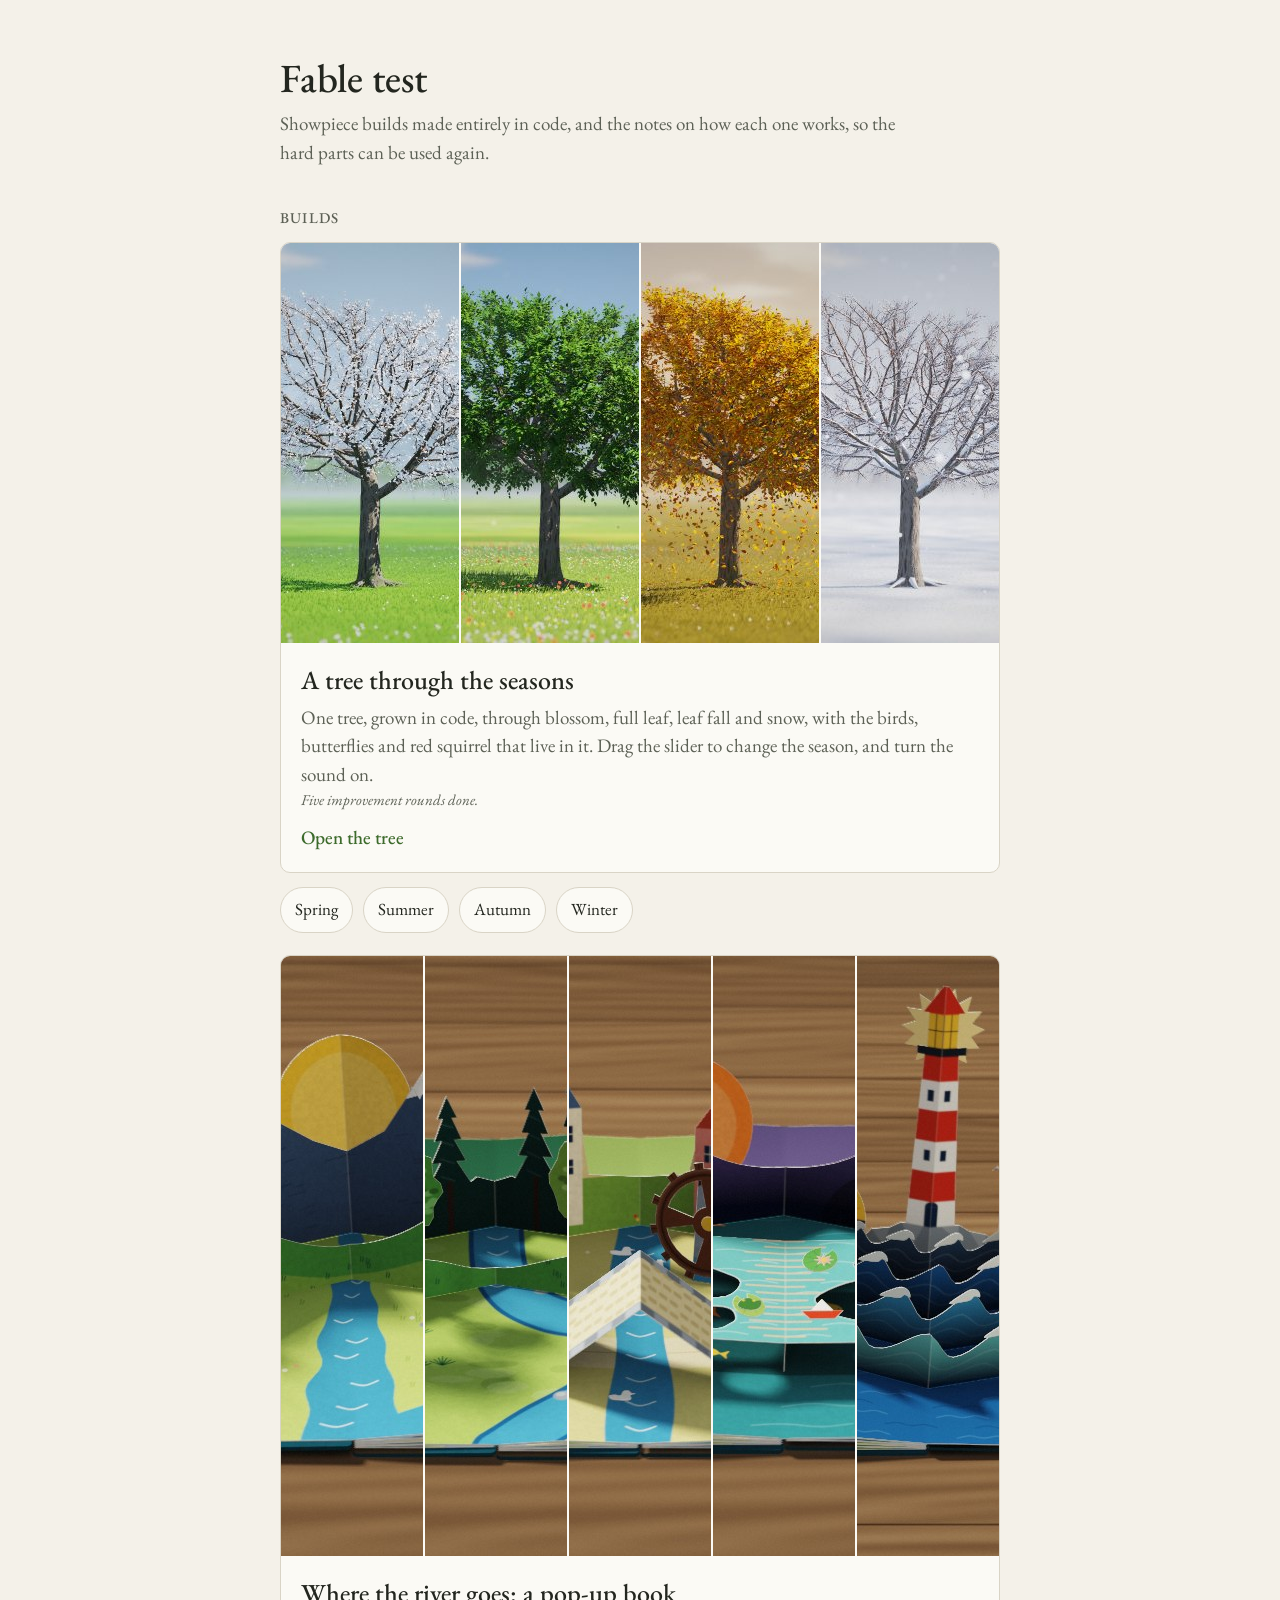
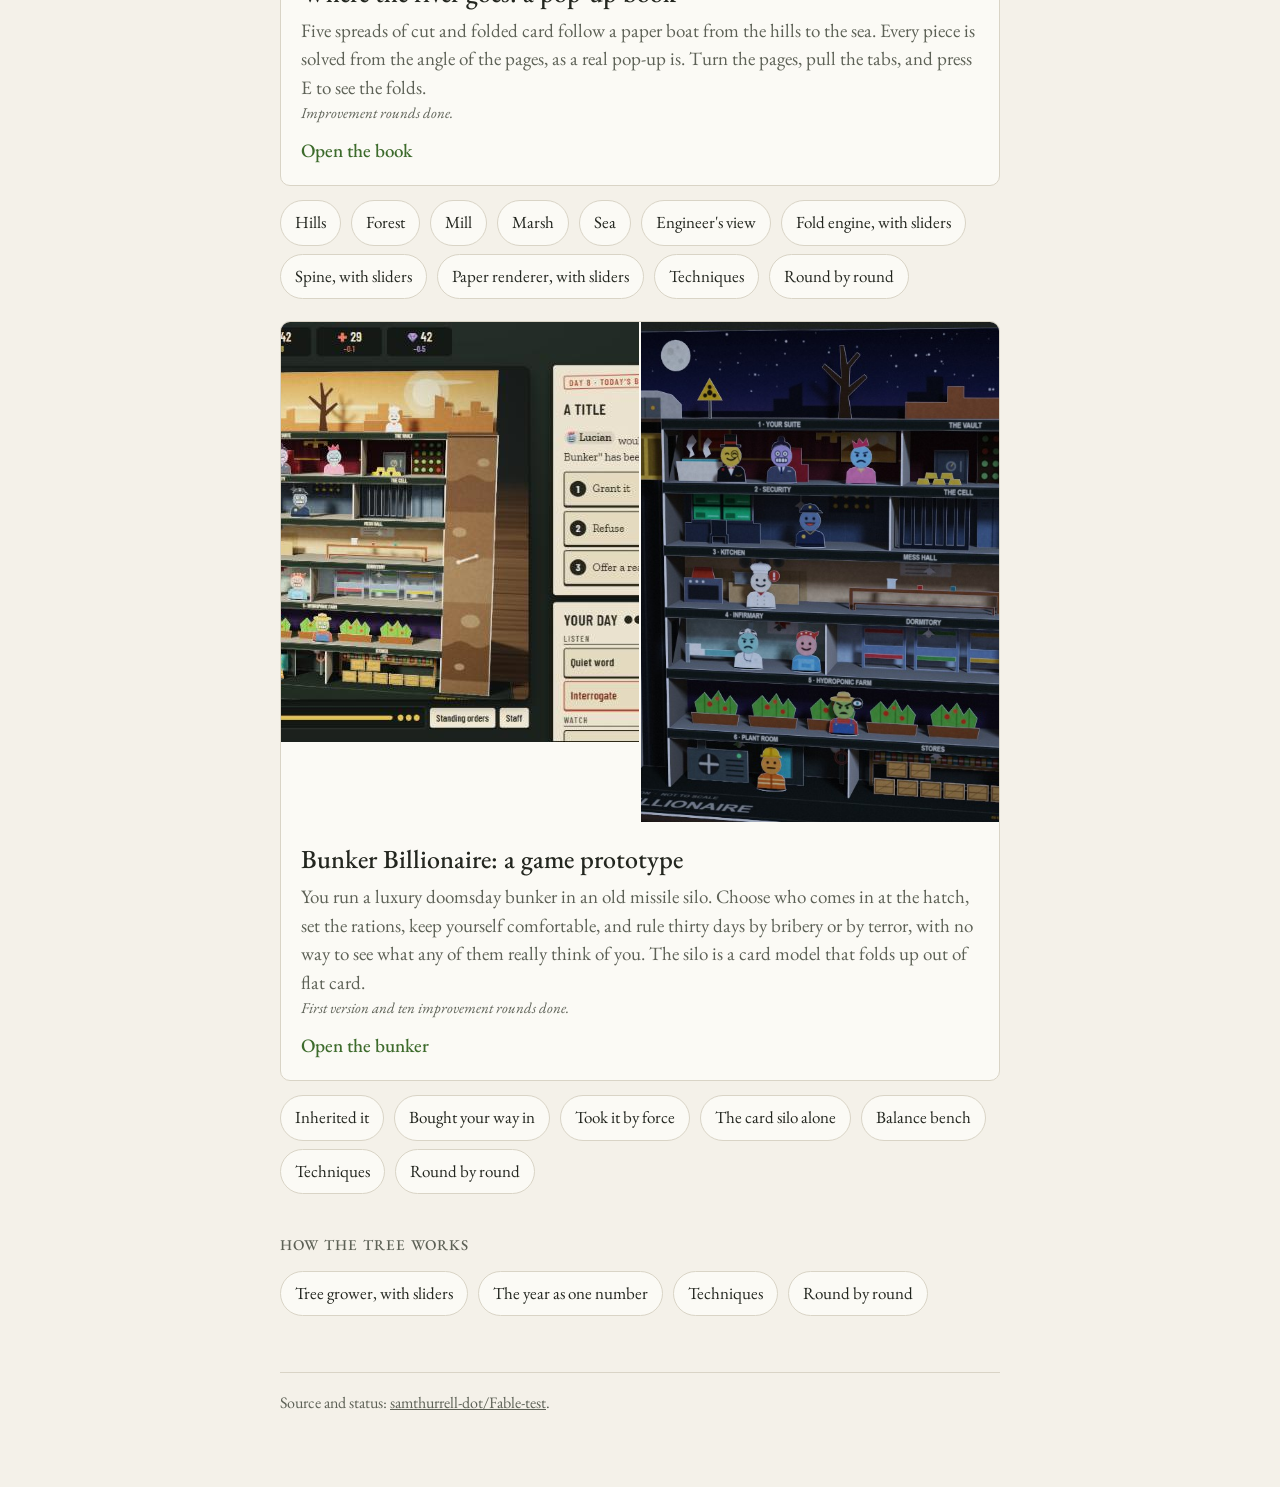
<file: index.html>
<!doctype html>
<html lang="en-GB">
<head>
<meta charset="utf-8">
<meta name="viewport" content="width=device-width, initial-scale=1">
<title>Fable test</title>
<meta name="description" content="Showpiece builds made in code, and the notes on how each one works.">
<meta property="og:type" content="website">
<meta property="og:title" content="Fable test: showpiece builds made in code">
<meta property="og:description" content="One tree, grown entirely in code, through blossom, full leaf, leaf fall and snow, with the life that lives in it.">
<meta property="og:image" content="https://samthurrell-dot.github.io/Fable-test/builds/13-tree-seasons/share/og.jpg">
<meta name="twitter:card" content="summary_large_image">
<link rel="preconnect" href="https://fonts.googleapis.com">
<link rel="preconnect" href="https://fonts.gstatic.com" crossorigin>
<link href="https://fonts.googleapis.com/css2?family=EB+Garamond:ital,wght@0,400;0,500;1,400&display=swap" rel="stylesheet">
<style>
  :root { --paper: #f4f1e9; --ink: #23261f; --soft: #5d6156; --line: #d9d4c6; --leaf: #3d6b2c; }
  * { box-sizing: border-box; }
  body { margin: 0; background: var(--paper); color: var(--ink); font: 19px/1.5 'EB Garamond', Georgia, 'Times New Roman', serif; -webkit-font-smoothing: antialiased; }
  main { max-width: 760px; margin: 0 auto; padding: 56px 20px 72px; }
  h1 { font-weight: 500; font-size: 40px; line-height: 1.1; margin: 0 0 10px; }
  .lede { color: var(--soft); margin: 0 0 40px; max-width: 34em; }
  h2 { font-weight: 500; font-size: 15px; letter-spacing: 0.08em; text-transform: uppercase; color: var(--soft); margin: 0 0 12px; }
  .build { display: block; border: 1px solid var(--line); border-radius: 10px; overflow: hidden; background: #fbfaf5; color: inherit; text-decoration: none; transition: border-color 0.15s, transform 0.15s; }
  .build:hover, .build:focus-visible { border-color: var(--leaf); transform: translateY(-1px); outline: none; }
  /* The same tree in the four seasons, side by side. */
  .year { display: grid; grid-template-columns: repeat(4, 1fr); gap: 2px; background: #fbfaf5; }
  .year img { display: block; width: 100%; aspect-ratio: 4 / 5; object-fit: cover; }
  .year.five { grid-template-columns: repeat(5, 1fr); }
  .year.two { grid-template-columns: repeat(2, 1fr); }
  .year.two img { aspect-ratio: 8 / 5; }
  .build > div:last-child { padding: 18px 20px 20px; }
  .build h3 { font-weight: 500; font-size: 26px; margin: 0 0 4px; }
  .build p { margin: 0; color: var(--soft); }
  .open { display: inline-block; margin-top: 12px; color: var(--leaf); font-weight: 500; }
  .state { font-size: 15px; font-style: italic; }
  ul { list-style: none; padding: 0; margin: 14px 0 0; display: flex; flex-wrap: wrap; gap: 8px 10px; }
  li a { display: inline-block; padding: 9px 14px; min-height: 44px; border: 1px solid var(--line); border-radius: 999px; color: var(--ink); text-decoration: none; font-size: 17px; background: #fbfaf5; }
  li a:hover, li a:focus-visible { border-color: var(--leaf); color: var(--leaf); outline: none; }
  section { margin-top: 40px; }
  footer { margin-top: 56px; padding-top: 18px; border-top: 1px solid var(--line); color: var(--soft); font-size: 16px; }
  footer a { color: inherit; }
  @media (max-width: 520px) { main { padding-top: 36px; } h1 { font-size: 32px; } body { font-size: 18px; } }
</style>
</head>
<body>
<main>
  <h1>Fable test</h1>
  <p class="lede">Showpiece builds made entirely in code, and the notes on how each one works, so the hard parts can be used again.</p>

  <h2>Builds</h2>
  <a class="build" href="builds/13-tree-seasons/">
    <div class="year" aria-hidden="true">
      <img src="builds/13-tree-seasons/share/spring.jpg" alt="" width="640" height="400" loading="lazy">
      <img src="builds/13-tree-seasons/share/summer.jpg" alt="" width="640" height="400" loading="lazy">
      <img src="builds/13-tree-seasons/share/autumn.jpg" alt="" width="640" height="400" loading="lazy">
      <img src="builds/13-tree-seasons/share/winter.jpg" alt="" width="640" height="400" loading="lazy">
    </div>
    <div>
      <h3>A tree through the seasons</h3>
      <p>One tree, grown in code, through blossom, full leaf, leaf fall and snow, with the birds, butterflies and red squirrel that live in it. Drag the slider to change the season, and turn the sound on.</p>
      <p class="state">Five improvement rounds done.</p>
      <span class="open">Open the tree</span>
    </div>
  </a>
  <ul aria-label="Go straight to a season">
    <li><a href="builds/13-tree-seasons/?season=spring">Spring</a></li>
    <li><a href="builds/13-tree-seasons/?season=summer">Summer</a></li>
    <li><a href="builds/13-tree-seasons/?season=autumn">Autumn</a></li>
    <li><a href="builds/13-tree-seasons/?season=winter">Winter</a></li>
  </ul>

  <a class="build" href="builds/15-popup-book/" style="margin-top: 22px">
    <div class="year five" aria-hidden="true">
      <img src="builds/15-popup-book/share/spread1.jpg" alt="" width="960" height="600" loading="lazy">
      <img src="builds/15-popup-book/share/spread2.jpg" alt="" width="960" height="600" loading="lazy">
      <img src="builds/15-popup-book/share/spread3.jpg" alt="" width="960" height="600" loading="lazy">
      <img src="builds/15-popup-book/share/spread4.jpg" alt="" width="960" height="600" loading="lazy">
      <img src="builds/15-popup-book/share/spread5.jpg" alt="" width="960" height="600" loading="lazy">
    </div>
    <div>
      <h3>Where the river goes: a pop-up book</h3>
      <p>Five spreads of cut and folded card follow a paper boat from the hills to the sea. Every piece is solved from the angle of the pages, as a real pop-up is. Turn the pages, pull the tabs, and press E to see the folds.</p>
      <p class="state">Improvement rounds done.</p>
      <span class="open">Open the book</span>
    </div>
  </a>
  <ul aria-label="Go straight to a spread, or see how it works">
    <li><a href="builds/15-popup-book/?turn=1">Hills</a></li>
    <li><a href="builds/15-popup-book/?turn=2">Forest</a></li>
    <li><a href="builds/15-popup-book/?turn=3">Mill</a></li>
    <li><a href="builds/15-popup-book/?turn=4">Marsh</a></li>
    <li><a href="builds/15-popup-book/?turn=5">Sea</a></li>
    <li><a href="builds/15-popup-book/?turn=3&amp;engineer=1">Engineer's view</a></li>
    <li><a href="builds/15-popup-book/demo/fold.html">Fold engine, with sliders</a></li>
    <li><a href="builds/15-popup-book/demo/spine.html">Spine, with sliders</a></li>
    <li><a href="builds/15-popup-book/demo/paper.html">Paper renderer, with sliders</a></li>
    <li><a href="https://github.com/samthurrell-dot/Fable-test/blob/main/builds/15-popup-book/TECHNIQUES.md">Techniques</a></li>
    <li><a href="https://github.com/samthurrell-dot/Fable-test/blob/main/builds/15-popup-book/ROUNDS.md">Round by round</a></li>
  </ul>

  <a class="build" href="builds/16-bunker-billionaire/" style="margin-top: 22px">
    <div class="year two" aria-hidden="true">
      <img src="builds/16-bunker-billionaire/share/og.jpg" alt="" width="800" height="420" loading="lazy">
      <img src="builds/16-bunker-billionaire/share/night.jpg" alt="" width="800" height="500" loading="lazy">
    </div>
    <div>
      <h3>Bunker Billionaire: a game prototype</h3>
      <p>You run a luxury doomsday bunker in an old missile silo. Choose who comes in at the hatch, set the rations, keep yourself comfortable, and rule thirty days by bribery or by terror, with no way to see what any of them really think of you. The silo is a card model that folds up out of flat card.</p>
      <p class="state">First version and ten improvement rounds done.</p>
      <span class="open">Open the bunker</span>
    </div>
  </a>
  <ul aria-label="Go straight to a start, or see how it works">
    <li><a href="builds/16-bunker-billionaire/?card=inherited">Inherited it</a></li>
    <li><a href="builds/16-bunker-billionaire/?card=bought">Bought your way in</a></li>
    <li><a href="builds/16-bunker-billionaire/?card=force">Took it by force</a></li>
    <li><a href="builds/16-bunker-billionaire/demo/diorama.html">The card silo alone</a></li>
    <li><a href="builds/16-bunker-billionaire/demo/balance.html">Balance bench</a></li>
    <li><a href="https://github.com/samthurrell-dot/Fable-test/blob/main/builds/16-bunker-billionaire/TECHNIQUES.md">Techniques</a></li>
    <li><a href="https://github.com/samthurrell-dot/Fable-test/blob/main/builds/16-bunker-billionaire/ROUNDS.md">Round by round</a></li>
  </ul>

  <section>
    <h2>How the tree works</h2>
    <ul>
      <li><a href="builds/13-tree-seasons/demo/tree.html">Tree grower, with sliders</a></li>
      <li><a href="builds/13-tree-seasons/demo/seasons.html">The year as one number</a></li>
      <li><a href="https://github.com/samthurrell-dot/Fable-test/blob/main/builds/13-tree-seasons/TECHNIQUES.md">Techniques</a></li>
      <li><a href="https://github.com/samthurrell-dot/Fable-test/blob/main/builds/13-tree-seasons/ROUNDS.md">Round by round</a></li>
    </ul>
  </section>

  <footer>
    Source and status: <a href="https://github.com/samthurrell-dot/Fable-test">samthurrell-dot/Fable-test</a>.
  </footer>
</main>
</body>
</html>
</file>
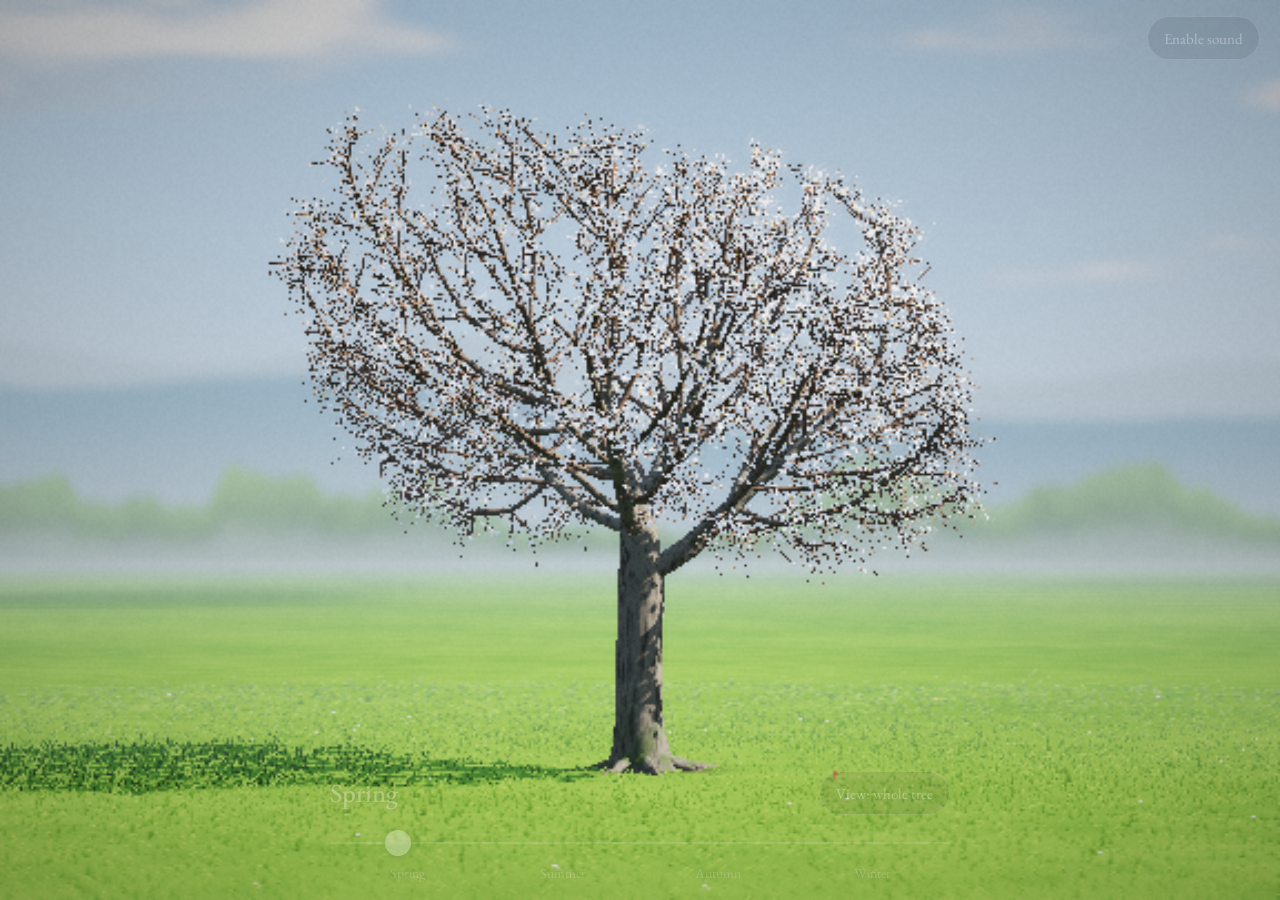
<file: builds/13-tree-seasons/index.html>
<!doctype html>
<html lang="en-GB">
<head>
<meta charset="utf-8">
<meta name="viewport" content="width=device-width, initial-scale=1, viewport-fit=cover">
<title>A tree through the seasons</title>
<meta name="description" content="One tree, grown entirely in code, through blossom, full leaf, leaf fall and snow, with the birds, butterflies and red squirrel that live in it.">
<meta name="theme-color" content="#5c7f3a">
<meta property="og:type" content="website">
<meta property="og:title" content="A tree through the seasons">
<meta property="og:description" content="One tree, grown entirely in code, through blossom, full leaf, leaf fall and snow, with the life that lives in it. Drag the slider to change the season.">
<meta property="og:image" content="https://samthurrell-dot.github.io/Fable-test/builds/13-tree-seasons/share/og.jpg">
<meta property="og:image:width" content="1200">
<meta property="og:image:height" content="630">
<meta name="twitter:card" content="summary_large_image">
<link rel="icon" href="data:image/svg+xml,%3Csvg xmlns='http://www.w3.org/2000/svg' viewBox='0 0 32 32'%3E%3Crect width='32' height='32' rx='7' fill='%23dfe9d2'/%3E%3Cpath d='M15 28v-9h2v9z' fill='%235b4332'/%3E%3Ccircle cx='16' cy='13' r='9' fill='%233d7a2c'/%3E%3Ccircle cx='12' cy='11' r='4' fill='%234f9638'/%3E%3C/svg%3E">
<link rel="modulepreload" href="src/main.js">
<link rel="modulepreload" href="src/scene.js">
<link rel="modulepreload" href="src/shaders.js">
<link rel="modulepreload" href="src/sound.js">
<link rel="modulepreload" href="src/wildlife.js">
<link rel="modulepreload" href="engine/life.js">
<link rel="modulepreload" href="engine/squirrel.js">
<link rel="modulepreload" href="engine/tree.js">
<link rel="modulepreload" href="engine/seasons.js">
<link rel="modulepreload" href="engine/glkit.js">
<link rel="modulepreload" href="engine/mat4.js">
<link rel="preconnect" href="https://fonts.googleapis.com">
<link rel="preconnect" href="https://fonts.gstatic.com" crossorigin>
<link href="https://fonts.googleapis.com/css2?family=EB+Garamond:ital,wght@0,400;0,500;1,400&display=swap" rel="stylesheet">
<style>
  :root { --ink: rgba(255, 255, 255, 0.92); --soft: rgba(255, 255, 255, 0.68); --line: rgba(255, 255, 255, 0.38); }
  * { box-sizing: border-box; }
  html, body { margin: 0; height: 100%; overflow: hidden; background: linear-gradient(#8aa0b6 0%, #b9c6cf 55%, #7f9a55 56%, #6f8b45 100%); }
  body { font-family: 'EB Garamond', Georgia, 'Times New Roman', serif; color: var(--ink); -webkit-font-smoothing: antialiased; }
  #scene { position: fixed; inset: 0; width: 100%; height: 100%; display: block; touch-action: none; cursor: grab; opacity: 0; transition: opacity 1.4s ease; }
  .ready #scene { opacity: 1; }
  /* After a few still seconds the words step back and leave the picture. Any movement brings them back. */
  header, #sound, .dock { transition: opacity 0.8s ease; }
  .idle header { opacity: 0; }
  .idle #sound, .idle .dock { opacity: 0.32; }
  @media (prefers-reduced-motion: reduce) { #scene, header, #sound, .dock { transition: none; } }
  #scene:active { cursor: grabbing; }
  .shade { text-shadow: 0 1px 10px rgba(0, 0, 0, 0.35), 0 0 2px rgba(0, 0, 0, 0.25); }
  header { position: fixed; left: max(20px, env(safe-area-inset-left)); top: max(16px, env(safe-area-inset-top)); pointer-events: none; max-width: min(70vw, 420px); }
  h1 { margin: 0; font-weight: 500; font-size: 22px; letter-spacing: 0.01em; }
  header p { margin: 4px 0 0; font-size: 15px; font-style: italic; color: var(--soft); line-height: 1.3; }
  button { font: inherit; font-size: 15px; color: var(--ink); background: rgba(20, 28, 34, 0.28); border: 1px solid var(--line);
    border-radius: 999px; padding: 9px 16px; min-height: 44px; cursor: pointer; backdrop-filter: blur(6px); -webkit-backdrop-filter: blur(6px); }
  button:hover, button:focus-visible { background: rgba(20, 28, 34, 0.45); outline: none; border-color: rgba(255, 255, 255, 0.7); }
  #sound { position: fixed; right: max(20px, env(safe-area-inset-right)); top: max(16px, env(safe-area-inset-top)); }
  .dock { position: fixed; left: 50%; transform: translateX(-50%); bottom: max(18px, env(safe-area-inset-bottom)); width: min(620px, calc(100vw - 32px));
    display: grid; grid-template-columns: 1fr auto; gap: 6px 14px; align-items: center; }
  #season-name { grid-column: 1; font-size: 26px; font-weight: 500; line-height: 1; }
  #view { grid-column: 2; grid-row: 1; }
  .track { grid-column: 1 / -1; }
  input[type=range] { -webkit-appearance: none; appearance: none; width: 100%; height: 44px; margin: 0; background: transparent; cursor: pointer; touch-action: none; }
  input[type=range]::-webkit-slider-runnable-track { height: 2px; background: var(--line); }
  input[type=range]::-moz-range-track { height: 2px; background: var(--line); }
  input[type=range]::-webkit-slider-thumb { -webkit-appearance: none; width: 26px; height: 26px; margin-top: -12px; border-radius: 50%;
    background: rgba(255, 255, 255, 0.95); border: 0; box-shadow: 0 1px 8px rgba(0, 0, 0, 0.35); }
  input[type=range]::-moz-range-thumb { width: 26px; height: 26px; border-radius: 50%; background: rgba(255, 255, 255, 0.95); border: 0; box-shadow: 0 1px 8px rgba(0, 0, 0, 0.35); }
  input[type=range]:focus-visible::-webkit-slider-thumb { box-shadow: 0 0 0 4px rgba(255, 255, 255, 0.35); }
  .ticks { display: grid; grid-template-columns: repeat(4, 1fr); font-size: 14px; color: var(--soft); text-align: center; margin-top: -6px; }
  #stats { position: fixed; left: 20px; top: 84px; font: 12px/1.4 ui-monospace, Consolas, monospace; color: var(--ink); }
  #loading { position: fixed; left: 0; right: 0; top: 44%; text-align: center; font-size: 20px; font-style: italic; pointer-events: none; }
  #error { position: fixed; inset: 0; display: grid; place-items: center; padding: 24px; text-align: center; font-size: 18px; background: #26323a; }
  [hidden] { display: none !important; }
  @media (max-width: 520px) {
    h1 { font-size: 19px; } header p { font-size: 14px; max-width: 58vw; }
    #season-name { font-size: 22px; }
    button { padding: 8px 13px; font-size: 14px; }
  }
</style>
</head>
<body>
<canvas id="scene" aria-label="A tree in a meadow, changing through the four seasons"></canvas>
<header class="shade">
  <h1>A tree through the seasons</h1>
  <p>Drag the slider to change the season. Drag the picture to look around.</p>
</header>
<button id="sound" type="button" aria-pressed="false">Enable sound</button>
<div class="dock shade">
  <div id="season-name" aria-live="polite">Spring</div>
  <button id="view" type="button">View: whole tree</button>
  <div class="track">
    <input id="year" type="range" min="0" max="1000" step="1" value="105" aria-label="Time of year">
    <div class="ticks" aria-hidden="true"><span>Spring</span><span>Summer</span><span>Autumn</span><span>Winter</span></div>
  </div>
</div>
<div id="loading" class="shade" role="status">Growing the tree…</div>
<div id="stats" class="shade" hidden></div>
<div id="error" hidden></div>
<script type="module" src="src/main.js"></script>
</body>
</html>
</file>
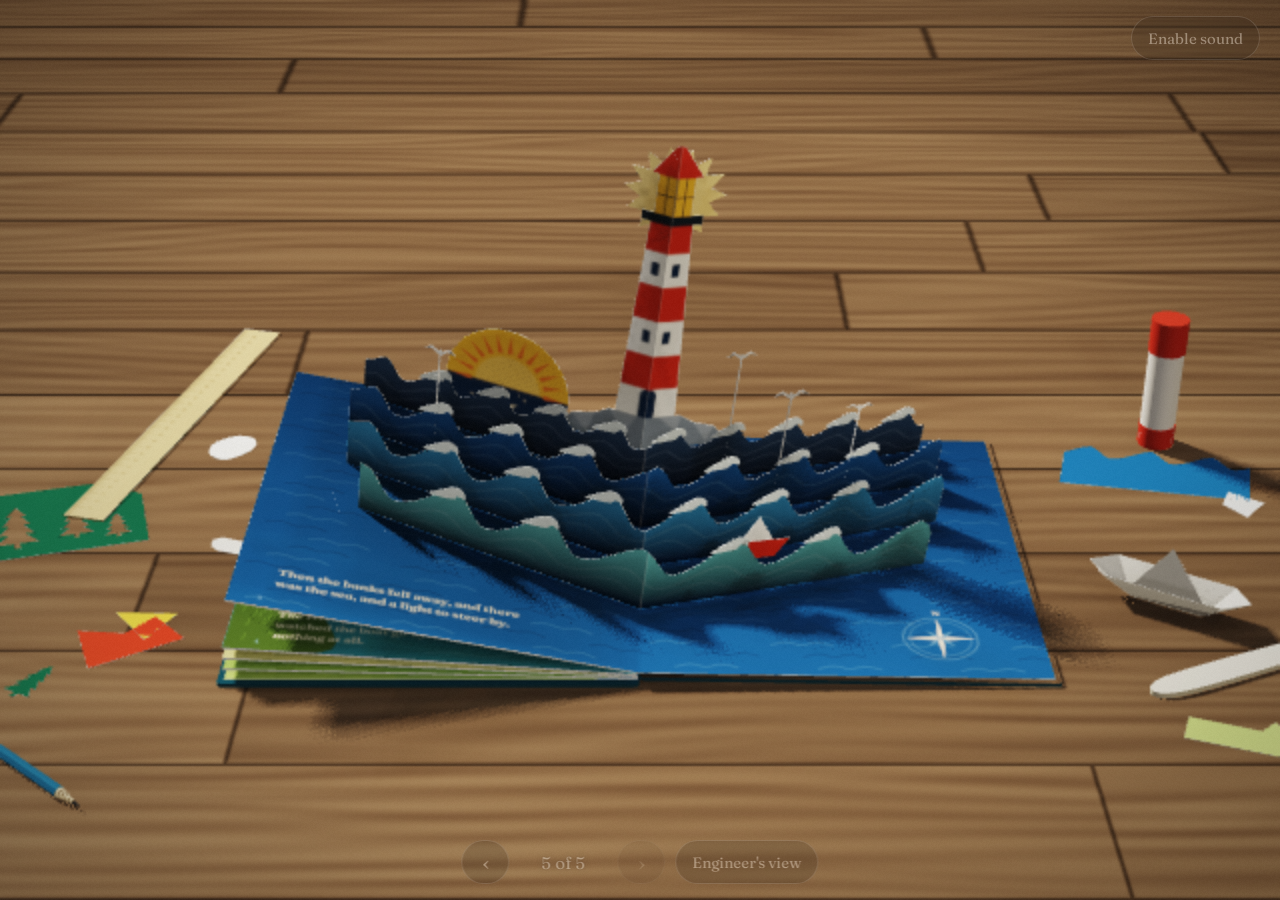
<file: builds/15-popup-book/index.html>
<!doctype html>
<html lang="en-GB">
<head>
<meta charset="utf-8">
<meta name="viewport" content="width=device-width, initial-scale=1, viewport-fit=cover">
<title>Where the river goes: a pop-up book</title>
<meta name="description" content="A pop-up book made in code. Five spreads of cut and folded card follow a paper boat from the hills to the sea. Turn the pages, pull the tabs, and look at how each fold works.">
<meta name="theme-color" content="#2a1d14">
<meta property="og:type" content="website">
<meta property="og:title" content="Where the river goes: a pop-up book">
<meta property="og:description" content="Five spreads of cut and folded card follow a paper boat from the hills to the sea. Turn the pages, pull the tabs, and look at how each fold works.">
<meta property="og:image" content="https://samthurrell-dot.github.io/Fable-test/builds/15-popup-book/share/og.jpg">
<meta property="og:image:width" content="1200">
<meta property="og:image:height" content="630">
<meta name="twitter:card" content="summary_large_image">
<link rel="icon" href="data:image/svg+xml,%3Csvg xmlns='http://www.w3.org/2000/svg' viewBox='0 0 32 32'%3E%3Crect width='32' height='32' rx='7' fill='%231f4f5c'/%3E%3Cpath d='M6 19h20l-4 6H10z' fill='%23d6452f'/%3E%3Cpath d='M10 19h12l-6-11z' fill='%23fbfaf5'/%3E%3C/svg%3E">
<link rel="modulepreload" href="src/main.js">
<link rel="modulepreload" href="src/book.js">
<link rel="modulepreload" href="src/art.js">
<link rel="modulepreload" href="src/sound.js">
<link rel="modulepreload" href="src/engineer.js">
<link rel="modulepreload" href="src/story.js">
<link rel="modulepreload" href="engine/fold.js">
<link rel="modulepreload" href="engine/spine.js">
<link rel="modulepreload" href="engine/cardmesh.js">
<link rel="modulepreload" href="engine/atlas.js">
<link rel="modulepreload" href="engine/paperlight.js">
<link rel="modulepreload" href="engine/papershaders.js">
<link rel="modulepreload" href="engine/glkit.js">
<link rel="modulepreload" href="engine/mat4.js">
<link rel="preconnect" href="https://fonts.googleapis.com">
<link rel="preconnect" href="https://fonts.gstatic.com" crossorigin>
<link href="https://fonts.googleapis.com/css2?family=Fraunces:ital,opsz,wght@0,9..144,500;0,9..144,600;1,9..144,500;1,9..144,600&display=swap" rel="stylesheet">
<style>
  :root { --ink: rgba(255, 250, 240, 0.94); --soft: rgba(255, 250, 240, 0.7); --line: rgba(255, 250, 240, 0.34); --pad: rgba(30, 21, 15, 0.42); }
  * { box-sizing: border-box; }
  html, body { margin: 0; height: 100%; overflow: hidden; background: #2a1d14; }
  body { font-family: 'Fraunces', 'Iowan Old Style', Georgia, serif; color: var(--ink); -webkit-font-smoothing: antialiased; }
  #scene, #overlay { position: fixed; inset: 0; width: 100%; height: 100%; display: block; }
  #scene { touch-action: none; cursor: move; opacity: 0; transition: opacity 1.2s ease; }
  .ready #scene { opacity: 1; }
  #overlay { pointer-events: none; }
  header, .dock, #sound, #caption, #legend { transition: opacity 0.8s ease; }
  .idle header { opacity: 0; }
  .idle .dock, .idle #sound { opacity: 0.4; }
  @media (prefers-reduced-motion: reduce) { #scene, header, .dock, #sound, #caption { transition: none; } }
  .shade { text-shadow: 0 1px 10px rgba(0, 0, 0, 0.5), 0 0 2px rgba(0, 0, 0, 0.4); }
  header { position: fixed; left: max(20px, env(safe-area-inset-left)); top: max(16px, env(safe-area-inset-top)); pointer-events: none; max-width: min(72vw, 460px); }
  h1 { margin: 0; font-weight: 600; font-size: 22px; letter-spacing: 0.005em; }
  header p { margin: 4px 0 0; font-size: 15px; font-style: italic; color: var(--soft); line-height: 1.3; }
  button { font: inherit; font-size: 15px; white-space: nowrap; color: var(--ink); background: var(--pad); border: 1px solid var(--line); border-radius: 999px;
    padding: 9px 16px; min-height: 44px; min-width: 44px; cursor: pointer; backdrop-filter: blur(6px); -webkit-backdrop-filter: blur(6px); }
  button:hover, button:focus-visible { background: rgba(30, 21, 15, 0.62); outline: none; border-color: rgba(255, 250, 240, 0.75); }
  button:disabled { opacity: 0.35; cursor: default; }
  #sound { position: fixed; right: max(20px, env(safe-area-inset-right)); top: max(16px, env(safe-area-inset-top)); }
  .dock { position: fixed; left: 50%; transform: translateX(-50%); bottom: max(16px, env(safe-area-inset-bottom)); display: flex; gap: 10px; align-items: center; }
  .dock .arrow { width: 48px; padding: 0; font-size: 22px; line-height: 1; }
  #count { min-width: 5.2em; text-align: center; font-size: 17px; }
  #caption { display: none; position: fixed; left: 18px; right: 18px; bottom: calc(max(16px, env(safe-area-inset-bottom)) + 62px); text-align: center; font-size: 17px; line-height: 1.35; }
  #legend { position: fixed; left: max(20px, env(safe-area-inset-left)); bottom: max(18px, env(safe-area-inset-bottom)); font: 13px/1.5 ui-sans-serif, system-ui, 'Segoe UI', sans-serif;
    background: rgba(250, 248, 240, 0.94); color: #16212b; padding: 10px 14px; border-radius: 10px; max-width: 280px; }
  #legend b { display: block; margin-bottom: 4px; }
  #legend i { display: inline-block; width: 34px; height: 0; margin-right: 8px; vertical-align: middle; border-top: 3px dashed; }
  #legend .v { border-color: #1668c7; } #legend .m { border-color: #d2372b; border-top-style: double; border-top-width: 4px; } #legend .g { border-color: #0d8f86; border-top-style: dotted; }
  #legend .t { display: inline-block; width: 34px; height: 10px; margin-right: 8px; vertical-align: middle; background: rgba(20, 150, 170, 0.45); }
  #stats { position: fixed; left: 20px; top: 84px; font: 12px/1.4 ui-monospace, Consolas, monospace; color: var(--ink); }
  #loading { position: fixed; left: 0; right: 0; top: 44%; text-align: center; font-size: 20px; font-style: italic; pointer-events: none; }
  #error { position: fixed; inset: 0; display: grid; place-items: center; padding: 24px; text-align: center; font-size: 18px; background: #2a1d14; }
  [hidden] { display: none !important; }
  @media (max-width: 700px) {
    h1 { font-size: 19px; } header { max-width: calc(100vw - 172px); } header p { font-size: 14px; }
    button { padding: 8px 13px; font-size: 14px; }
    #caption { display: block; }
    #legend { left: 12px; right: 12px; max-width: none; bottom: calc(max(16px, env(safe-area-inset-bottom)) + 64px); }
    .engineer #caption { display: none; }
  }
</style>
</head>
<body>
<canvas id="scene" aria-label="A pop-up book lying open on a wooden table"></canvas>
<canvas id="overlay" aria-hidden="true"></canvas>
<header class="shade">
  <h1>Where the river goes</h1>
  <p id="hint">Drag a page by its outer edge to turn it. Pull the tabs. Press E for the engineer's view.</p>
</header>
<button id="sound" type="button" aria-pressed="false">Enable sound</button>
<p id="caption" class="shade" aria-live="polite"></p>
<div id="legend" hidden>
  <b id="legend-count"></b>
  <div><i class="v"></i>valley fold</div>
  <div><i class="m"></i>mountain fold</div>
  <div><i class="g"></i>glue line</div>
  <div><span class="t"></span>glue tab</div>
</div>
<div class="dock shade">
  <button id="prev" class="arrow" type="button" aria-label="Turn back a page">&#8249;</button>
  <span id="count">Cover</span>
  <button id="next" class="arrow" type="button" aria-label="Turn to the next page">&#8250;</button>
  <button id="engineer" type="button" aria-pressed="false">Engineer's view</button>
</div>
<div id="loading" class="shade" role="status">Cutting the card…</div>
<div id="stats" class="shade" hidden></div>
<div id="error" hidden></div>
<script type="module" src="src/main.js"></script>
</body>
</html>
</file>
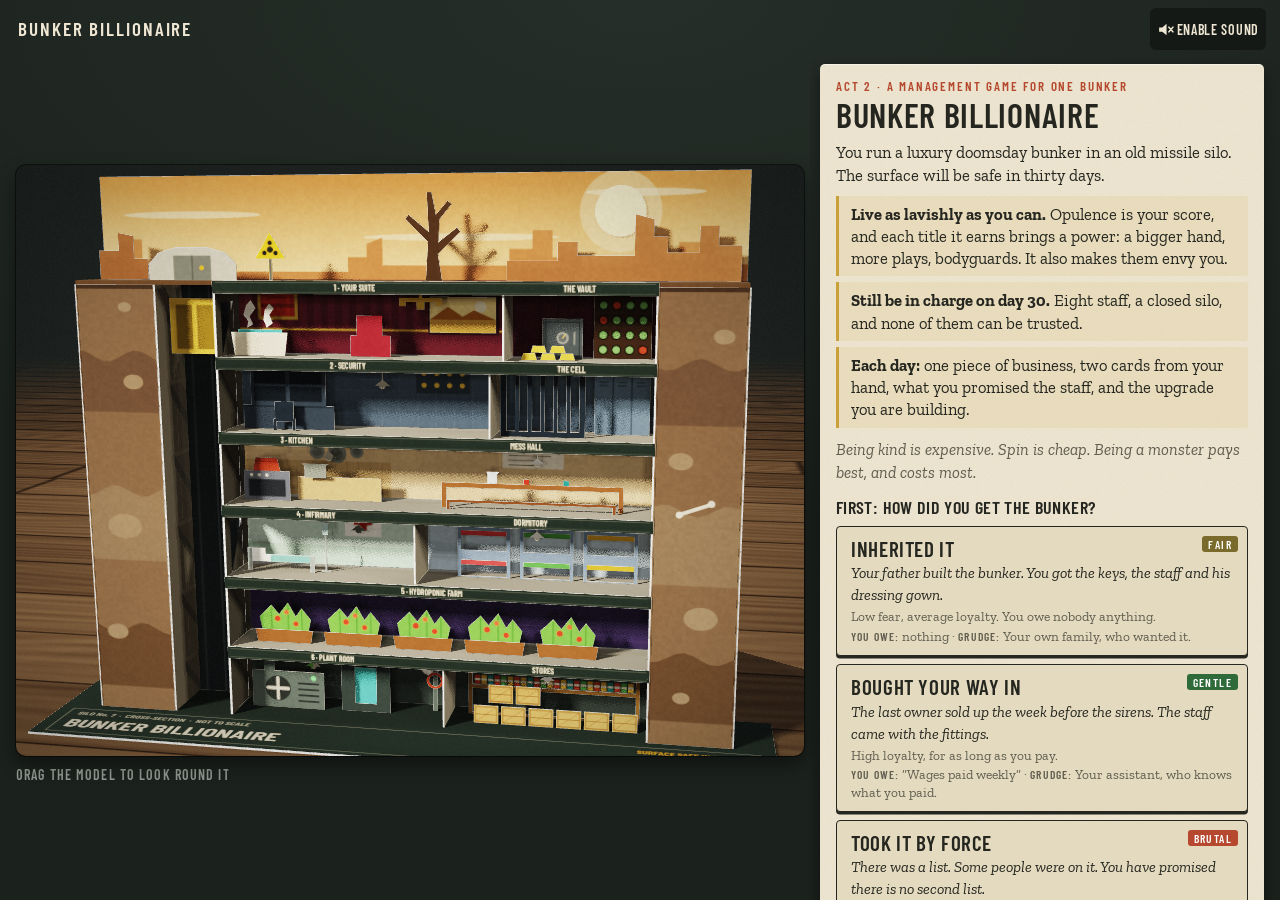
<file: builds/16-bunker-billionaire/index.html>
<!doctype html>
<html lang="en-GB">
<head>
<meta charset="utf-8">
<meta name="viewport" content="width=device-width, initial-scale=1, viewport-fit=cover">
<title>Bunker Billionaire</title>
<meta name="description" content="You run a luxury doomsday bunker in an old missile silo. Keep the place running, keep yourself comfortable, and stop your staff from overthrowing you.">
<meta name="theme-color" content="#1b211d">
<meta property="og:type" content="website">
<meta property="og:title" content="Bunker Billionaire">
<meta property="og:description" content="A dark comedy management game. Thirty days in a missile silo with eight staff, a hot tub and no idea what any of them really think of you. Being kind is expensive. Being a monster is restful.">
<meta property="og:image" content="https://samthurrell-dot.github.io/Fable-test/builds/16-bunker-billionaire/share/og.jpg">
<meta name="twitter:card" content="summary_large_image">
<link rel="icon" href="data:image/svg+xml,%3Csvg xmlns='http://www.w3.org/2000/svg' viewBox='0 0 32 36'%3E%3Ccircle cx='16' cy='23' r='11.2' fill='%23e8c352'/%3E%3Crect x='9.5' y='.8' width='13' height='11.5' rx='1' fill='%2325261f'/%3E%3Crect x='9.5' y='8.4' width='13' height='2.6' fill='%23b5482e'/%3E%3Crect x='5' y='11.6' width='22' height='2.6' rx='1.3' fill='%2325261f'/%3E%3Cpath d='M12 26q5 3.500 9-1' fill='none' stroke='%2325261f' stroke-width='1.700' stroke-linecap='round'/%3E%3C/svg%3E">
<link rel="preconnect" href="https://fonts.googleapis.com">
<link rel="preconnect" href="https://fonts.gstatic.com" crossorigin>
<link href="https://fonts.googleapis.com/css2?family=Barlow+Condensed:wght@500;600&family=Zilla+Slab:ital,wght@0,400;0,600;1,400&display=swap" rel="stylesheet">
<link rel="stylesheet" href="src/style.css">
</head>
<body>
<div id="app" data-phase="title">
  <header id="bar"></header>
  <div id="top"><section id="silo" aria-label="The silo"></section><div id="strip"></div></div>
  <main id="desk" aria-live="polite"></main>
  <div id="sheet" hidden><div id="sheet-box" role="dialog" aria-modal="true"><button type="button" class="x" data-act="close" aria-label="Close">×</button><div id="sheet-body"></div></div></div>
</div>
<noscript><p style="color:#efe7d3;padding:20px;font-family:Georgia,serif">Bunker Billionaire needs JavaScript to run.</p></noscript>
<script type="module" src="src/ui/main.js"></script>
</body>
</html>
</file>
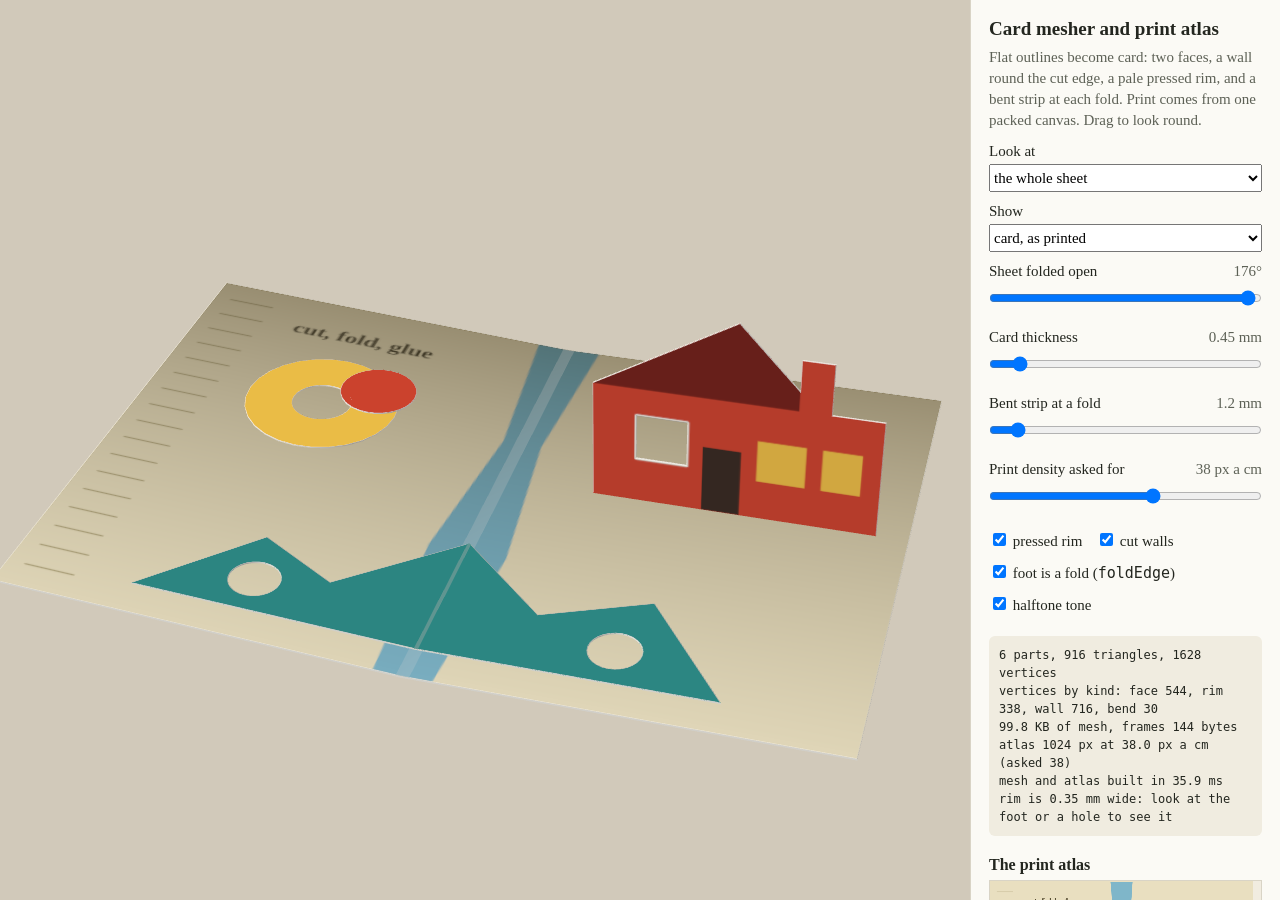
<file: knowledge/card-mesh-atlas/demo.html>
<!doctype html>
<html lang="en-GB">
<head>
<meta charset="utf-8">
<meta name="viewport" content="width=device-width, initial-scale=1">
<title>Card mesher and print atlas: cut edges, pressed rims and bent folds</title>
<style>
  * { box-sizing: border-box; }
  html, body { margin: 0; height: 100%; background: #e9e5da; color: #23261f; font: 15px/1.4 Georgia, 'Times New Roman', serif; }
  body { display: grid; grid-template-columns: 1fr 310px; }
  #c { width: 100%; height: 100%; display: block; touch-action: none; cursor: grab; min-height: 0; }
  aside { padding: 16px 18px; overflow: auto; border-left: 1px solid #d9d4c6; background: #fbfaf5; }
  h1 { font-size: 19px; margin: 0 0 4px; font-weight: 600; }
  h2 { font-size: 16px; margin: 18px 0 4px; font-weight: 600; }
  p { margin: 0 0 10px; color: #5d6156; }
  label { display: block; margin: 9px 0 0; }
  label span { float: right; font-variant-numeric: tabular-nums; color: #5d6156; }
  input[type=range], select { width: 100%; margin: 2px 0 0; min-height: 28px; font: inherit; }
  fieldset { border: 0; padding: 0; margin: 10px 0 0; }
  fieldset label { display: inline-block; margin: 4px 10px 0 0; min-height: 28px; }
  pre { font: 12px/1.5 ui-monospace, Consolas, monospace; background: #f0ece0; padding: 10px; border-radius: 6px; white-space: pre-wrap; margin: 14px 0 0; }
  .key i { display: inline-block; width: 12px; height: 12px; border-radius: 2px; margin: 0 4px 0 10px; vertical-align: -1px; }
  #atlas canvas { width: 100%; height: auto; display: block; border: 1px solid #d9d4c6; }
  @media (max-width: 720px) {
    html, body { height: auto; }
    body { display: block; }
    #c { height: 56vh; }
    aside { border-left: 0; border-top: 1px solid #d9d4c6; }
  }
</style>
</head>
<body>
<canvas id="c" aria-label="Pieces of cut and folded card on a folded sheet"></canvas>
<aside>
  <h1>Card mesher and print atlas</h1>
  <p>Flat outlines become card: two faces, a wall round the cut edge, a pale pressed rim, and a bent strip at each fold. Print comes from one packed canvas. Drag to look round.</p>
  <label>Look at
    <select id="look">
      <option value="whole">the whole sheet</option>
      <option value="foot">the foot of the standing piece</option>
      <option value="crease">the bent fold</option>
      <option value="hole">a cut hole and layers</option>
    </select>
  </label>
  <label>Show
    <select id="show">
      <option value="card">card, as printed</option>
      <option value="kinds">what each triangle is</option>
    </select>
  </label>
  <p class="key" id="key" hidden><i style="background:#cfc9ba;margin-left:0"></i>face<i style="background:#ee7a1c"></i>rim<i style="background:#2f76c9"></i>wall<i style="background:#2fa35a"></i>bend</p>
  <label>Sheet folded open <span id="v-open"></span><input id="open" type="range" min="95" max="178" value="150"></label>
  <label>Card thickness <span id="v-thick"></span><input id="thick" type="range" min="0.02" max="0.3" value="0.045" step="0.005"></label>
  <label>Bent strip at a fold <span id="v-bend"></span><input id="bend" type="range" min="0.04" max="1" value="0.12" step="0.02"></label>
  <label>Print density asked for <span id="v-dens"></span><input id="dens" type="range" min="4" max="60" value="38"></label>
  <fieldset>
    <label><input type="checkbox" id="on-rim" checked> pressed rim</label>
    <label><input type="checkbox" id="on-wall" checked> cut walls</label>
    <label><input type="checkbox" id="on-fold" checked> foot is a fold (<code>foldEdge</code>)</label>
    <label><input type="checkbox" id="on-screen" checked> halftone tone</label>
  </fieldset>
  <pre id="report"></pre>
  <h2>The print atlas</h2>
  <div id="atlas"></div>
</aside>
<script type="module">
import { CardMesh, KIND, RIM_WIDTH } from './engine/cardmesh.js';
import { buildAtlas } from './engine/atlas.js';

const $ = (id) => document.getElementById(id);
const canvas = $('c');
const gl = canvas.getContext('webgl2', { antialias: true, alpha: false });
if (!gl) { $('report').textContent = 'WebGL2 is not available in this browser.'; throw new Error('WebGL2 is not available.'); }
const DEG = Math.PI / 180;

// --- The smallest shader that honours every field of the mesh --------------------------------------
// The vertex shader is the first half of CARD_VS in the paper renderer: read the frame, place the
// vertex, and bend the strip at a fold as a curve from one panel to the other.
const VS = `#version 300 es
precision highp float;
layout(location = 0) in vec4 a_pos;      // xyz in the frame; w: -1 rigid, else 0..1 across a crease
layout(location = 1) in vec3 a_nrm;
layout(location = 2) in vec2 a_uv;       // into the print atlas; x < 0: no print
layout(location = 3) in vec2 a_frames;   // frame A, frame B (rows of the frame texture)
layout(location = 4) in float a_mat;
layout(location = 5) in vec4 a_col;      // rgb sRGB, a: kind / 255
layout(location = 6) in vec4 a_ink;      // rgb sRGB, a: halftone density
uniform highp sampler2D u_frames;
uniform mat4 u_viewProj;
out vec3 v_nrm; out vec2 v_local; out vec2 v_uv; out vec3 v_col; out vec4 v_ink; out float v_kind;

void readFrame(float id, out vec3 o, out vec3 x, out vec3 y) {
  int i = int(id + 0.5);
  o = texelFetch(u_frames, ivec2(0, i), 0).xyz;
  x = texelFetch(u_frames, ivec2(1, i), 0).xyz;
  y = texelFetch(u_frames, ivec2(2, i), 0).xyz;
}

void main() {
  vec3 o, x, y;
  readFrame(a_frames.x, o, x, y);
  vec3 n = cross(x, y);
  vec3 wp, wn;
  if (a_pos.w < 0.0) {
    wp = o + x * a_pos.x + y * a_pos.y + n * a_pos.z;
    wn = x * a_nrm.x + y * a_nrm.y + n * a_nrm.z;
    v_local = a_pos.xy;
  } else {
    vec3 o2, x2, y2;
    readFrame(a_frames.y, o2, x2, y2);
    vec3 n2 = cross(x2, y2);
    float u = a_pos.w, h = a_pos.x;
    vec3 pa = o - x * h + y * a_pos.y;
    vec3 pc = o + y * a_pos.y;
    vec3 pb = o2 + x2 * h + y2 * a_pos.y;
    vec3 c = pa * (1.0 - u) * (1.0 - u) + pc * 2.0 * u * (1.0 - u) + pb * u * u;
    vec3 nn = normalize(mix(n, n2, u));
    wp = c + nn * a_pos.z;
    wn = nn * a_nrm.z + y * a_nrm.y;
    v_local = vec2((u - 0.5) * 2.0 * h, a_pos.y);
  }
  v_nrm = wn; v_uv = a_uv;
  v_col = pow(a_col.rgb, vec3(2.2));
  v_ink = vec4(pow(a_ink.rgb, vec3(2.2)), a_ink.a);
  v_kind = a_col.a * 255.0;
  gl_Position = u_viewProj * vec4(wp, 1.0);
}`;
// Plain light, no shadows: enough to see the geometry. The paper renderer card does the real thing.
const FS = `#version 300 es
precision highp float;
in vec3 v_nrm; in vec2 v_local; in vec2 v_uv; in vec3 v_col; in vec4 v_ink; in float v_kind;
uniform sampler2D u_atlas;
uniform float u_kinds;
out vec4 o_col;
const vec3 CORE = vec3(0.90, 0.875, 0.82);   // bare card, where ink is cut or cracked away
void main() {
  vec3 base = v_col;
  if (v_uv.x >= 0.0) base = texture(u_atlas, v_uv).rgb;
  float isRim = clamp(v_kind, 0.0, 1.0) * step(v_kind, 1.5);
  float isWall = step(1.5, v_kind) * step(v_kind, 2.5);
  float isBend = step(2.5, v_kind);
  float dens = v_ink.a;
  if (dens > 0.004) {
    // halftone screen: a second ink laid down as dots (13 dots a cm)
    vec2 q = mat2(0.866, -0.5, 0.5, 0.866) * v_local * 13.0;
    float fw = max(fwidth(q.x), fwidth(q.y));
    float r = sqrt(dens * 0.62);
    float spot = 1.0 - smoothstep(r - fw, r + fw, length(fract(q) - 0.5));
    float cover = min(1.0, 3.14159 * r * r);
    base = mix(base, base * v_ink.rgb, mix(spot, cover, smoothstep(0.22, 0.55, fw)));
  }
  base = mix(base, CORE, isRim * 0.6 + isBend * 0.12);
  if (u_kinds > 0.5) base = mix(mix(mix(vec3(0.62, 0.58, 0.50), vec3(0.85, 0.19, 0.01), isRim), vec3(0.03, 0.18, 0.58), isWall), vec3(0.03, 0.36, 0.10), isBend);
  vec3 n = normalize(v_nrm);
  float light = 0.34 + 0.72 * max(dot(n, normalize(vec3(-0.5, 0.7, 0.5))), 0.0) + 0.16 * max(dot(n, normalize(vec3(0.7, 0.3, -0.4))), 0.0);
  o_col = vec4(pow(base * light, vec3(1.0 / 2.2)), 1.0);
}`;
function shader(type, src) {
  const s = gl.createShader(type);
  gl.shaderSource(s, src); gl.compileShader(s);
  if (!gl.getShaderParameter(s, gl.COMPILE_STATUS)) throw new Error(gl.getShaderInfoLog(s));
  return s;
}
const prog = gl.createProgram();
gl.attachShader(prog, shader(gl.VERTEX_SHADER, VS));
gl.attachShader(prog, shader(gl.FRAGMENT_SHADER, FS));
gl.linkProgram(prog);
if (!gl.getProgramParameter(prog, gl.LINK_STATUS)) throw new Error(gl.getProgramInfoLog(prog));
const U = (n) => gl.getUniformLocation(prog, n);

// --- Frames: three rigid panels, 12 floats each (origin, x axis, y axis, one spare float after each) -
// Any source of frames will do. The fold engine's rig.pack() writes exactly this layout.
const H = 18;                               // cm, height of the sheet
const frames = new Float32Array(3 * 12);
const setFrame = (i, o, x, y) => { frames.set(o, i * 12); frames.set(x, i * 12 + 4); frames.set(y, i * 12 + 8); };
function poseFrames(openDeg) {
  const h = (openDeg * Math.PI) / 360, s = Math.sin(h), c = Math.cos(h);
  setFrame(0, [0, 0, H / 2], [s, -c, 0], [0, 0, -1]);            // left half of the sheet
  setFrame(1, [0, 0, H / 2], [s, c, 0], [0, 0, -1]);             // right half
  // a piece standing on the right half, 10 cm up it, facing the reader: x along the sheet, y off it
  setFrame(2, [s * 3, c * 3, H / 2 - 10], [s, c, 0], [-c, s, 0]);
}
const frameTex = gl.createTexture();
gl.bindTexture(gl.TEXTURE_2D, frameTex);
gl.texImage2D(gl.TEXTURE_2D, 0, gl.RGBA32F, 3, 3, 0, gl.RGBA, gl.FLOAT, frames);
for (const p of [gl.TEXTURE_MIN_FILTER, gl.TEXTURE_MAG_FILTER]) gl.texParameteri(gl.TEXTURE_2D, p, gl.NEAREST);

// --- Art: outlines in cm, and print drawn with the same numbers -------------------------------------
const hex = (s) => [1, 3, 5].map((i) => parseInt(s.slice(i, i + 2), 16));
const circle = (cx, cy, r, n = 28) => Array.from({ length: n }, (_, i) => [cx + Math.cos((i / n) * 6.2832) * r, cy + Math.sin((i / n) * 6.2832) * r]);
const boxOf = (shape) => { const xs = shape.map((p) => p[0]), ys = shape.map((p) => p[1]); return [Math.min(...xs), Math.min(...ys), Math.max(...xs), Math.max(...ys)]; };
const path = (c, pts) => { c.beginPath(); pts.forEach((p, i) => (i ? c.lineTo(p[0], p[1]) : c.moveTo(p[0], p[1]))); c.closePath(); };
// Text in an atlas drawing: the context is in cm with y up, so step out to pixels to set the type.
function text(c, str, x, y, size, colour) {
  const m = c.getTransform(), p = new DOMPoint(x, y).matrixTransform(m), d = Math.hypot(m.a, m.b);
  c.save(); c.setTransform(1, 0, 0, 1, 0, 0);
  c.font = `600 ${size * d}px Georgia, serif`; c.fillStyle = colour; c.fillText(str, p.x, p.y);
  c.restore();
}
const SHEET = [[-13, 0], [13, 0], [13, H], [-13, H]];
const HILL = [[-9, 1.2], [-6, 4.6], [-3.4, 3.2], [0, 6.4], [3, 3.6], [6.2, 5], [9, 1.2]];
const HOUSE = [[0, 0], [9, 0], [9, 4.2], [7.4, 4.2], [7.4, 6], [6.4, 6], [6.4, 4.9], [4.5, 7], [0, 4.2]];
const WINDOW = [[1.4, 1.6], [3, 1.6], [3, 3.2], [1.4, 3.2]];
const TAB = [[0.4, 0], [8.6, 0], [8.1, 0.85], [0.9, 0.85]];     // on the standing piece's frame the foot is y = 0

const prints = [
  { box: boxOf(SHEET), base: '#e9dfc0', draw: (c) => {
    c.fillStyle = '#7fb6c9'; path(c, [[-0.9, 0], [0.9, 0], [1.3, 6], [0.7, 12], [1.1, H], [-1.1, H], [-0.6, 12], [-1.2, 6]]); c.fill();
    c.strokeStyle = '#b9ad84'; c.lineWidth = 0.06;
    for (let y = 1; y < H; y += 1) { c.beginPath(); c.moveTo(-12.4, y); c.lineTo(-10.8, y); c.stroke(); }
    text(c, 'cut, fold, glue', -9.6, 15.8, 0.9, '#5a5136');
  } },
  { box: boxOf(HOUSE), base: '#d6452f', draw: (c) => {
    c.fillStyle = '#7a1f18'; path(c, [[0, 4.2], [4.5, 7], [6.4, 4.9], [6.4, 4.2]]); c.fill();
    c.fillStyle = '#f6c64a'; c.fillRect(5.2, 1.4, 1.5, 1.5); c.fillRect(7.2, 1.4, 1.2, 1.5);
    c.fillStyle = '#3a2a22'; c.fillRect(3.5, 0, 1.2, 2.4);
    c.strokeStyle = '#f6f2e8'; c.lineWidth = 0.12; c.strokeRect(1.4, 1.6, 1.6, 1.6);
  } },
];

// --- Mesh and atlas, rebuilt when a slider changes --------------------------------------------------
let ranges = null, vao = null, atlasTex = null, stats = '';
function rebuild(o) {
  const t0 = performance.now();
  const atlas = buildAtlas(prints, 1024, o.dens);
  const t = o.thick;
  const mesh = new CardMesh();
  const part = (frame, frameB, outline, z0, z1, colour, extra = {}) => mesh.addPart('all', {
    frame, frameB, outline, z0, z1, front: hex(colour), back: hex('#f6f2e8'), edge: hex('#f6f3ec'), hasWalls: o.wall, hasRim: o.rim, ...extra,
  });
  // the sheet, across the fold: printed, with tone laid on as a halftone towards its far edge
  part(0, 1, SHEET, -0.06, 0, '#e9dfc0', { uv: atlas.uv[0], bend: Math.max(o.bend, 0.4), mat: 1, screen: o.screen ? (x, y) => (0.34 * y) / H : null, ink: hex('#6f6238') });
  // a piece of card lying across the fold, with two holes: cut at the crease, joined by a bent strip
  part(0, 1, HILL, 0, t, '#2e8c88', { holes: [circle(-5.6, 2.6, 0.8), circle(5.6, 2.6, 0.8)], bend: o.bend, hasBack: false });
  // layers glued flat on the left half
  part(0, undefined, circle(-7, 12, 2.6), 0, t, '#f6c64a', { holes: [circle(-7, 12, 1)], hasBack: false });
  part(0, undefined, circle(-5.4, 13.2, 1.3), t, 2 * t, '#d6452f', { hasBack: false });
  // the standing piece: printed front, white back, a window cut out. Its foot is a fold into the tab.
  const foot = (p, q) => Math.abs(p[1]) < 1e-4 && Math.abs(q[1]) < 1e-4;
  part(2, undefined, HOUSE, -t / 2, t / 2, '#d6452f', { holes: [WINDOW], uv: atlas.uv[1], foldEdge: o.fold ? foot : undefined });
  // its glue tab, pressed flat on the sheet behind it (frame 1). Drawn in the sheet's own coordinates.
  const tab = TAB.map(([x, y]) => [3 + x, 10 + y]);
  part(1, undefined, tab, 0, 0.02, '#f6f2e8', { mat: 2, hasBack: false, foldEdge: o.fold ? (p, q) => Math.abs(p[1] - 10) < 1e-4 && Math.abs(q[1] - 10) < 1e-4 : undefined });
  const built = mesh.finish(['all']);
  const ms = performance.now() - t0;

  // upload: one interleaved float buffer (48 bytes a vertex), one byte buffer (8), one index buffer
  if (vao) gl.deleteVertexArray(vao);
  vao = gl.createVertexArray();
  gl.bindVertexArray(vao);
  gl.bindBuffer(gl.ARRAY_BUFFER, gl.createBuffer());
  gl.bufferData(gl.ARRAY_BUFFER, built.f32, gl.STATIC_DRAW);
  [[0, 4, 0], [1, 3, 16], [2, 2, 28], [3, 2, 36], [4, 1, 44]].forEach(([loc, size, off]) => { gl.enableVertexAttribArray(loc); gl.vertexAttribPointer(loc, size, gl.FLOAT, false, 48, off); });
  gl.bindBuffer(gl.ARRAY_BUFFER, gl.createBuffer());
  gl.bufferData(gl.ARRAY_BUFFER, built.u8, gl.STATIC_DRAW);
  gl.enableVertexAttribArray(5); gl.vertexAttribPointer(5, 4, gl.UNSIGNED_BYTE, true, 8, 0);
  gl.enableVertexAttribArray(6); gl.vertexAttribPointer(6, 4, gl.UNSIGNED_BYTE, true, 8, 4);
  gl.bindBuffer(gl.ELEMENT_ARRAY_BUFFER, gl.createBuffer());
  gl.bufferData(gl.ELEMENT_ARRAY_BUFFER, built.idx, gl.STATIC_DRAW);
  gl.bindVertexArray(null);
  ranges = built.ranges;

  if (atlasTex) gl.deleteTexture(atlasTex);
  atlasTex = gl.createTexture();
  gl.bindTexture(gl.TEXTURE_2D, atlasTex);
  gl.texImage2D(gl.TEXTURE_2D, 0, gl.SRGB8_ALPHA8, gl.RGBA, gl.UNSIGNED_BYTE, atlas.canvas);
  gl.generateMipmap(gl.TEXTURE_2D);
  gl.texParameteri(gl.TEXTURE_2D, gl.TEXTURE_MIN_FILTER, gl.LINEAR_MIPMAP_LINEAR);
  gl.texParameteri(gl.TEXTURE_2D, gl.TEXTURE_MAG_FILTER, gl.LINEAR);
  gl.texParameteri(gl.TEXTURE_2D, gl.TEXTURE_WRAP_S, gl.CLAMP_TO_EDGE);
  gl.texParameteri(gl.TEXTURE_2D, gl.TEXTURE_WRAP_T, gl.CLAMP_TO_EDGE);
  $('atlas').replaceChildren(atlas.canvas);

  const count = (kind) => { let n = 0; for (let i = 3; i < built.u8.length; i += 8) if (built.u8[i] === kind) n++; return n; };
  stats = [
    `${built.stats.parts} parts, ${built.stats.triangles} triangles, ${built.vertices} vertices`,
    `vertices by kind: face ${count(KIND.FACE)}, rim ${count(KIND.RIM)}, wall ${count(KIND.WALL)}, bend ${count(KIND.BEND)}`,
    `${((built.f32.byteLength + built.u8.byteLength + built.idx.byteLength) / 1024).toFixed(1)} KB of mesh, frames ${frames.byteLength} bytes`,
    `atlas 1024 px at ${atlas.density.toFixed(1)} px a cm (asked ${o.dens})`,
    `mesh and atlas built in ${ms.toFixed(1)} ms`,
    `rim is ${(RIM_WIDTH * 10).toFixed(2)} mm wide: look at the foot or a hole to see it`,
  ].join('\n');
  return { stats: built.stats, vertices: built.vertices, density: atlas.density, ms };
}

// --- Camera -----------------------------------------------------------------------------------------
// Each look: the frame it follows (null = the table), a point on that frame in cm, distance, yaw, pitch.
const LOOKS = { whole: [null, [0, 2.5, 1], 52, 0.3, 0.62], foot: [2, [4.1, 0.9, 0], 12, 0.5, 0.26], crease: [0, [0, 3.8, 0], 11, 0.5, 0.6], hole: [0, [-6.2, 12.4, 0], 13, -0.4, 0.7] };
let look = LOOKS.whole, dist = 52, yaw = 0.3, pitch = 0.62;
const setLook = (name) => { look = LOOKS[name]; [, , dist, yaw, pitch] = look; };
function viewProj(aspect) {
  let target = look[1];
  if (look[0] !== null) {
    const k = look[0] * 12, [a, b] = look[1];
    target = [0, 1, 2].map((i) => frames[k + i] + frames[k + 4 + i] * a + frames[k + 8 + i] * b);
  }
  const d = dist * Math.max(1, 1.35 / aspect);   // step back on a tall screen so the width still fits
  const eye = [target[0] + Math.sin(yaw) * Math.cos(pitch) * d, target[1] + Math.sin(pitch) * d, target[2] + Math.cos(yaw) * Math.cos(pitch) * d];
  const sub = (a, b) => [a[0] - b[0], a[1] - b[1], a[2] - b[2]], dot = (a, b) => a[0] * b[0] + a[1] * b[1] + a[2] * b[2];
  const cross = (a, b) => [a[1] * b[2] - a[2] * b[1], a[2] * b[0] - a[0] * b[2], a[0] * b[1] - a[1] * b[0]];
  const norm = (a) => { const l = Math.hypot(...a); return [a[0] / l, a[1] / l, a[2] / l]; };
  const f = norm(sub(target, eye)), r = norm(cross(f, [0, 1, 0])), u = cross(r, f);
  const near = Math.max(0.2, d * 0.05), far = d * 4 + 60, k = 1 / Math.tan(0.42 / 2);
  // column-major: perspective times look-at, written out
  const V = [r[0], u[0], -f[0], 0, r[1], u[1], -f[1], 0, r[2], u[2], -f[2], 0, -dot(r, eye), -dot(u, eye), dot(f, eye), 1];
  const P = [k / aspect, 0, 0, 0, 0, k, 0, 0, 0, 0, (far + near) / (near - far), -1, 0, 0, (2 * far * near) / (near - far), 0];
  const M = new Float32Array(16);
  for (let c = 0; c < 4; c++) for (let rr = 0; rr < 4; rr++) M[c * 4 + rr] = P[rr] * V[c * 4] + P[4 + rr] * V[c * 4 + 1] + P[8 + rr] * V[c * 4 + 2] + P[12 + rr] * V[c * 4 + 3];
  return M;
}

// --- Draw -------------------------------------------------------------------------------------------
let lastKey = '', last = null;
function settings() {
  const o = { open: +$('open').value, thick: +$('thick').value, bend: +$('bend').value, dens: +$('dens').value, rim: $('on-rim').checked, wall: $('on-wall').checked, fold: $('on-fold').checked, screen: $('on-screen').checked };
  $('v-open').textContent = Math.round(o.open) + '°';
  $('v-thick').textContent = (o.thick * 10).toFixed(2) + ' mm';
  $('v-bend').textContent = (o.bend * 10).toFixed(1) + ' mm';
  $('v-dens').textContent = o.dens + ' px a cm';
  return o;
}
function draw() {
  const o = settings();
  const key = JSON.stringify({ ...o, open: 0 });
  if (key !== lastKey) { last = rebuild(o); lastKey = key; }
  poseFrames(o.open);
  gl.bindTexture(gl.TEXTURE_2D, frameTex);
  gl.texSubImage2D(gl.TEXTURE_2D, 0, 0, 0, 3, 3, gl.RGBA, gl.FLOAT, frames);
  const dpr = Math.min(devicePixelRatio || 1, 2);
  const w = Math.max(2, Math.round(canvas.clientWidth * dpr)), h = Math.max(2, Math.round(canvas.clientHeight * dpr));
  if (canvas.width !== w || canvas.height !== h) { canvas.width = w; canvas.height = h; }
  gl.viewport(0, 0, w, h);
  gl.clearColor(0.82, 0.79, 0.73, 1);
  gl.clear(gl.COLOR_BUFFER_BIT | gl.DEPTH_BUFFER_BIT);
  gl.enable(gl.DEPTH_TEST); gl.enable(gl.CULL_FACE);
  gl.useProgram(prog);
  gl.uniformMatrix4fv(U('u_viewProj'), false, viewProj(w / h));
  gl.uniform1f(U('u_kinds'), $('show').value === 'kinds' ? 1 : 0);
  gl.activeTexture(gl.TEXTURE0); gl.bindTexture(gl.TEXTURE_2D, frameTex); gl.uniform1i(U('u_frames'), 0);
  gl.activeTexture(gl.TEXTURE1); gl.bindTexture(gl.TEXTURE_2D, atlasTex); gl.uniform1i(U('u_atlas'), 1);
  gl.bindVertexArray(vao);
  // solid triangles first, then the rims (they lie 0.02 mm above their faces): one call covers both
  const r = ranges.all;
  gl.drawElements(gl.TRIANGLES, r.solid[1] + r.rim[1], gl.UNSIGNED_INT, r.solid[0] * 4);
  $('key').hidden = $('show').value !== 'kinds';
  $('report').textContent = stats;
  return last;
}

// --- Input ------------------------------------------------------------------------------------------
let drag = null, touched = false, dirty = true;
const touch = () => { touched = true; dirty = true; };
canvas.addEventListener('pointerdown', (e) => { drag = [e.clientX, e.clientY]; touch(); canvas.setPointerCapture(e.pointerId); });
canvas.addEventListener('pointermove', (e) => { if (!drag) return; yaw -= (e.clientX - drag[0]) * 0.006; pitch = Math.max(0.06, Math.min(1.5, pitch + (e.clientY - drag[1]) * 0.005)); drag = [e.clientX, e.clientY]; dirty = true; });
canvas.addEventListener('pointerup', () => { drag = null; });
canvas.addEventListener('pointercancel', () => { drag = null; });
canvas.addEventListener('wheel', (e) => { e.preventDefault(); dist = Math.max(3, Math.min(120, dist * Math.exp(e.deltaY * 0.001))); touch(); }, { passive: false });
for (const el of document.querySelectorAll('input, select')) el.addEventListener('input', touch);
$('look').addEventListener('input', () => setLook($('look').value));
addEventListener('resize', () => { dirty = true; });
// With no input the sheet opens and shuts slowly. Not if the reader has asked for less motion.
const calm = matchMedia('(prefers-reduced-motion: reduce)').matches;
function loop(now) {
  if (!touched && !calm) { $('open').value = 138 + 38 * Math.sin(now / 1700); dirty = true; }
  if (dirty) { dirty = false; draw(); }
  requestAnimationFrame(loop);
}
draw(); requestAnimationFrame(loop);
// For checking from the console. shot() draws and returns the picture in the same task, which is
// the only time a WebGL canvas can be read back.
window.__demo = {
  gl, draw, hold() { touched = true; },
  look(name) { $('look').value = name; setLook(name); },
  shot() { draw(); return canvas.toDataURL('image/png'); },
};
</script>
</body>
</html>
</file>
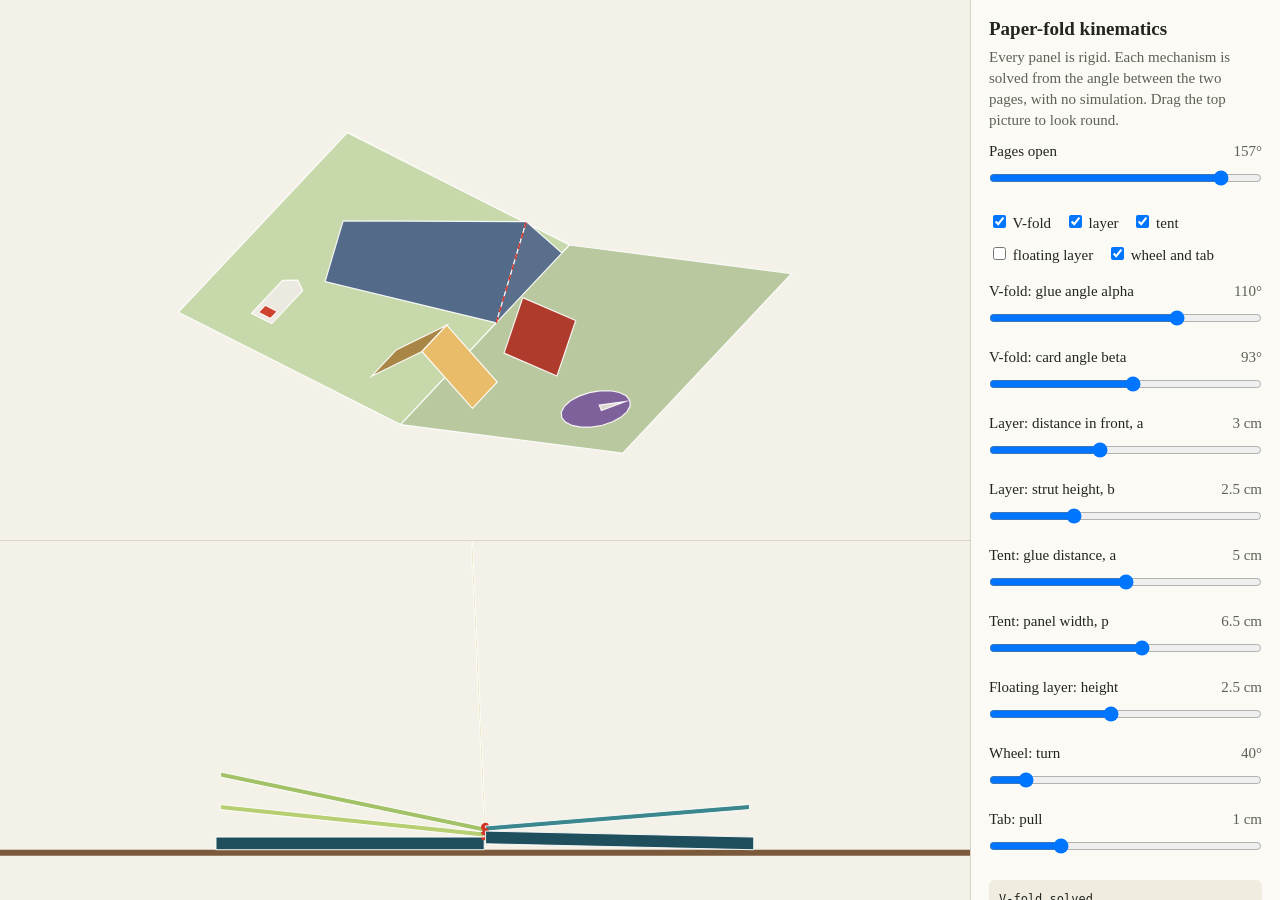
<file: knowledge/paper-fold-kinematics/demo.html>
<!doctype html>
<html lang="en-GB">
<head>
<meta charset="utf-8">
<meta name="viewport" content="width=device-width, initial-scale=1">
<title>Paper-fold kinematics: mechanisms and spine solved from the page angle</title>
<style>
  * { box-sizing: border-box; }
  html, body { margin: 0; height: 100%; background: #f4f1e9; color: #23261f; font: 15px/1.4 Georgia, 'Times New Roman', serif; }
  body { display: grid; grid-template-columns: 1fr 310px; }
  main { display: grid; grid-template-rows: 3fr 2fr; min-height: 0; }
  canvas { width: 100%; height: 100%; display: block; min-height: 0; }
  #c { touch-action: none; cursor: grab; }
  #s { border-top: 1px solid #d9d4c6; }
  aside { padding: 16px 18px; overflow: auto; border-left: 1px solid #d9d4c6; background: #fbfaf5; }
  h1 { font-size: 19px; margin: 0 0 4px; font-weight: 600; }
  h2 { font-size: 16px; margin: 20px 0 2px; font-weight: 600; }
  p { margin: 0 0 10px; color: #5d6156; }
  label { display: block; margin: 9px 0 0; }
  label span { float: right; font-variant-numeric: tabular-nums; color: #5d6156; }
  input[type=range] { width: 100%; margin: 2px 0 0; min-height: 28px; }
  fieldset { border: 0; padding: 0; margin: 10px 0 0; }
  fieldset label { display: inline-block; margin: 4px 10px 0 0; min-height: 28px; }
  pre { font: 12px/1.5 ui-monospace, Consolas, monospace; background: #f0ece0; padding: 10px; border-radius: 6px; white-space: pre-wrap; margin: 14px 0 0; }
  @media (max-width: 720px) {
    html, body { height: auto; }
    body { display: block; }
    main { display: block; }
    #c { height: 48vh; } #s { height: 30vh; }
    aside { border-left: 0; border-top: 1px solid #d9d4c6; }
  }
</style>
</head>
<body>
<main>
  <canvas id="c" aria-label="Paper mechanisms on two pages"></canvas>
  <canvas id="s" aria-label="A book seen end on, its leaves turning"></canvas>
</main>
<aside>
  <h1>Paper-fold kinematics</h1>
  <p>Every panel is rigid. Each mechanism is solved from the angle between the two pages, with no simulation. Drag the top picture to look round.</p>
  <label>Pages open <span id="v-open"></span><input id="open" type="range" min="3" max="180" value="150" step="0.5"></label>
  <fieldset>
    <label><input type="checkbox" id="on-v" checked> V-fold</label>
    <label><input type="checkbox" id="on-l" checked> layer</label>
    <label><input type="checkbox" id="on-t" checked> tent</label>
    <label><input type="checkbox" id="on-f"> floating layer</label>
    <label><input type="checkbox" id="on-p" checked> wheel and tab</label>
  </fieldset>
  <label>V-fold: glue angle alpha <span id="v-alpha"></span><input id="alpha" type="range" min="40" max="140" value="110"></label>
  <label>V-fold: card angle beta <span id="v-beta"></span><input id="beta" type="range" min="40" max="140" value="93"></label>
  <label>Layer: distance in front, a <span id="v-la"></span><input id="la" type="range" min="1" max="6" value="3" step="0.1"></label>
  <label>Layer: strut height, b <span id="v-lb"></span><input id="lb" type="range" min="1" max="6" value="2.5" step="0.1"></label>
  <label>Tent: glue distance, a <span id="v-ta"></span><input id="ta" type="range" min="2" max="8" value="5" step="0.1"></label>
  <label>Tent: panel width, p <span id="v-tp"></span><input id="tp" type="range" min="2" max="10" value="6.5" step="0.1"></label>
  <label>Floating layer: height <span id="v-fh"></span><input id="fh" type="range" min="0.5" max="5" value="2.5" step="0.1"></label>
  <label>Wheel: turn <span id="v-wheel"></span><input id="wheel" type="range" min="0" max="360" value="40"></label>
  <label>Tab: pull <span id="v-tab"></span><input id="tab" type="range" min="0" max="4" value="1" step="0.1"></label>
  <pre id="report"></pre>

  <h2>Spine</h2>
  <p>The book seen end on. Each leaf is hinged to the next along the edge of a printed face, and the stacks on each side hang from the open hinge and rest on the table. Heights are drawn four times life size.</p>
  <label>Turn <span id="v-turn"></span><input id="turn" type="range" min="0" max="5" value="1" step="0.005"></label>
  <label>Leaf thickness <span id="v-thick"></span><input id="thick" type="range" min="0.04" max="0.5" value="0.12" step="0.01"></label>
  <label>Fan between resting leaves <span id="v-fan"></span><input id="fan" type="range" min="0.005" max="0.06" value="0.026" step="0.001"></label>
  <pre id="report-s"></pre>
</aside>
<script type="module">
import { Rig, hingeOfFold, verify, vec } from './engine/fold.js';
import { createSpine } from './engine/spine.js';

const $ = (id) => document.getElementById(id);
const canvas = $('c'), ctx = canvas.getContext('2d');
const W = 22, H = 30;              // page size, cm
let yaw = -0.5, pitch = 0.62;
const DEG = Math.PI / 180;
const UNITS = { open: '°', alpha: '°', beta: '°', wheel: '°' };

// --- Mechanisms -----------------------------------------------------------------------------------
// Builds the rig afresh for the current sliders. Everything that moves reads `pose`, so the same rig
// can be swept through its whole motion afterwards. Returns the faces to draw and the checks to run.
function build(o) {
  const pose = { open: o.open, wheel: o.wheel * DEG, tab: o.tab };
  const rig = new Rig();
  const L = rig.frame(), R = rig.frame();
  // two pages hinged on the z axis, opening evenly
  rig.step(() => {
    const half = (pose.open * Math.PI) / 360;
    L.set([0, 0, H / 2], [Math.sin(half), -Math.cos(half), 0], [0, 0, -1]);
    R.set([0, 0, H / 2], [Math.sin(half), Math.cos(half), 0], [0, 0, -1]);
  });
  const page = { A: L, B: R };
  // faces: [frame, outline, colour, host] - a host is the face a flat part lies on (drawn just after it)
  const faces = [], lines = [], notes = [], seams = [], folds = [];
  const quad = (frame, pts, colour, host) => { const f = { frame, pts, colour, host }; faces.push(f); return f; };
  // A seam is one spot of glue seen from two panels. Record where it is on the host now (in the
  // host's plane) and it must stay there at every pose.
  const glue = (panel, p, host) => { const l = host.local(panel.point(...p)); seams.push({ a: panel, pa: p, b: host, pb: [l[0], l[1], 0] }); };
  const pageL = quad(L, [[-W, 0], [0, 0], [0, H], [-W, H]], '#cfe0b0');
  const pageR = quad(R, [[0, 0], [W, 0], [W, H], [0, H]], '#cfe0b0');

  if (o.v) {
    const v = rig.vfold(hingeOfFold(page, 17), { alpha: o.alpha, beta: o.beta });
    folds.push(v);
    const b = o.beta * DEG, len = 15, tall = 9;
    quad(v.A, [[0, 0], [-Math.sin(b) * len, Math.cos(b) * len], [-Math.sin(b) * len, Math.cos(b) * len + tall * 0.6], [0, tall]], '#56708f');
    quad(v.B, [[0, 0], [Math.sin(b) * len, Math.cos(b) * len], [Math.sin(b) * len, Math.cos(b) * len + tall * 0.6], [0, tall]], '#6c86a6');
    lines.push([v.A, [0, 0, 0], [0, tall, 0]]);
    glue(v.A, [-Math.sin(b) * 10, Math.cos(b) * 10, 0], L);
    glue(v.B, [Math.sin(b) * 10, Math.cos(b) * 10, 0], R);
    notes.push(() => 'V-fold ' + (v.ok ? 'solved' : 'PAST ITS REACH (no card of this shape can make the fold)'));
    if (o.l) {
      // a flat layer held upright in front of the right-hand panel by a parallelogram
      const l = rig.parallel(v.glueHinge('B', { r0: 8 }), { a: o.la, b: o.lb, p: o.lb, q: o.la });
      folds.push(l);
      quad(l.stand, [[-3.5, 0], [3.5, 0], [3.5, o.lb + 2.5], [-3.5, o.lb + 2.5]], '#d6452f');
      quad(l.strut, [[-0.8, 0], [0.8, 0], [0.8, o.la], [-0.8, o.la]], '#f6f2e8');
      glue(l.stand, [0, 0, 0], R);
      glue(l.strut, [0, o.la, 0], v.B);
      notes.push(() => 'layer stays parallel to its backdrop: ' + (1 - Math.abs(vec.dot(l.stand.n, v.B.n))).toExponential(1));
    }
  }
  if (o.t) {
    const t = rig.parallel(hingeOfFold(page, 6), { a: o.ta, b: o.ta, p: o.tp, q: o.tp });
    folds.push(t);
    quad(t.A, [[-o.tp, -2.2], [0, -2.2], [0, 2.2], [-o.tp, 2.2]], '#e2b055');
    quad(t.B, [[0, -2.2], [o.tp, -2.2], [o.tp, 2.2], [0, 2.2]], '#eec06a');
    glue(t.A, [-o.tp, 0, 0], L);
    glue(t.B, [o.tp, 0, 0], R);
    notes.push(() => 'tent ' + (t.ok ? 'solved' : 'PAST ITS REACH (panels shorter than the gap)'));
  }
  if (o.f) {
    const f = rig.float(page, { height: o.fh });
    quad(f.A, [[-8, 20], [0, 20], [0, 28], [-8, 28]], '#67b5b1');
    quad(f.B, [[0, 20], [8, 20], [8, 28], [0, 28]], '#7cc3c0');
    const fin = f.fin.local(L.point(0, 20, 0))[0], fin2 = f.fin.local(L.point(0, 28, 0))[0];
    quad(f.fin, [[fin, 0], [fin2, 0], [fin2, o.fh], [fin, o.fh]], '#f6f2e8');
    for (const side of ['A', 'B']) {
      const leg = f.leg(side, 8), host = side === 'A' ? L : R, sx = side === 'A' ? -8 : 8;
      const a = leg.local(host.point(sx, 20, 0))[0], c = leg.local(host.point(sx, 28, 0))[0];
      quad(leg, [[a, 0], [c, 0], [c, o.fh], [a, o.fh]], '#f6f2e8');
      glue(leg, [a, o.fh, 0], f[side]);     // top of the leg under the platform
    }
  }
  if (o.p) {
    // planar parts: a wheel that turns on a rivet and a tab that slides, both in the plane of a page
    const wheel = rig.planar(R, () => ({ x: 16, y: 6, rot: pose.wheel, z: 0.05 }));
    const disc = Array.from({ length: 20 }, (_, i) => [Math.cos((i / 20) * 6.2832) * 3, Math.sin((i / 20) * 6.2832) * 3]);
    quad(wheel, disc, '#8d6cab', pageR);
    quad(wheel, [[0.4, 0.5], [2.6, 0], [0.4, -0.5]], '#f6f2e8', pageR);
    const tab = rig.planar(L, () => ({ x: -16, y: 3 + pose.tab, z: 0.05 }));
    quad(tab, [[-1, 0], [1, 0], [1, 5.5], [0, 6.4], [-1, 5.5]], '#f6f2e8', pageL);
    quad(tab, [[-0.6, 0.5], [0.6, 0.5], [0.6, 1.7], [-0.6, 1.7]], '#d6452f', pageL);
  }
  const setOpen = (deg) => { pose.open = deg; rig.update(); };
  return { rig, faces, lines, notes, seams, folds, setOpen };
}

function settings() {
  const o = {};
  for (const k of ['open', 'alpha', 'beta', 'la', 'lb', 'ta', 'tp', 'fh', 'wheel', 'tab']) {
    o[k] = +$(k).value;
    $('v-' + k).textContent = o[k] + (UNITS[k] || ' cm');
  }
  for (const k of ['v', 'l', 't', 'f', 'p']) o[k] = $('on-' + k).checked;
  return o;
}

function draw() {
  const dpr = Math.min(devicePixelRatio || 1, 2);
  const w = canvas.clientWidth, h = canvas.clientHeight;
  if (canvas.width !== Math.round(w * dpr) || canvas.height !== Math.round(h * dpr)) { canvas.width = Math.round(w * dpr); canvas.height = Math.round(h * dpr); }
  ctx.setTransform(dpr, 0, 0, dpr, 0, 0);
  ctx.fillStyle = '#f4f1e9'; ctx.fillRect(0, 0, w, h);
  const o = settings();
  const m = build(o);
  // The whole motion first, then back to the pose on the slider.
  const sweep = verify(m.rig, (t) => m.setOpen(3 + 175 * t), m.seams, m.folds, 48);
  m.setOpen(o.open);
  const cy = Math.cos(yaw), sy = Math.sin(yaw), cp = Math.cos(pitch), sp = Math.sin(pitch);
  const scale = Math.min(w, h) / 46;
  const view = ([x, y, z]) => {
    const x1 = x * cy + z * sy, z1 = -x * sy + z * cy;
    const y2 = y * cp - z1 * sp, z2 = y * sp + z1 * cp;
    return [w / 2 + x1 * scale, h * 0.62 - y2 * scale, z2];
  };
  const light = vec.norm([0.5, 0.8, 0.3]);
  for (const f of m.faces) { f.s = f.pts.map(([x, y]) => view(f.frame.point(x, y, 0))); f.d = f.s.reduce((t, p) => t + p[2], 0) / f.s.length; }
  m.faces.forEach((f, i) => { if (f.host) f.d = f.host.d + 1e-4 * (i + 1); });
  for (const f of m.faces.slice().sort((a, b) => a.d - b.d)) {
    const k = 0.62 + 0.38 * Math.abs(vec.dot(f.frame.n, light));
    ctx.beginPath();
    f.s.forEach((p, i) => (i ? ctx.lineTo(p[0], p[1]) : ctx.moveTo(p[0], p[1])));
    ctx.closePath();
    ctx.fillStyle = f.colour; ctx.fill();
    ctx.fillStyle = `rgba(20, 24, 30, ${1 - k})`; ctx.fill();
    ctx.strokeStyle = 'rgba(255, 255, 255, 0.9)'; ctx.lineWidth = 1.2; ctx.stroke();
  }
  ctx.setLineDash([6, 5]); ctx.strokeStyle = '#d2372b'; ctx.lineWidth = 1.5;
  for (const [frame, a, b] of m.lines) { const p = view(frame.point(...a)), q = view(frame.point(...b)); ctx.beginPath(); ctx.moveTo(p[0], p[1]); ctx.lineTo(q[0], q[1]); ctx.stroke(); }
  ctx.setLineDash([]);
  let seamNow = 0;
  for (const s of m.seams) seamNow = Math.max(seamNow, vec.len(vec.sub(s.a.point(...s.pa), s.b.point(...s.pb))));
  $('report').textContent = [
    ...m.notes.map((n) => n()),
    'worst glue seam gap: ' + seamNow.toExponential(1) + ' cm',
    'worst panel error (0 = rigid): ' + m.rig.maxError().toExponential(1),
    '',
    'Whole motion, 49 poses from 3° to 178°:',
    '  panel error ' + sweep.rigid.toExponential(1),
    '  seam gap ' + sweep.seam.toExponential(1) + ' cm',
    '  ' + (sweep.unsolved ? sweep.unsolved + ' linkage poses PAST REACH' : 'every linkage solved'),
  ].join('\n');
  return { sweep, seamNow, rigid: m.rig.maxError(), faces: m.faces.length, frames: m.rig.frames.length };
}

// --- Spine ----------------------------------------------------------------------------------------
const sCanvas = $('s'), sctx = sCanvas.getContext('2d');
const PAGE_W = 25, COVER = 0.24;
const COLOURS = ['#1f4f5c', '#b7cf72', '#a3c267', '#d8d08c', '#3b878d', '#1f4f5c'];

function drawSpine() {
  const turn = +$('turn').value, thick = +$('thick').value, fan = +$('fan').value;
  $('v-turn').textContent = turn.toFixed(2);
  $('v-thick').textContent = thick.toFixed(2) + ' cm';
  $('v-fan').textContent = (fan / DEG).toFixed(1) + '°';
  // six leaves: a cover board at each end, four leaves between, so five spreads
  const t = [thick / 2 + COVER, thick, thick, thick, thick, thick / 2 + COVER];
  const spine = createSpine({ thickness: t, fan, reach: PAGE_W + 0.4 });
  spine.pose(turn);
  const dpr = Math.min(devicePixelRatio || 1, 2);
  const w = sCanvas.clientWidth, h = sCanvas.clientHeight;
  if (sCanvas.width !== Math.round(w * dpr) || sCanvas.height !== Math.round(h * dpr)) { sCanvas.width = Math.round(w * dpr); sCanvas.height = Math.round(h * dpr); }
  sctx.setTransform(dpr, 0, 0, dpr, 0, 0);
  sctx.fillStyle = '#f4f1e9'; sctx.fillRect(0, 0, w, h);
  const s = Math.min(w / 58, h / 34), EXAG = 4;   // heights and thickness are drawn larger than life
  const X = (x) => w / 2 + x * s, Y = (y) => h * 0.86 - y * s * EXAG;
  sctx.fillStyle = '#7b5a3c'; sctx.fillRect(0, Y(0), w, 6);
  let lowest = Infinity;
  for (let j = 0; j < t.length; j++) {
    const a = spine.phi[j], c = Math.cos(a), sn = Math.sin(a);
    const p = [spine.px[j], spine.py[j]], q = [p[0] + sn * t[j], p[1] - c * t[j]];
    const len = j === 0 || j === t.length - 1 ? PAGE_W + 0.4 : PAGE_W;
    const corners = [p, [p[0] + c * len, p[1] + sn * len], [q[0] + c * len, q[1] + sn * len], q];
    for (const k of corners) lowest = Math.min(lowest, k[1]);
    sctx.beginPath();
    corners.forEach((k, i) => (i ? sctx.lineTo(X(k[0]), Y(k[1])) : sctx.moveTo(X(k[0]), Y(k[1]))));
    sctx.closePath();
    sctx.fillStyle = COLOURS[j]; sctx.fill();
    sctx.strokeStyle = 'rgba(255,255,255,0.9)'; sctx.lineWidth = 1; sctx.stroke();
    // the hinge to the next leaf is on this leaf's back edge
    if (j < t.length - 1) { sctx.beginPath(); sctx.arc(X(q[0]), Y(q[1]), 3.2, 0, 7); sctx.fillStyle = '#d2372b'; sctx.fill(); }
  }
  const j = Math.min(t.length - 2, Math.floor(turn));
  const opening = (k) => ((spine.phi[k - 1] - spine.phi[k]) / DEG).toFixed(1) + '°';
  $('report-s').textContent = [
    turn % 1 < 1e-6 ? `spread ${turn} lies open: ${turn >= 1 ? opening(turn) : 'the book is shut'}` : `leaf ${j} in the air: spread ${j} at ${j >= 1 ? opening(j) : '0°'}, spread ${j + 1} at ${opening(j + 1)}`,
    'lowest corner above the table: ' + lowest.toFixed(4) + ' cm',
  ].join('\n');
  return { lowest, phi: Array.from(spine.phi) };
}

// --- Input ----------------------------------------------------------------------------------------
let drag = null, touchedFold = false, touchedSpine = false;
const SPINE_IDS = ['turn', 'thick', 'fan'];
canvas.addEventListener('pointerdown', (e) => { drag = [e.clientX, e.clientY]; touchedFold = true; canvas.setPointerCapture(e.pointerId); });
canvas.addEventListener('pointermove', (e) => { if (!drag) return; yaw += (e.clientX - drag[0]) * 0.006; pitch = Math.max(0.05, Math.min(1.5, pitch + (e.clientY - drag[1]) * 0.005)); drag = [e.clientX, e.clientY]; draw(); });
canvas.addEventListener('pointerup', () => { drag = null; });
canvas.addEventListener('pointercancel', () => { drag = null; });
for (const el of document.querySelectorAll('input')) {
  const spine = SPINE_IDS.includes(el.id);
  el.addEventListener('input', () => { if (spine) { touchedSpine = true; drawSpine(); } else { touchedFold = true; draw(); } });
}
addEventListener('resize', () => { draw(); drawSpine(); });
// With no input, the pages breathe and the leaves turn. Not if the reader has asked for less motion.
const calm = matchMedia('(prefers-reduced-motion: reduce)').matches;
function idle(now) {
  if (!calm) {
    if (!touchedFold) { $('open').value = 100 + 78 * Math.sin(now / 1400); draw(); }
    if (!touchedSpine) { $('turn').value = 2.5 + 2.5 * Math.sin(now / 2600); drawSpine(); }
  }
  requestAnimationFrame(idle);
}
draw(); drawSpine(); requestAnimationFrame(idle);
// For checking from the console: stop the idle motion, redraw and return the numbers.
window.__demo = { draw, drawSpine, hold() { touchedFold = touchedSpine = true; } };
</script>
</body>
</html>
</file>
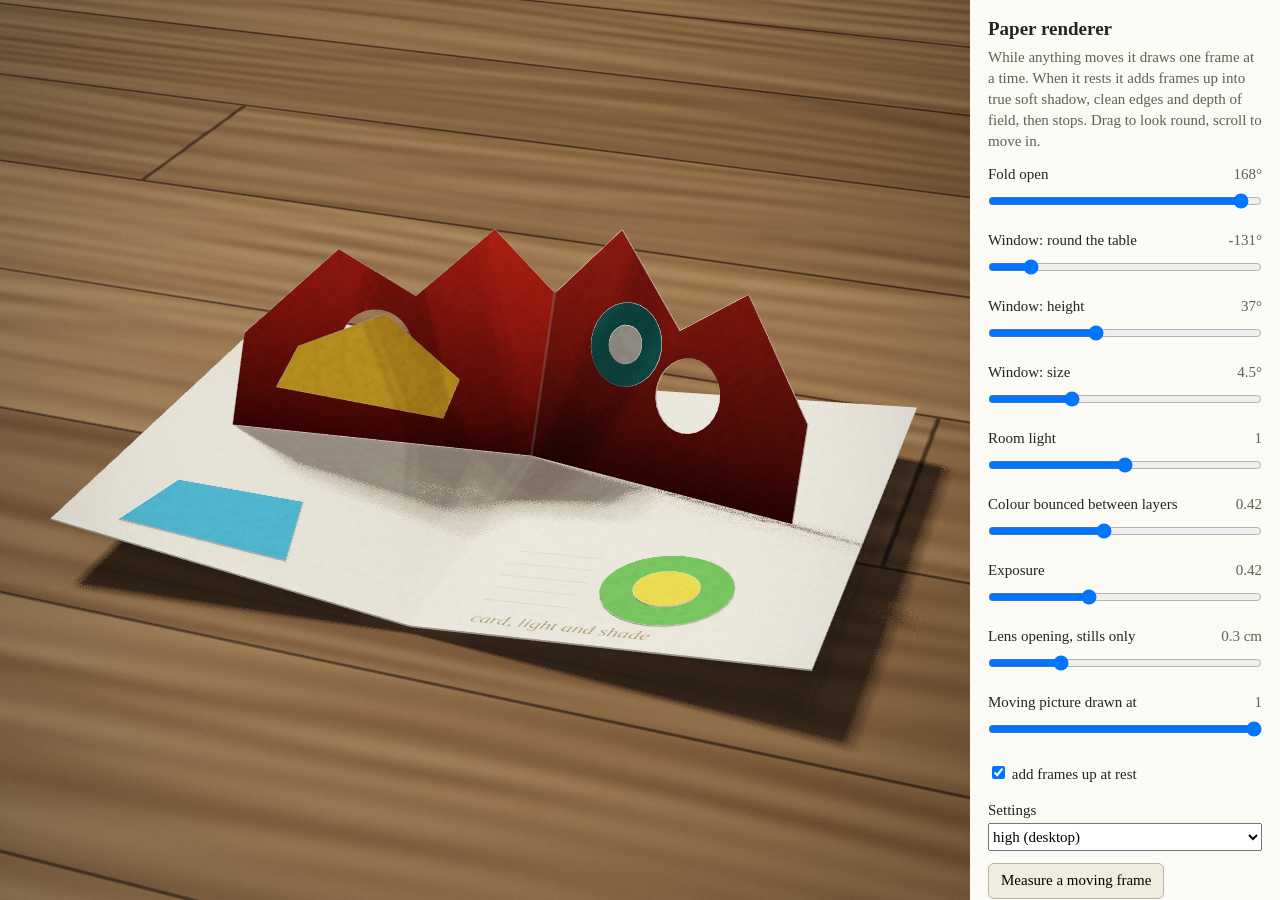
<file: knowledge/paper-renderer/demo.html>
<!doctype html>
<html lang="en-GB">
<head>
<meta charset="utf-8">
<meta name="viewport" content="width=device-width, initial-scale=1">
<title>Paper renderer: card, soft light and bounced colour</title>
<style>
  * { box-sizing: border-box; }
  html, body { margin: 0; height: 100%; background: #2a1d14; color: #23261f; font: 15px/1.4 Georgia, 'Times New Roman', serif; }
  body { display: grid; grid-template-columns: 1fr 310px; }
  canvas { width: 100%; height: 100%; display: block; touch-action: none; cursor: grab; min-height: 0; }
  aside { padding: 16px 18px; overflow: auto; background: #fbfaf5; }
  h1 { font-size: 19px; margin: 0 0 4px; font-weight: 600; }
  p { margin: 0 0 12px; color: #5d6156; }
  label { display: block; margin: 9px 0 0; }
  label span { float: right; font-variant-numeric: tabular-nums; color: #5d6156; }
  input[type=range], select { width: 100%; margin: 2px 0 0; min-height: 28px; font: inherit; }
  fieldset { border: 0; padding: 0; margin: 10px 0 0; }
  fieldset label { display: inline-block; margin: 4px 10px 0 0; min-height: 28px; }
  button { font: inherit; margin: 12px 0 0; padding: 6px 12px; min-height: 36px; border: 1px solid #b9b3a2; border-radius: 6px; background: #f0ece0; cursor: pointer; }
  pre { font: 12px/1.5 ui-monospace, Consolas, monospace; background: #f0ece0; padding: 10px; border-radius: 6px; white-space: pre-wrap; margin: 14px 0 0; }
  @media (max-width: 720px) {
    html, body { height: auto; }
    body { display: block; }
    canvas { height: 56vh; }
  }
</style>
</head>
<body>
<canvas id="c" aria-label="A folded piece of coloured card on a wooden table"></canvas>
<aside>
  <h1>Paper renderer</h1>
  <p>While anything moves it draws one frame at a time. When it rests it adds frames up into true soft shadow, clean edges and depth of field, then stops. Drag to look round, scroll to move in.</p>
  <label>Fold open <span id="v-open"></span><input id="open" type="range" min="20" max="176" value="150"></label>
  <label>Window: round the table <span id="v-turn"></span><input id="turn" type="range" min="-180" max="180" value="-131"></label>
  <label>Window: height <span id="v-high"></span><input id="high" type="range" min="10" max="80" value="37"></label>
  <label>Window: size <span id="v-size"></span><input id="size" type="range" min="0.5" max="14" value="4.5" step="0.5"></label>
  <label>Room light <span id="v-room"></span><input id="room" type="range" min="0" max="2" value="1" step="0.05"></label>
  <label>Colour bounced between layers <span id="v-bounce"></span><input id="bounce" type="range" min="0" max="1" value="0.42" step="0.02"></label>
  <label>Exposure <span id="v-exp"></span><input id="exp" type="range" min="0.15" max="0.9" value="0.42" step="0.01"></label>
  <label>Lens opening, stills only <span id="v-lens"></span><input id="lens" type="range" min="0" max="1.2" value="0.3" step="0.05"></label>
  <label>Moving picture drawn at <span id="v-scale"></span><input id="scale" type="range" min="0.4" max="1" value="1" step="0.05"></label>
  <fieldset>
    <label><input type="checkbox" id="on-still" checked> add frames up at rest</label>
  </fieldset>
  <label>Settings
    <select id="quality">
      <option value="high">high (desktop)</option>
      <option value="low">low (phone)</option>
    </select>
  </label>
  <button id="measure" type="button">Measure a moving frame</button>
  <pre id="report"></pre>
</aside>
<script type="module">
import { createPaperRenderer, QUALITY, LIGHT_RIG } from './engine/paperlight.js';
import { Rig, hingeOfFold } from '../paper-fold-kinematics/engine/fold.js';
import { CardMesh } from '../card-mesh-atlas/engine/cardmesh.js';
import { buildAtlas } from '../card-mesh-atlas/engine/atlas.js';

const $ = (id) => document.getElementById(id);
const canvas = $('c');
// Phone settings for a small screen, or when asked for with ?quality=low. The settings are compiled
// into the shaders, so changing them means making the renderer again: the page reloads.
const small = Math.min(innerWidth, innerHeight) < 700;
const asked = new URLSearchParams(location.search).get('quality');
const qName = asked === 'low' || asked === 'high' ? asked : small ? 'low' : 'high';
$('quality').value = qName;
$('quality').addEventListener('change', () => { location.search = '?quality=' + $('quality').value; });

// The light rig is a plain object: copy it, change it, hand it over. Call relight() after any later change.
const rigLight = JSON.parse(JSON.stringify(LIGHT_RIG));
rigLight.centre = [0, 4, 0]; rigLight.radius = 30;     // the volume that casts shadows: keep it tight
const baseFill = rigLight.fill.map((f) => f.col.slice());
const renderer = createPaperRenderer(canvas, QUALITY[qName], rigLight);

// --- The scene: a sheet that folds, a V-fold standing on it, a few cut pieces glued on in layers ---
const rig = new Rig();
const L = rig.frame(), R = rig.frame();
let open = 150;
rig.step(() => {
  const h = (open * Math.PI) / 360;
  L.set([0, 0.2, 9], [Math.sin(h), -Math.cos(h), 0], [0, 0, -1]);
  R.set([0, 0.2, 9], [Math.sin(h), Math.cos(h), 0], [0, 0, -1]);
});
const page = { A: L, B: R };
const v = rig.vfold(hingeOfFold(page, 12), { alpha: 108, beta: 92 });

const SHEET = [[-13, 0], [13, 0], [13, 18], [-13, 18]];
// Text in an atlas drawing: the context is in cm with y up, so step out to pixels to set the type.
function text(c, str, x, y, size, colour) {
  const m = c.getTransform(), p = new DOMPoint(x, y).matrixTransform(m), d = Math.hypot(m.a, m.b);
  c.save(); c.setTransform(1, 0, 0, 1, 0, 0);
  c.font = `italic 500 ${size * d}px Georgia, serif`; c.fillStyle = colour; c.fillText(str, p.x, p.y);
  c.restore();
}
const atlas = buildAtlas([{ box: [-13, 0, 13, 18], base: '#f1e9d2', draw: (c) => {
  c.strokeStyle = '#c9bd98'; c.lineWidth = 0.05;
  for (let y = 2; y < 5.6; y += 0.8) { c.beginPath(); c.moveTo(1.8, y); c.lineTo(4.8, y); c.stroke(); }
  text(c, 'card, light and shade', 1.8, 0.6, 0.7, '#6c6247');
} }], small ? 1024 : 2048, small ? 20 : 38);

const mesh = new CardMesh();
const hex = (s) => [1, 3, 5].map((i) => parseInt(s.slice(i, i + 2), 16));
const part = (frames, outline, z0, z1, colour, extra = {}) => mesh.addPart('all', { frame: frames[0].id, frameB: frames[1] && frames[1].id, outline, z0, z1, front: hex(colour), back: hex('#f6f2e8'), ...extra });
const circle = (cx, cy, r, n = 28) => Array.from({ length: n }, (_, i) => [cx + Math.cos((i / n) * 6.2832) * r, cy + Math.sin((i / n) * 6.2832) * r]);
part([L, R], SHEET, -0.06, 0, '#f1e9d2', { mat: 1, hasBack: true, bend: 0.4, uv: atlas.uv[0] });
const k = 1 / Math.tan((92 * Math.PI) / 180);   // the foot of a V-fold piece runs along y = |x| / tan(beta)
const hill = [[-11, 3], [-8, 6.5], [-5, 5.2], [-2.5, 8], [0, 6], [2.5, 8.6], [5.5, 5.4], [8, 7], [11, 3], [11, 11 * k], [0, 0], [-11, 11 * k]];
const foot = (p, q) => Math.abs(p[1] - Math.abs(p[0]) * k) < 1e-4 && Math.abs(q[1] - Math.abs(q[0]) * k) < 1e-4;
part([v.A, v.B], hill, -0.0225, 0.0225, '#d6452f', { holes: [circle(-6.2, 3.2, 1.3), circle(6.2, 3.2, 1.3)], screen: (x, y) => 0.5 - y * 0.06, ink: hex('#7a1f18'), foldEdge: foot });
part([v.A], [[-9.6, 1.2], [-3.4, 0.9], [-3, 2.4], [-6, 4.4], [-9, 2.8]], 0.0225, 0.0675, '#f6c64a');
part([v.B], circle(3.4, 4.6, 1.5), 0.0225, 0.0675, '#2e8c88');
part([v.B], circle(3.4, 4.6, 0.7), 0.0675, 0.1125, '#f6f2e8');
part([L], [[-11, 1], [-5, 1.4], [-6, 5], [-10.4, 4.2]], 0, 0.045, '#4a97bd', { hasBack: false });
part([R], circle(7.5, 3.6, 2.2), 0, 0.045, '#5d9f52', { hasBack: false });
part([R], circle(7.5, 3.6, 1.1), 0.045, 0.09, '#f6c64a', { hasBack: false });
const built = mesh.finish(['all']);
renderer.setMesh(built);
renderer.setAtlas(['all'], atlas.canvas);
const frames = new Float32Array(rig.frames.length * 12);

// --- One frame --------------------------------------------------------------------------------------
let yaw = 0.35, pitch = 0.5, dist = 62, changed = true, last = '', lens = 0.3, lastMs = null;
function settings() {
  const o = { open: +$('open').value, turn: +$('turn').value, high: +$('high').value, size: +$('size').value, room: +$('room').value, bounce: +$('bounce').value, exp: +$('exp').value, lens: +$('lens').value, scale: +$('scale').value };
  const key = JSON.stringify(o);
  if (key === last) return;
  last = key;
  for (const n in o) $('v-' + n).textContent = o[n] + (n === 'open' || n === 'turn' || n === 'high' || n === 'size' ? '°' : n === 'lens' ? ' cm' : '');
  open = o.open; lens = o.lens;
  const a = (o.turn * Math.PI) / 180, e = (o.high * Math.PI) / 180;
  rigLight.key.dir = [Math.sin(a) * Math.cos(e), Math.sin(e), Math.cos(a) * Math.cos(e)];
  rigLight.key.size = o.size;
  rigLight.fill.forEach((f, i) => { f.col = baseFill[i].map((c) => c * o.room); });
  rigLight.bounce = o.bounce; rigLight.exposure = o.exp;
  renderer.setScale(o.scale);        // the moving picture can be drawn smaller than the canvas; stills never are
  renderer.relight();                // takes up the edited rig and starts the still again
  rig.update(); renderer.setFrames(rig.pack(frames), rig.frames.length);
  changed = true;
}
function view() {
  const target = [0, 3, 2];
  const d = dist * Math.max(1, 1.25 / (canvas.width / canvas.height));   // step back on a tall screen
  const eye = [target[0] + Math.sin(yaw) * Math.cos(pitch) * d, target[1] + Math.sin(pitch) * d, target[2] + Math.cos(yaw) * Math.cos(pitch) * d];
  return { eye, target, fovY: 0.42, aperture: lens, groups: ['all'], blueprint: 0 };
}
function size() {
  const dpr = Math.min(devicePixelRatio || 1, small ? 1.5 : 2);
  renderer.resize(canvas.clientWidth * dpr, canvas.clientHeight * dpr);
}
function report(res) {
  const live = renderer.info.live;
  $('report').textContent = [
    `${built.stats.parts} parts, ${built.stats.triangles} triangles, ${rig.frames.length} frames`,
    `canvas ${canvas.width} × ${canvas.height}; moving picture ${live ? live[0] + ' × ' + live[1] + ', ' + live[2] + '× multisampling' : ''}`,
    res.samples ? `still: ${res.samples} of ${renderer.quality.samples} frames added up${res.done ? ' (finished: drawing has stopped)' : ''}` : 'moving: one frame at a time',
    renderer.info.hdr ? 'frames are added up in 16-bit float' : 'no float targets here: frames are added up in 8 bits',
    lastMs === null ? '' : `a moving frame took ${lastMs.toFixed(1)} ms (mean of 20, drawn back to back)`,
  ].filter(Boolean).join('\n');
}
function frame() {
  size();
  settings();
  const res = renderer.render({ ...view(), changed, still: !drag && $('on-still').checked });
  changed = false;
  report(res);
  requestAnimationFrame(frame);
}

// --- Input ------------------------------------------------------------------------------------------
let drag = null, touched = false;
canvas.addEventListener('pointerdown', (e) => { drag = [e.clientX, e.clientY]; canvas.setPointerCapture(e.pointerId); });
canvas.addEventListener('pointermove', (e) => { if (!drag) return; yaw -= (e.clientX - drag[0]) * 0.006; pitch = Math.max(0.12, Math.min(1.45, pitch + (e.clientY - drag[1]) * 0.005)); drag = [e.clientX, e.clientY]; });
canvas.addEventListener('pointerup', () => { drag = null; });
canvas.addEventListener('pointercancel', () => { drag = null; });
canvas.addEventListener('wheel', (e) => { e.preventDefault(); dist = Math.max(25, Math.min(120, dist * Math.exp(e.deltaY * 0.001))); }, { passive: false });
addEventListener('pointerdown', () => { touched = true; });
// With no input the fold opens and shuts slowly. Not if the reader has asked for less motion.
const calm = matchMedia('(prefers-reduced-motion: reduce)').matches;
setInterval(() => { if (!touched && !calm) $('open').value = 110 + 62 * Math.sin(performance.now() / 1800); }, 33);

// Frame cost, measured the only honest way: frames drawn back to back, ended by reading one pixel
// (gl.finish() alone does not wait for the GPU in every browser).
function bench(n = 20) {
  const gl = renderer.gl, px = new Uint8Array(4), base = view();
  const once = (i) => renderer.render({ ...base, eye: [base.eye[0] + i * 1e-4, base.eye[1], base.eye[2]], changed: true, still: false });
  once(0); gl.readPixels(0, 0, 1, 1, gl.RGBA, gl.UNSIGNED_BYTE, px);
  const t0 = performance.now();
  for (let i = 1; i <= n; i++) once(i);
  gl.readPixels(0, 0, 1, 1, gl.RGBA, gl.UNSIGNED_BYTE, px);
  return (performance.now() - t0) / n;
}
$('measure').addEventListener('click', () => { touched = true; lastMs = bench(); });
requestAnimationFrame(frame);

// For checking from the console. shot() finishes a still (or draws one moving frame) and returns the
// picture in the same task, which is the only time a WebGL canvas can be read back.
window.__demo = {
  renderer, rig, bench,
  hold() { touched = true; },
  shot({ moving = false } = {}) {
    size(); settings();
    if (moving) { for (let i = 0; i < 4; i++) renderer.render({ ...view(), changed: true, still: false }); return canvas.toDataURL('image/png'); }
    renderer.restart();
    let r, n = 0;
    do { r = renderer.render({ ...view(), changed: false, still: true, instant: true }); } while (!r.done && n++ < 400);
    return canvas.toDataURL('image/png');
  },
  camera(y, p, d) { yaw = y; pitch = p; dist = d; },
};
</script>
</body>
</html>
</file>
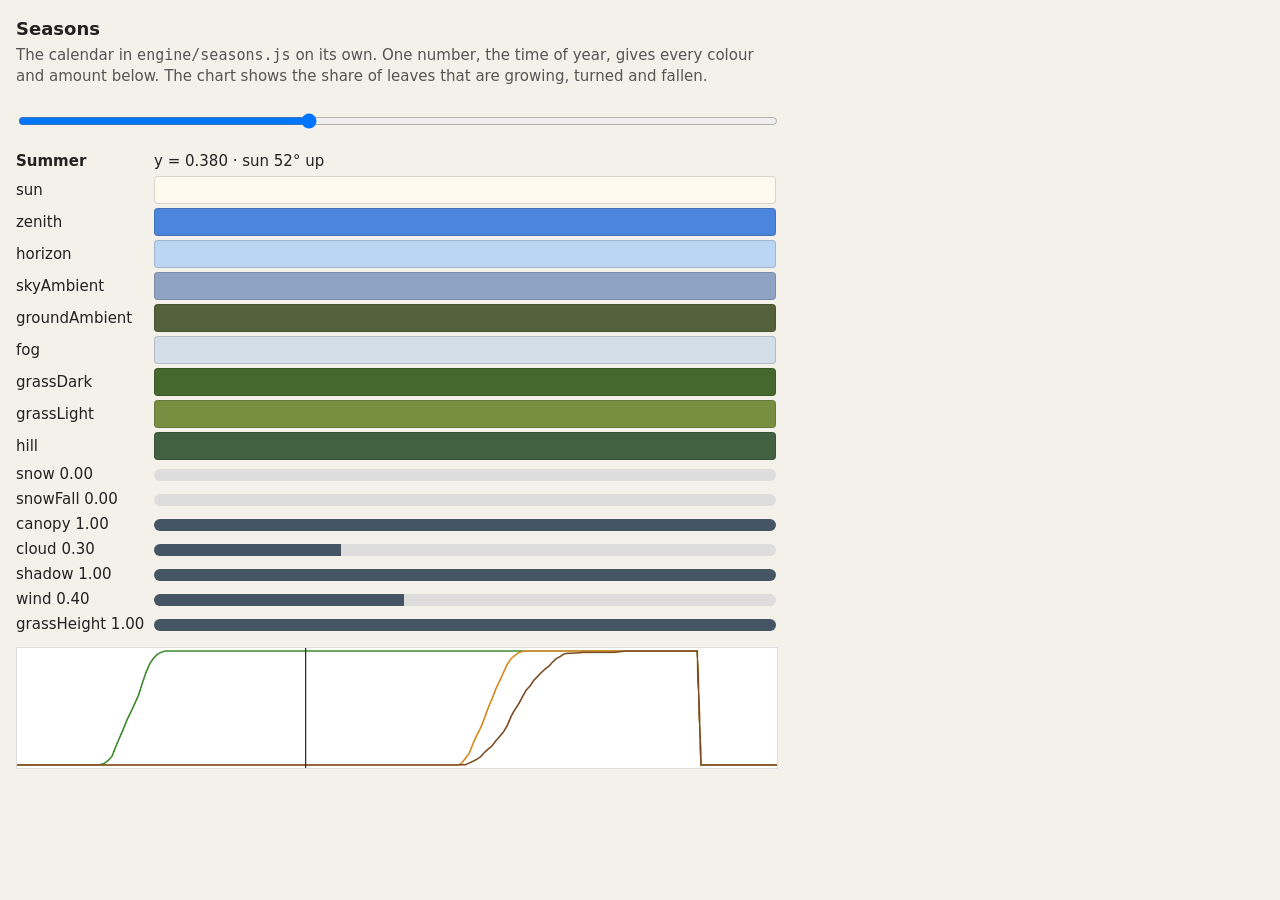
<file: builds/13-tree-seasons/demo/seasons.html>
<!doctype html>
<html lang="en-GB">
<head>
<meta charset="utf-8">
<meta name="viewport" content="width=device-width, initial-scale=1">
<title>Seasons demo</title>
<style>
  body { margin: 0; padding: 16px; font: 15px/1.4 system-ui, sans-serif; background: #f3f1ea; color: #222; max-width: 760px; }
  h1 { font-size: 18px; margin: 0 0 4px; } p { margin: 0 0 12px; color: #555; }
  input[type=range] { width: 100%; height: 40px; }
  .row { display: grid; grid-template-columns: 130px 1fr; gap: 8px; align-items: center; margin: 4px 0; }
  .sw { height: 26px; border-radius: 4px; border: 1px solid rgba(0,0,0,0.15); }
  .bar { height: 12px; background: #ddd; border-radius: 6px; overflow: hidden; } .bar i { display: block; height: 100%; background: #456; }
  canvas { width: 100%; height: 120px; display: block; margin-top: 12px; background: #fff; border: 1px solid #ddd; }
</style>
</head>
<body>
<h1>Seasons</h1>
<p>The calendar in <code>engine/seasons.js</code> on its own. One number, the time of year, gives every colour and amount below. The chart shows the share of leaves that are growing, turned and fallen.</p>
<input id="y" type="range" min="0" max="1" step="0.001" value="0.38" aria-label="Time of year">
<div id="out"></div>
<canvas id="chart" width="1400" height="240"></canvas>
<script type="module">
import { seasonState, leafSchedule, TIMING } from '../engine/seasons.js';

const COLOURS = ['sun', 'zenith', 'horizon', 'skyAmbient', 'groundAmbient', 'fog', 'grassDark', 'grassLight', 'hill'];
const AMOUNTS = ['snow', 'snowFall', 'canopy', 'cloud', 'shadow', 'wind', 'grassHeight'];
const css = (c) => `rgb(${c.map((v) => Math.round(255 * Math.pow(Math.min(1, v), 1 / 2.2))).join(',')})`;
const out = document.getElementById('out'), input = document.getElementById('y');

function show() {
  const st = seasonState(+input.value);
  let html = `<div class="row"><b>${st.name}</b><span>y = ${(+input.value).toFixed(3)} · sun ${st.sunElevation.toFixed(0)}° up</span></div>`;
  for (const k of COLOURS) html += `<div class="row"><span>${k}</span><div class="sw" style="background:${css(st[k])}"></div></div>`;
  for (const k of AMOUNTS) html += `<div class="row"><span>${k} ${st[k].toFixed(2)}</span><div class="bar"><i style="width:${Math.min(100, st[k] * 100)}%"></i></div></div>`;
  out.innerHTML = html;
  chart(+input.value);
}

// 400 sample leaves, to chart the crown through the year.
const sample = [];
for (let i = 0; i < 400; i++) sample.push(leafSchedule(Math.random(), Math.random(), Math.random(), Math.random()));
function chart(now) {
  const c = document.getElementById('chart'), g = c.getContext('2d');
  g.clearRect(0, 0, c.width, c.height);
  const line = (fn, colour) => {
    g.strokeStyle = colour; g.lineWidth = 3; g.beginPath();
    for (let x = 0; x <= 200; x++) {
      const y = x / 200; let n = 0;
      for (const s of sample) if (fn(s, y)) n++;
      g.lineTo((x / 200) * c.width, c.height - 6 - (n / sample.length) * (c.height - 12));
    }
    g.stroke();
  };
  line((s, y) => y > s[0] && y < TIMING.LEAF_FADE[1], '#3a8a2a');
  line((s, y) => y > s[1] + TIMING.LEAF_TURN_DUR && y < TIMING.LEAF_FADE[1], '#d9861c');
  line((s, y) => y > s[2] && y < TIMING.LEAF_FADE[1], '#7a4a22');
  g.fillStyle = '#222'; g.fillRect(now * c.width - 1, 0, 2, c.height);
}
input.addEventListener('input', show);
show();
</script>
</body>
</html>
</file>
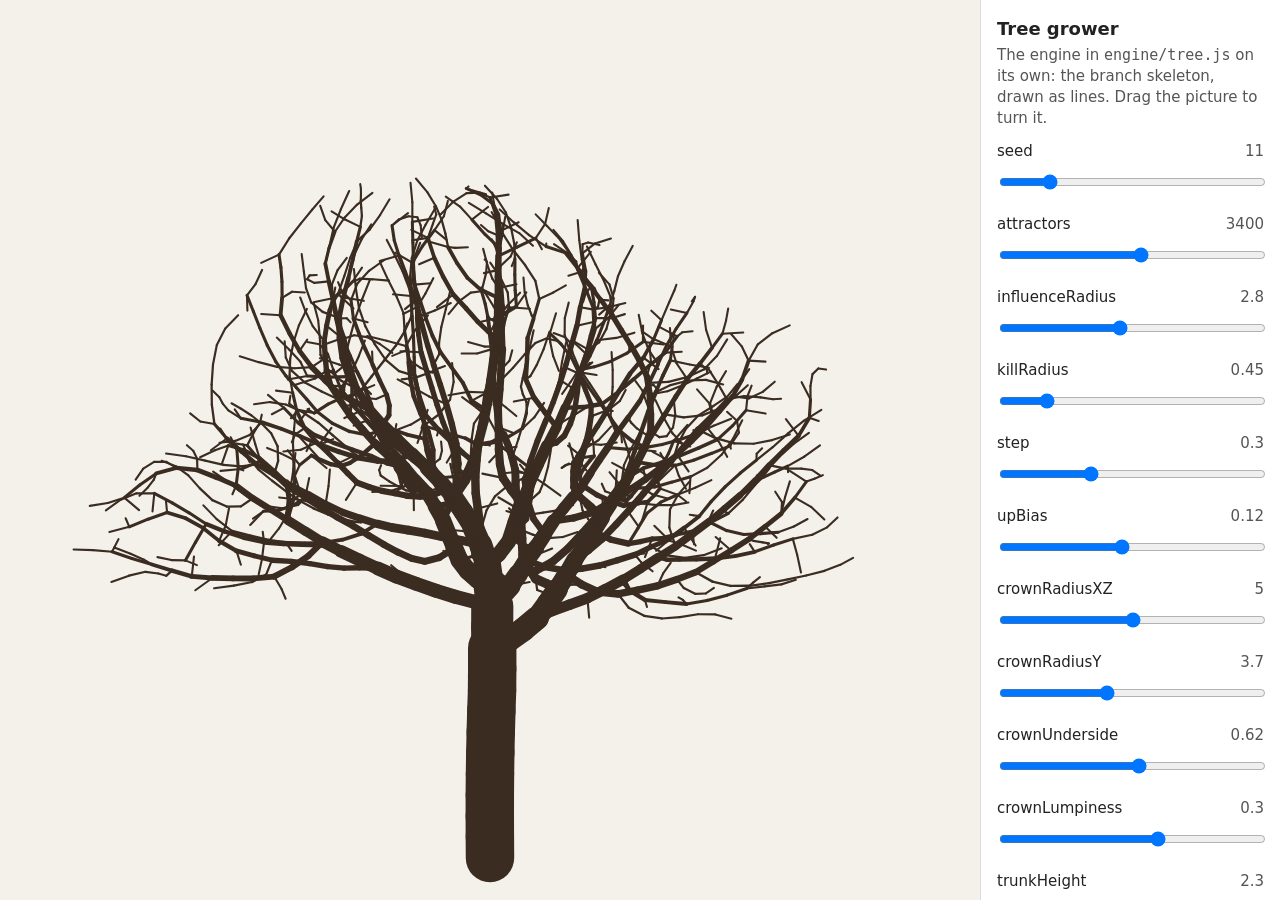
<file: builds/13-tree-seasons/demo/tree.html>
<!doctype html>
<html lang="en-GB">
<head>
<meta charset="utf-8">
<meta name="viewport" content="width=device-width, initial-scale=1">
<title>Tree grower demo</title>
<style>
  body { margin: 0; font: 15px/1.4 system-ui, sans-serif; background: #f3f1ea; color: #222; display: grid; grid-template-columns: minmax(0, 1fr) 300px; height: 100vh; }
  canvas { width: 100%; height: 100%; display: block; touch-action: none; }
  aside { padding: 16px; overflow: auto; background: #fff; border-left: 1px solid #ddd; }
  h1 { font-size: 18px; margin: 0 0 4px; } p { margin: 0 0 12px; color: #555; }
  label { display: block; margin: 10px 0 2px; } input[type=range] { width: 100%; height: 32px; }
  output { float: right; color: #555; } pre { font-size: 12px; color: #555; white-space: pre-wrap; }
  @media (max-width: 700px) { body { grid-template-columns: 1fr; grid-template-rows: 55vh auto; height: auto; } aside { border-left: 0; border-top: 1px solid #ddd; } }
</style>
</head>
<body>
<canvas id="c"></canvas>
<aside>
  <h1>Tree grower</h1>
  <p>The engine in <code>engine/tree.js</code> on its own: the branch skeleton, drawn as lines. Drag the picture to turn it.</p>
  <div id="controls"></div>
  <pre id="stats"></pre>
</aside>
<script type="module">
import { growSkeleton, TREE_DEFAULTS } from '../engine/tree.js';

// name, min, max, step
const SLIDERS = [
  ['seed', 1, 60, 1], ['attractors', 400, 6000, 100], ['influenceRadius', 1, 5, 0.1], ['killRadius', 0.25, 1.5, 0.05],
  ['step', 0.15, 0.6, 0.01], ['upBias', -0.2, 0.5, 0.01], ['crownRadiusXZ', 2, 8, 0.1], ['crownRadiusY', 1.5, 7, 0.1],
  ['crownUnderside', 0.2, 1, 0.02], ['crownLumpiness', 0, 0.5, 0.01], ['trunkHeight', 0.5, 5, 0.1], ['pipeExponent', 1.6, 3, 0.05],
];
const opts = { ...TREE_DEFAULTS };
const box = document.getElementById('controls');
for (const [name, min, max, step] of SLIDERS) {
  const label = document.createElement('label');
  const out = document.createElement('output');
  out.textContent = opts[name];
  label.append(name, out);
  const input = Object.assign(document.createElement('input'), { type: 'range', min, max, step, value: opts[name] });
  input.addEventListener('input', () => { opts[name] = +input.value; out.textContent = input.value; grow(); });
  box.append(label, input);
}

const canvas = document.getElementById('c'), ctx = canvas.getContext('2d');
let skel, yaw = 0.6, drag = false, lx = 0;
canvas.addEventListener('pointerdown', (e) => { drag = true; lx = e.clientX; canvas.setPointerCapture(e.pointerId); });
canvas.addEventListener('pointermove', (e) => { if (drag) { yaw += (e.clientX - lx) * 0.01; lx = e.clientX; } });
canvas.addEventListener('pointerup', () => { drag = false; });

function grow() {
  const t0 = performance.now();
  skel = growSkeleton(opts);
  document.getElementById('stats').textContent = `${skel.count} nodes · trunk radius ${skel.radius[0].toFixed(2)} m · grown in ${(performance.now() - t0).toFixed(0)} ms`;
}

function draw() {
  const dpr = Math.min(devicePixelRatio || 1, 2);
  const w = canvas.clientWidth * dpr, h = canvas.clientHeight * dpr;
  if (canvas.width !== w || canvas.height !== h) { canvas.width = w; canvas.height = h; }
  ctx.fillStyle = '#f3f1ea'; ctx.fillRect(0, 0, w, h);
  if (!drag) yaw += 0.003;
  const s = Math.min(w / 14, h / 12), cx = w / 2, cy = h - 0.6 * s;
  const c = Math.cos(yaw), sn = Math.sin(yaw);
  ctx.strokeStyle = '#3b2c22'; ctx.lineCap = 'round';
  const { X, Y, Z, parent, radius, count } = skel;
  for (let i = 1; i < count; i++) {
    const p = parent[i];
    ctx.lineWidth = Math.max(1, radius[i] * 2 * s);
    ctx.beginPath();
    ctx.moveTo(cx + (X[p] * c + Z[p] * sn) * s, cy - Y[p] * s);
    ctx.lineTo(cx + (X[i] * c + Z[i] * sn) * s, cy - Y[i] * s);
    ctx.stroke();
  }
  requestAnimationFrame(draw);
}
grow(); draw();
</script>
</body>
</html>
</file>
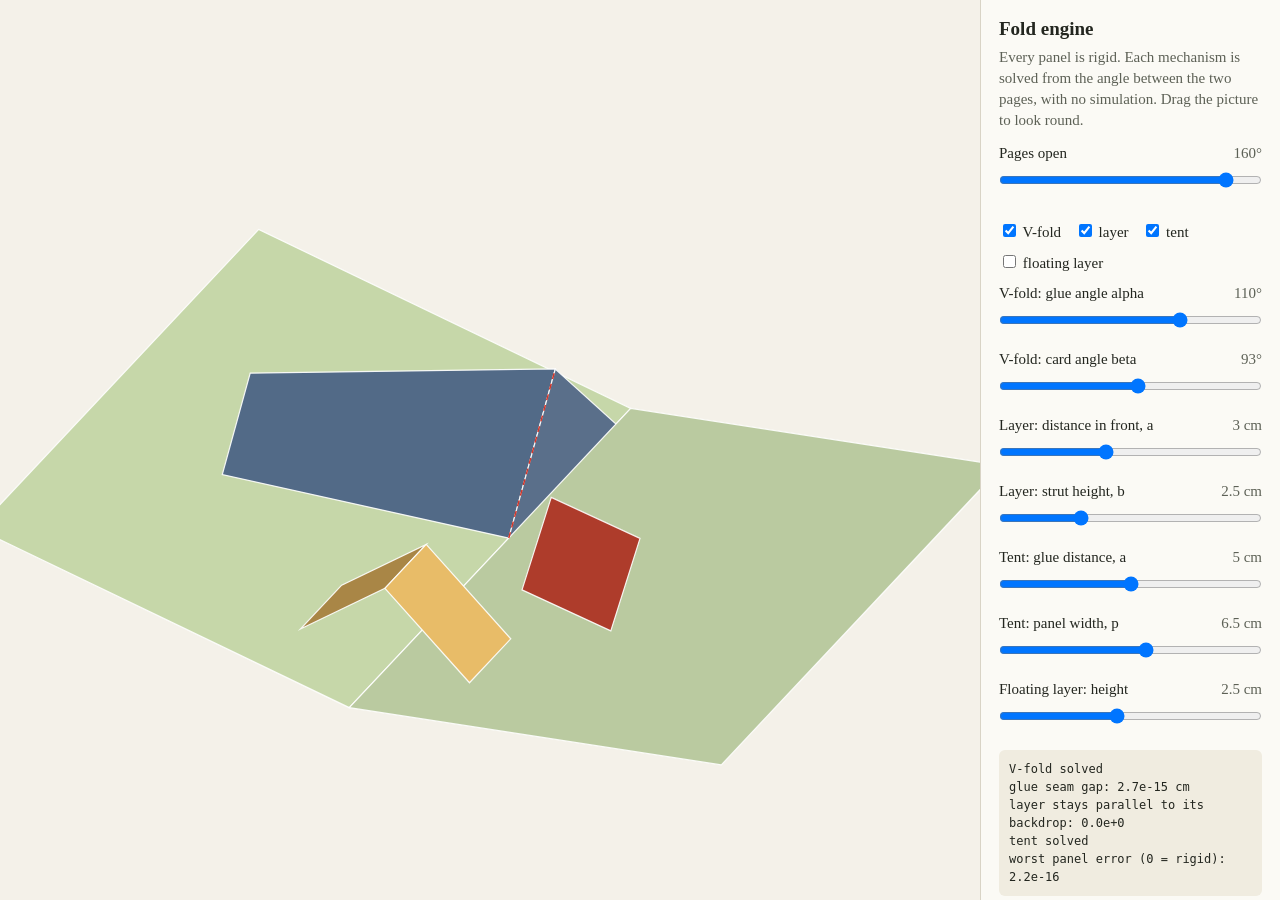
<file: builds/15-popup-book/demo/fold.html>
<!doctype html>
<html lang="en-GB">
<head>
<meta charset="utf-8">
<meta name="viewport" content="width=device-width, initial-scale=1">
<title>Fold engine: paper mechanisms solved from the page angle</title>
<style>
  * { box-sizing: border-box; }
  html, body { margin: 0; height: 100%; background: #f4f1e9; color: #23261f; font: 15px/1.4 Georgia, 'Times New Roman', serif; }
  body { display: grid; grid-template-columns: 1fr 300px; }
  canvas { width: 100%; height: 100%; display: block; touch-action: none; cursor: grab; }
  aside { padding: 16px 18px; overflow: auto; border-left: 1px solid #d9d4c6; background: #fbfaf5; }
  h1 { font-size: 19px; margin: 0 0 4px; font-weight: 600; }
  p { margin: 0 0 12px; color: #5d6156; }
  label { display: block; margin: 9px 0 0; }
  label span { float: right; font-variant-numeric: tabular-nums; color: #5d6156; }
  input[type=range] { width: 100%; margin: 2px 0 0; min-height: 28px; }
  fieldset { border: 0; padding: 0; margin: 12px 0 0; }
  fieldset label { display: inline-block; margin-right: 10px; }
  pre { font: 12px/1.5 ui-monospace, Consolas, monospace; background: #f0ece0; padding: 10px; border-radius: 6px; white-space: pre-wrap; margin: 14px 0 0; }
  @media (max-width: 720px) { body { grid-template-columns: 1fr; grid-template-rows: 55vh auto; } aside { border-left: 0; border-top: 1px solid #d9d4c6; } }
</style>
</head>
<body>
<canvas id="c" aria-label="Paper mechanisms on two pages"></canvas>
<aside>
  <h1>Fold engine</h1>
  <p>Every panel is rigid. Each mechanism is solved from the angle between the two pages, with no simulation. Drag the picture to look round.</p>
  <label>Pages open <span id="v-open"></span><input id="open" type="range" min="3" max="180" value="150" step="0.5"></label>
  <fieldset>
    <label><input type="checkbox" id="on-v" checked> V-fold</label>
    <label><input type="checkbox" id="on-l" checked> layer</label>
    <label><input type="checkbox" id="on-t" checked> tent</label>
    <label><input type="checkbox" id="on-f"> floating layer</label>
  </fieldset>
  <label>V-fold: glue angle alpha <span id="v-alpha"></span><input id="alpha" type="range" min="40" max="140" value="110"></label>
  <label>V-fold: card angle beta <span id="v-beta"></span><input id="beta" type="range" min="40" max="140" value="93"></label>
  <label>Layer: distance in front, a <span id="v-la"></span><input id="la" type="range" min="1" max="6" value="3" step="0.1"></label>
  <label>Layer: strut height, b <span id="v-lb"></span><input id="lb" type="range" min="1" max="6" value="2.5" step="0.1"></label>
  <label>Tent: glue distance, a <span id="v-ta"></span><input id="ta" type="range" min="2" max="8" value="5" step="0.1"></label>
  <label>Tent: panel width, p <span id="v-tp"></span><input id="tp" type="range" min="2" max="10" value="6.5" step="0.1"></label>
  <label>Floating layer: height <span id="v-fh"></span><input id="fh" type="range" min="0.5" max="5" value="2.5" step="0.1"></label>
  <pre id="report"></pre>
</aside>
<script type="module">
import { Rig, hingeOfFold, vec } from '../engine/fold.js';

const $ = (id) => document.getElementById(id);
const canvas = $('c'), ctx = canvas.getContext('2d');
const W = 22, H = 30;              // page size, cm
let yaw = -0.5, pitch = 0.62;

// Builds the rig afresh for the current sliders; returns the faces to draw and things to report.
function build() {
  const o = { open: +$('open').value, alpha: +$('alpha').value, beta: +$('beta').value, la: +$('la').value, lb: +$('lb').value, ta: +$('ta').value, tp: +$('tp').value, fh: +$('fh').value };
  for (const k in o) $('v-' + k).textContent = o[k] + (k === 'open' || k === 'alpha' || k === 'beta' ? '°' : ' cm');
  const rig = new Rig();
  const L = rig.frame(), R = rig.frame();
  const half = (o.open * Math.PI) / 360;
  // two pages hinged on the z axis, opening evenly
  rig.step(() => {
    L.set([0, 0, H / 2], [Math.sin(half), -Math.cos(half), 0], [0, 0, -1]);
    R.set([0, 0, H / 2], [Math.sin(half), Math.cos(half), 0], [0, 0, -1]);
  });
  const page = { A: L, B: R };
  const faces = [], lines = [], notes = [];
  const quad = (frame, pts, colour) => faces.push({ pts: pts.map(([x, y]) => frame.point(x, y, 0)), colour, n: frame.n });
  quad(L, [[-W, 0], [0, 0], [0, H], [-W, H]], '#cfe0b0');
  quad(R, [[0, 0], [W, 0], [W, H], [0, H]], '#cfe0b0');
  if ($('on-v').checked) {
    const v = rig.vfold(hingeOfFold(page, 17), { alpha: o.alpha, beta: o.beta });
    const b = (o.beta * Math.PI) / 180, len = 15, tall = 9;
    quad(v.A, [[0, 0], [-Math.sin(b) * len, Math.cos(b) * len], [-Math.sin(b) * len, Math.cos(b) * len + tall * 0.6], [0, tall]], '#56708f');
    quad(v.B, [[0, 0], [Math.sin(b) * len, Math.cos(b) * len], [Math.sin(b) * len, Math.cos(b) * len + tall * 0.6], [0, tall]], '#6c86a6');
    lines.push([v.A.point(0, 0, 0), v.A.point(0, tall, 0)]);
    notes.push('V-fold ' + (v.ok ? 'solved' : 'PAST ITS REACH (no card of this shape can make the fold)'));
    // how far the glue line of each panel is from its page: must be 0
    let seam = 0;
    for (const [panel, host, s] of [[v.A, L, -1], [v.B, R, 1]]) seam = Math.max(seam, Math.abs(host.local(panel.point(s * Math.sin(b) * 10, Math.cos(b) * 10, 0))[2]));
    notes.push('glue seam gap: ' + seam.toExponential(1) + ' cm');
    if ($('on-l').checked) {
      const l = rig.parallel(v.glueHinge('B', { r0: 8 }), { a: o.la, b: o.lb, p: o.lb, q: o.la });
      quad(l.stand, [[-3.5, 0], [3.5, 0], [3.5, o.lb + 2.5], [-3.5, o.lb + 2.5]], '#d6452f');
      quad(l.strut, [[-0.8, 0], [0.8, 0], [0.8, o.la], [-0.8, o.la]], '#f6f2e8');
      notes.push('layer stays parallel to its backdrop: ' + (1 - Math.abs(vec.dot(l.stand.n, v.B.n))).toExponential(1));
    }
  }
  if ($('on-t').checked) {
    const t = rig.parallel(hingeOfFold(page, 6), { a: o.ta, b: o.ta, p: o.tp, q: o.tp });
    quad(t.A, [[-o.tp, -2.2], [0, -2.2], [0, 2.2], [-o.tp, 2.2]], '#e2b055');
    quad(t.B, [[0, -2.2], [o.tp, -2.2], [o.tp, 2.2], [0, 2.2]], '#eec06a');
    notes.push('tent ' + (t.ok ? 'solved' : 'PAST ITS REACH (panels shorter than the gap)'));
  }
  if ($('on-f').checked) {
    const f = rig.float(page, { height: o.fh });
    quad(f.A, [[-8, 20], [0, 20], [0, 28], [-8, 28]], '#67b5b1');
    quad(f.B, [[0, 20], [8, 20], [8, 28], [0, 28]], '#7cc3c0');
    const fin = f.fin.local(L.point(0, 20, 0))[0], fin2 = f.fin.local(L.point(0, 28, 0))[0];
    quad(f.fin, [[fin, 0], [fin2, 0], [fin2, o.fh], [fin, o.fh]], '#f6f2e8');
    for (const side of ['A', 'B']) {
      const leg = f.leg(side, 8), host = side === 'A' ? L : R, sx = side === 'A' ? -8 : 8;
      const a = leg.local(host.point(sx, 20, 0))[0], c = leg.local(host.point(sx, 28, 0))[0];
      quad(leg, [[a, 0], [c, 0], [c, o.fh], [a, o.fh]], '#f6f2e8');
    }
  }
  notes.push('worst panel error (0 = rigid): ' + rig.maxError().toExponential(1));
  return { faces, lines, notes };
}

function draw() {
  const dpr = Math.min(devicePixelRatio || 1, 2);
  const w = canvas.clientWidth, h = canvas.clientHeight;
  if (canvas.width !== Math.round(w * dpr)) { canvas.width = Math.round(w * dpr); canvas.height = Math.round(h * dpr); }
  ctx.setTransform(dpr, 0, 0, dpr, 0, 0);
  ctx.fillStyle = '#f4f1e9'; ctx.fillRect(0, 0, w, h);
  const { faces, lines, notes } = build();
  const cy = Math.cos(yaw), sy = Math.sin(yaw), cp = Math.cos(pitch), sp = Math.sin(pitch);
  const scale = Math.min(w, h) / 46;
  const view = ([x, y, z]) => {
    const x1 = x * cy + z * sy, z1 = -x * sy + z * cy;
    const y2 = y * cp - z1 * sp, z2 = y * sp + z1 * cp;
    return [w / 2 + x1 * scale, h * 0.62 - y2 * scale, z2];
  };
  const light = vec.norm([0.5, 0.8, 0.3]);
  const sorted = faces.map((f) => ({ ...f, s: f.pts.map(view) })).sort((a, b) => a.s.reduce((t, p) => t + p[2], 0) / a.s.length - b.s.reduce((t, p) => t + p[2], 0) / b.s.length);
  for (const f of sorted) {
    const k = 0.62 + 0.38 * Math.abs(vec.dot(f.n, light));
    ctx.beginPath();
    f.s.forEach((p, i) => (i ? ctx.lineTo(p[0], p[1]) : ctx.moveTo(p[0], p[1])));
    ctx.closePath();
    ctx.fillStyle = f.colour; ctx.fill();
    ctx.fillStyle = `rgba(20, 24, 30, ${1 - k})`; ctx.fill();
    ctx.strokeStyle = 'rgba(255, 255, 255, 0.9)'; ctx.lineWidth = 1.2; ctx.stroke();
  }
  ctx.setLineDash([6, 5]); ctx.strokeStyle = '#d2372b'; ctx.lineWidth = 1.5;
  for (const [a, b] of lines) { const p = view(a), q = view(b); ctx.beginPath(); ctx.moveTo(p[0], p[1]); ctx.lineTo(q[0], q[1]); ctx.stroke(); }
  ctx.setLineDash([]);
  $('report').textContent = notes.join('\n');
}

let drag = null;
canvas.addEventListener('pointerdown', (e) => { drag = [e.clientX, e.clientY]; canvas.setPointerCapture(e.pointerId); });
canvas.addEventListener('pointermove', (e) => { if (!drag) return; yaw += (e.clientX - drag[0]) * 0.006; pitch = Math.max(0.05, Math.min(1.5, pitch + (e.clientY - drag[1]) * 0.005)); drag = [e.clientX, e.clientY]; draw(); });
canvas.addEventListener('pointerup', () => { drag = null; });
for (const el of document.querySelectorAll('input')) el.addEventListener('input', draw);
addEventListener('resize', draw);
// With no input, the pages breathe.
let touched = false;
addEventListener('pointerdown', () => { touched = true; });
function idle(t) { if (!touched) { $('open').value = 100 + 78 * Math.sin(t / 1400); draw(); } requestAnimationFrame(idle); }
draw(); requestAnimationFrame(idle);
</script>
</body>
</html>
</file>
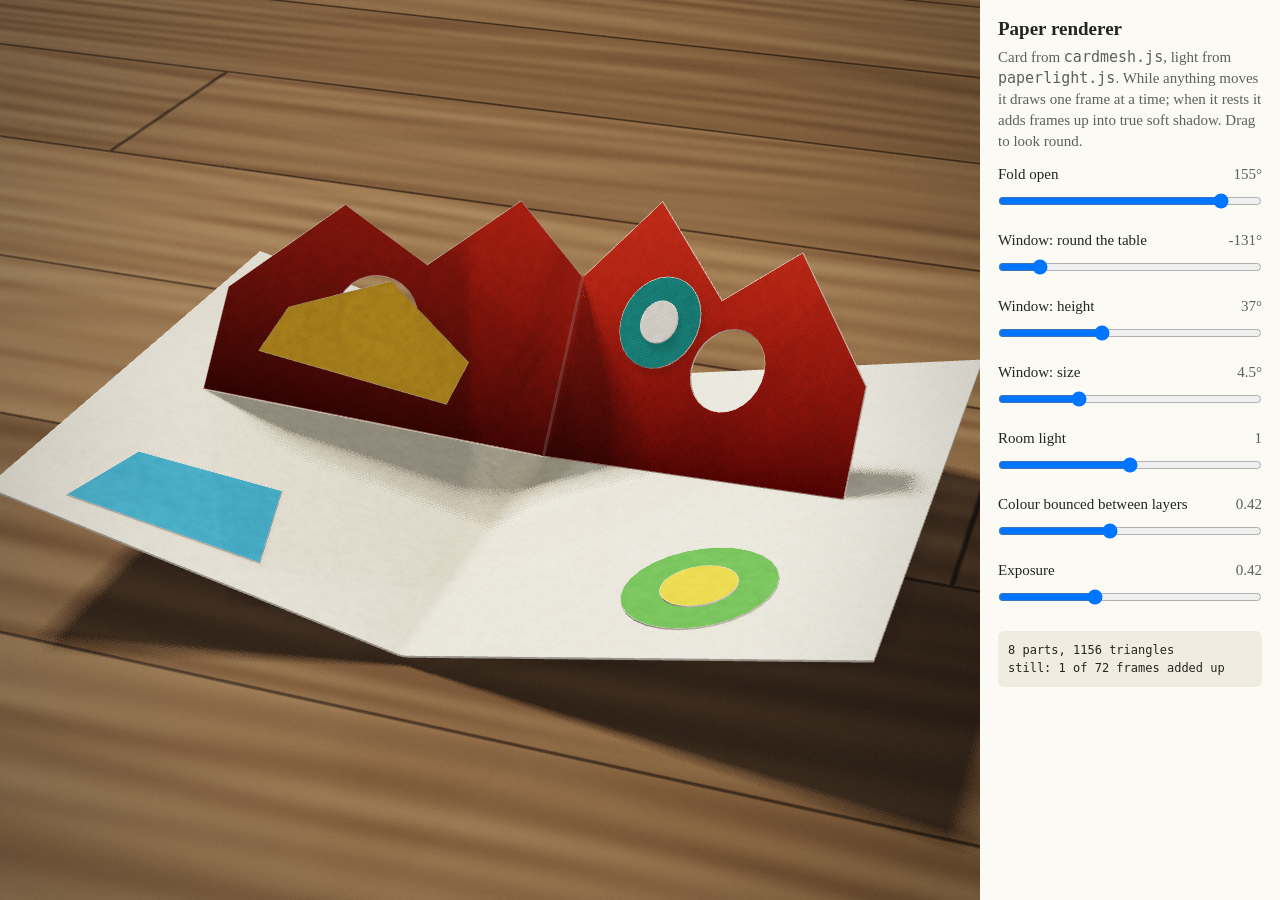
<file: builds/15-popup-book/demo/paper.html>
<!doctype html>
<html lang="en-GB">
<head>
<meta charset="utf-8">
<meta name="viewport" content="width=device-width, initial-scale=1">
<title>Paper renderer: card, soft light and bounced colour</title>
<style>
  * { box-sizing: border-box; }
  html, body { margin: 0; height: 100%; background: #2a1d14; color: #23261f; font: 15px/1.4 Georgia, 'Times New Roman', serif; }
  body { display: grid; grid-template-columns: 1fr 300px; }
  canvas { width: 100%; height: 100%; display: block; touch-action: none; cursor: grab; }
  aside { padding: 16px 18px; overflow: auto; background: #fbfaf5; }
  h1 { font-size: 19px; margin: 0 0 4px; font-weight: 600; }
  p { margin: 0 0 12px; color: #5d6156; }
  label { display: block; margin: 9px 0 0; }
  label span { float: right; font-variant-numeric: tabular-nums; color: #5d6156; }
  input[type=range] { width: 100%; margin: 2px 0 0; min-height: 28px; }
  pre { font: 12px/1.5 ui-monospace, Consolas, monospace; background: #f0ece0; padding: 10px; border-radius: 6px; white-space: pre-wrap; margin: 14px 0 0; }
  @media (max-width: 720px) { body { grid-template-columns: 1fr; grid-template-rows: 55vh auto; } }
</style>
</head>
<body>
<canvas id="c" aria-label="A folded piece of coloured card on a wooden table"></canvas>
<aside>
  <h1>Paper renderer</h1>
  <p>Card from <code>cardmesh.js</code>, light from <code>paperlight.js</code>. While anything moves it draws one frame at a time; when it rests it adds frames up into true soft shadow. Drag to look round.</p>
  <label>Fold open <span id="v-open"></span><input id="open" type="range" min="20" max="176" value="150"></label>
  <label>Window: round the table <span id="v-turn"></span><input id="turn" type="range" min="-180" max="180" value="-131"></label>
  <label>Window: height <span id="v-high"></span><input id="high" type="range" min="10" max="80" value="37"></label>
  <label>Window: size <span id="v-size"></span><input id="size" type="range" min="0.5" max="14" value="4.5" step="0.5"></label>
  <label>Room light <span id="v-room"></span><input id="room" type="range" min="0" max="2" value="1" step="0.05"></label>
  <label>Colour bounced between layers <span id="v-bounce"></span><input id="bounce" type="range" min="0" max="1" value="0.42" step="0.02"></label>
  <label>Exposure <span id="v-exp"></span><input id="exp" type="range" min="0.15" max="0.9" value="0.42" step="0.01"></label>
  <pre id="report"></pre>
</aside>
<script type="module">
import { Rig, hingeOfFold } from '../engine/fold.js';
import { CardMesh } from '../engine/cardmesh.js';
import { createPaperRenderer, QUALITY, LIGHT_RIG } from '../engine/paperlight.js';

const $ = (id) => document.getElementById(id);
const canvas = $('c');
const small = Math.min(innerWidth, innerHeight) < 700;
const rigLight = JSON.parse(JSON.stringify(LIGHT_RIG));
rigLight.centre = [0, 4, 0]; rigLight.radius = 30;
const baseFill = rigLight.fill.map((f) => f.col.slice());
const renderer = createPaperRenderer(canvas, small ? QUALITY.low : QUALITY.high, rigLight);

// A page that folds, a V-fold standing on it, and a few cut pieces glued on in layers.
const rig = new Rig();
const L = rig.frame(), R = rig.frame();
let open = 150;
rig.step(() => {
  const h = (open * Math.PI) / 360;
  L.set([0, 0.2, 9], [Math.sin(h), -Math.cos(h), 0], [0, 0, -1]);
  R.set([0, 0.2, 9], [Math.sin(h), Math.cos(h), 0], [0, 0, -1]);
});
const page = { A: L, B: R };
const v = rig.vfold(hingeOfFold(page, 12), { alpha: 108, beta: 92 });
const mesh = new CardMesh();
const hex = (s) => [1, 3, 5].map((i) => parseInt(s.slice(i, i + 2), 16));
const part = (frames, outline, z0, z1, colour, extra = {}) => mesh.addPart('all', { frame: frames[0].id, frameB: frames[1] && frames[1].id, outline, z0, z1, front: hex(colour), back: hex('#f6f2e8'), ...extra });
const circle = (cx, cy, r, n = 28) => Array.from({ length: n }, (_, i) => [cx + Math.cos((i / n) * 6.2832) * r, cy + Math.sin((i / n) * 6.2832) * r]);
part([L, R], [[-13, 0], [13, 0], [13, 18], [-13, 18]], -0.06, 0, '#f1e9d2', { mat: 1, hasBack: true, bend: 0.4 });
const k = 1 / Math.tan((92 * Math.PI) / 180);
const hill = [[-11, 3], [-8, 6.5], [-5, 5.2], [-2.5, 8], [0, 6], [2.5, 8.6], [5.5, 5.4], [8, 7], [11, 3], [11, 11 * k], [0, 0], [-11, 11 * k]];
part([v.A, v.B], hill, -0.0225, 0.0225, '#d6452f', { holes: [circle(-6.2, 3.2, 1.3), circle(6.2, 3.2, 1.3)], screen: (x, y) => 0.5 - y * 0.06, ink: hex('#7a1f18') });
part([v.A], [[-9.6, 1.2], [-3.4, 0.9], [-3, 2.4], [-6, 4.4], [-9, 2.8]], 0.0225, 0.0675, '#f6c64a');
part([v.B], circle(3.4, 4.6, 1.5), 0.0225, 0.0675, '#2e8c88');
part([v.B], circle(3.4, 4.6, 0.7), 0.0675, 0.1125, '#f6f2e8');
part([L], [[-11, 1], [-5, 1.4], [-6, 5], [-10.4, 4.2]], 0, 0.045, '#4a97bd', { hasBack: false });
part([R], circle(7.5, 3.6, 2.2), 0, 0.045, '#5d9f52', { hasBack: false });
part([R], circle(7.5, 3.6, 1.1), 0.045, 0.09, '#f6c64a', { hasBack: false });
const built = mesh.finish(['all']);
renderer.setMesh(built);
const frames = new Float32Array(rig.frames.length * 12);

let yaw = 0.35, pitch = 0.5, dist = 62, changed = true, last = '';
function settings() {
  const o = { open: +$('open').value, turn: +$('turn').value, high: +$('high').value, size: +$('size').value, room: +$('room').value, bounce: +$('bounce').value, exp: +$('exp').value };
  const key = JSON.stringify(o);
  if (key === last) return;
  last = key;
  for (const n in o) $('v-' + n).textContent = o[n] + (n === 'open' || n === 'turn' || n === 'high' || n === 'size' ? '°' : '');
  open = o.open;
  const a = (o.turn * Math.PI) / 180, e = (o.high * Math.PI) / 180;
  rigLight.key.dir = [Math.sin(a) * Math.cos(e), Math.sin(e), Math.cos(a) * Math.cos(e)];
  rigLight.key.size = o.size;
  rigLight.fill.forEach((f, i) => { f.col = baseFill[i].map((c) => c * o.room); });
  rigLight.bounce = o.bounce; rigLight.exposure = o.exp;
  renderer.relight();
  rig.update(); renderer.setFrames(rig.pack(frames), rig.frames.length);
  changed = true;
}
function frame() {
  const dpr = Math.min(devicePixelRatio || 1, small ? 1.5 : 2);
  renderer.resize(canvas.clientWidth * dpr, canvas.clientHeight * dpr);
  settings();
  const target = [0, 3, 2];
  const eye = [target[0] + Math.sin(yaw) * Math.cos(pitch) * dist, target[1] + Math.sin(pitch) * dist, target[2] + Math.cos(yaw) * Math.cos(pitch) * dist];
  const res = renderer.render({ eye, target, fovY: 0.42, aperture: 0.3, groups: ['all'], changed, still: !drag, blueprint: 0 });
  changed = false;
  $('report').textContent = `${built.stats.parts} parts, ${built.stats.triangles} triangles\n` + (res.samples ? `still: ${res.samples} of ${renderer.quality.samples} frames added up` : 'moving: one frame at a time');
  requestAnimationFrame(frame);
}
let drag = null;
canvas.addEventListener('pointerdown', (e) => { drag = [e.clientX, e.clientY]; canvas.setPointerCapture(e.pointerId); });
canvas.addEventListener('pointermove', (e) => { if (!drag) return; yaw -= (e.clientX - drag[0]) * 0.006; pitch = Math.max(0.12, Math.min(1.45, pitch + (e.clientY - drag[1]) * 0.005)); drag = [e.clientX, e.clientY]; });
canvas.addEventListener('pointerup', () => { drag = null; });
canvas.addEventListener('wheel', (e) => { e.preventDefault(); dist = Math.max(25, Math.min(120, dist * Math.exp(e.deltaY * 0.001))); }, { passive: false });
// With no input the fold opens and shuts slowly.
let touched = false;
addEventListener('pointerdown', () => { touched = true; });
setInterval(() => { if (!touched) $('open').value = 110 + 62 * Math.sin(performance.now() / 1800); }, 33);
requestAnimationFrame(frame);
</script>
</body>
</html>
</file>
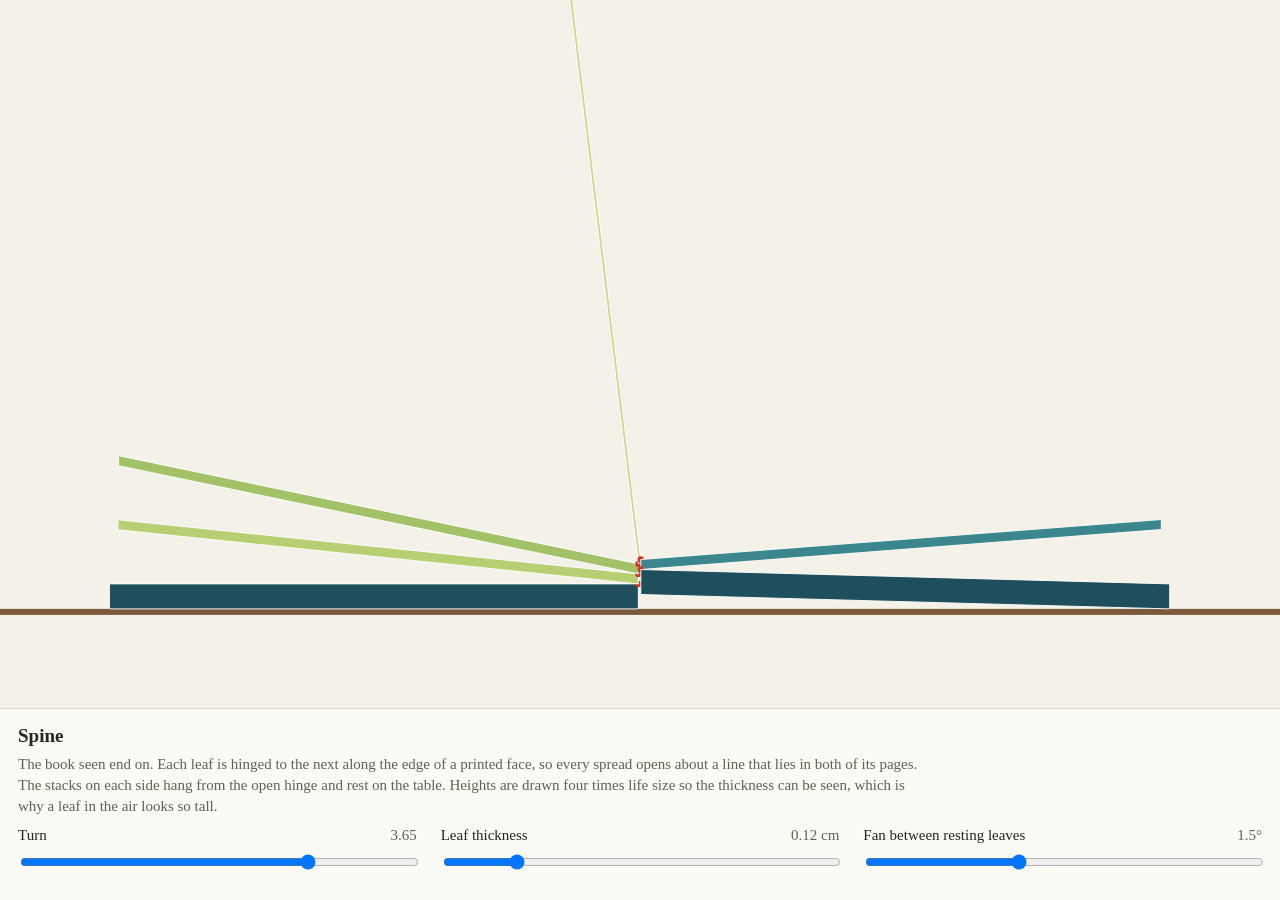
<file: builds/15-popup-book/demo/spine.html>
<!doctype html>
<html lang="en-GB">
<head>
<meta charset="utf-8">
<meta name="viewport" content="width=device-width, initial-scale=1">
<title>Spine: how a book of thick leaves lies on a table</title>
<style>
  * { box-sizing: border-box; }
  html, body { margin: 0; height: 100%; background: #f4f1e9; color: #23261f; font: 15px/1.4 Georgia, 'Times New Roman', serif; }
  body { display: grid; grid-template-rows: 1fr auto; }
  canvas { width: 100%; height: 100%; display: block; }
  aside { padding: 14px 18px 18px; background: #fbfaf5; border-top: 1px solid #d9d4c6; }
  h1 { font-size: 19px; margin: 0 0 4px; font-weight: 600; }
  p { margin: 0 0 8px; color: #5d6156; max-width: 60em; }
  .row { display: grid; grid-template-columns: repeat(auto-fit, minmax(220px, 1fr)); gap: 4px 24px; }
  label span { float: right; font-variant-numeric: tabular-nums; color: #5d6156; }
  input[type=range] { width: 100%; min-height: 28px; }
</style>
</head>
<body>
<canvas id="c" aria-label="A book seen end on, its leaves turning"></canvas>
<aside>
  <h1>Spine</h1>
  <p>The book seen end on. Each leaf is hinged to the next along the edge of a printed face, so every spread opens about a line that lies in both of its pages. The stacks on each side hang from the open hinge and rest on the table. Heights are drawn four times life size so the thickness can be seen, which is why a leaf in the air looks so tall.</p>
  <div class="row">
    <label>Turn <span id="v-turn"></span><input id="turn" type="range" min="0" max="5" value="1" step="0.005"></label>
    <label>Leaf thickness <span id="v-thick"></span><input id="thick" type="range" min="0.04" max="0.5" value="0.12" step="0.01"></label>
    <label>Fan between resting leaves <span id="v-fan"></span><input id="fan" type="range" min="0.005" max="0.06" value="0.026" step="0.001"></label>
  </div>
</aside>
<script type="module">
import { createSpine } from '../engine/spine.js';

const $ = (id) => document.getElementById(id);
const canvas = $('c'), ctx = canvas.getContext('2d');
const W = 25, COVER = 0.24;
const COLOURS = ['#1f4f5c', '#b7cf72', '#a3c267', '#d8d08c', '#3b878d', '#1f4f5c'];

function draw() {
  const turn = +$('turn').value, thick = +$('thick').value, fan = +$('fan').value;
  $('v-turn').textContent = turn.toFixed(2);
  $('v-thick').textContent = thick.toFixed(2) + ' cm';
  $('v-fan').textContent = ((fan * 180) / Math.PI).toFixed(1) + '°';
  const t = [thick / 2 + COVER, thick, thick, thick, thick, thick / 2 + COVER];
  const spine = createSpine({ thickness: t, fan, reach: W + 0.4 });
  spine.pose(turn);
  const dpr = Math.min(devicePixelRatio || 1, 2);
  const w = canvas.clientWidth, h = canvas.clientHeight;
  if (canvas.width !== Math.round(w * dpr) || canvas.height !== Math.round(h * dpr)) { canvas.width = Math.round(w * dpr); canvas.height = Math.round(h * dpr); }
  ctx.setTransform(dpr, 0, 0, dpr, 0, 0);
  ctx.fillStyle = '#f4f1e9'; ctx.fillRect(0, 0, w, h);
  const s = Math.min(w / 58, h / 34), EXAG = 4;   // heights and thickness are drawn larger than life
  const X = (x) => w / 2 + x * s, Y = (y) => h * 0.86 - y * s * EXAG;
  ctx.fillStyle = '#7b5a3c'; ctx.fillRect(0, Y(0), w, 6);
  for (let j = 0; j < t.length; j++) {
    const a = spine.phi[j], c = Math.cos(a), sn = Math.sin(a);
    const p = [spine.px[j], spine.py[j]], q = [p[0] + sn * t[j], p[1] - c * t[j]];
    const len = j === 0 || j === t.length - 1 ? W + 0.4 : W;
    ctx.beginPath();
    ctx.moveTo(X(p[0]), Y(p[1]));
    ctx.lineTo(X(p[0] + c * len), Y(p[1] + sn * len));
    ctx.lineTo(X(q[0] + c * len), Y(q[1] + sn * len));
    ctx.lineTo(X(q[0]), Y(q[1]));
    ctx.closePath();
    ctx.fillStyle = COLOURS[j]; ctx.fill();
    ctx.strokeStyle = 'rgba(255,255,255,0.9)'; ctx.lineWidth = 1; ctx.stroke();
    // the hinge to the next leaf is on this leaf's back edge
    if (j < t.length - 1) { ctx.beginPath(); ctx.arc(X(q[0]), Y(q[1]), 3.2, 0, 7); ctx.fillStyle = '#d2372b'; ctx.fill(); }
  }
}
for (const el of document.querySelectorAll('input')) el.addEventListener('input', () => { touched = true; draw(); });
addEventListener('resize', draw);
let touched = false;
function idle(now) { if (!touched) { $('turn').value = 2.5 + 2.5 * Math.sin(now / 2600); draw(); } requestAnimationFrame(idle); }
draw(); requestAnimationFrame(idle);
</script>
</body>
</html>
</file>
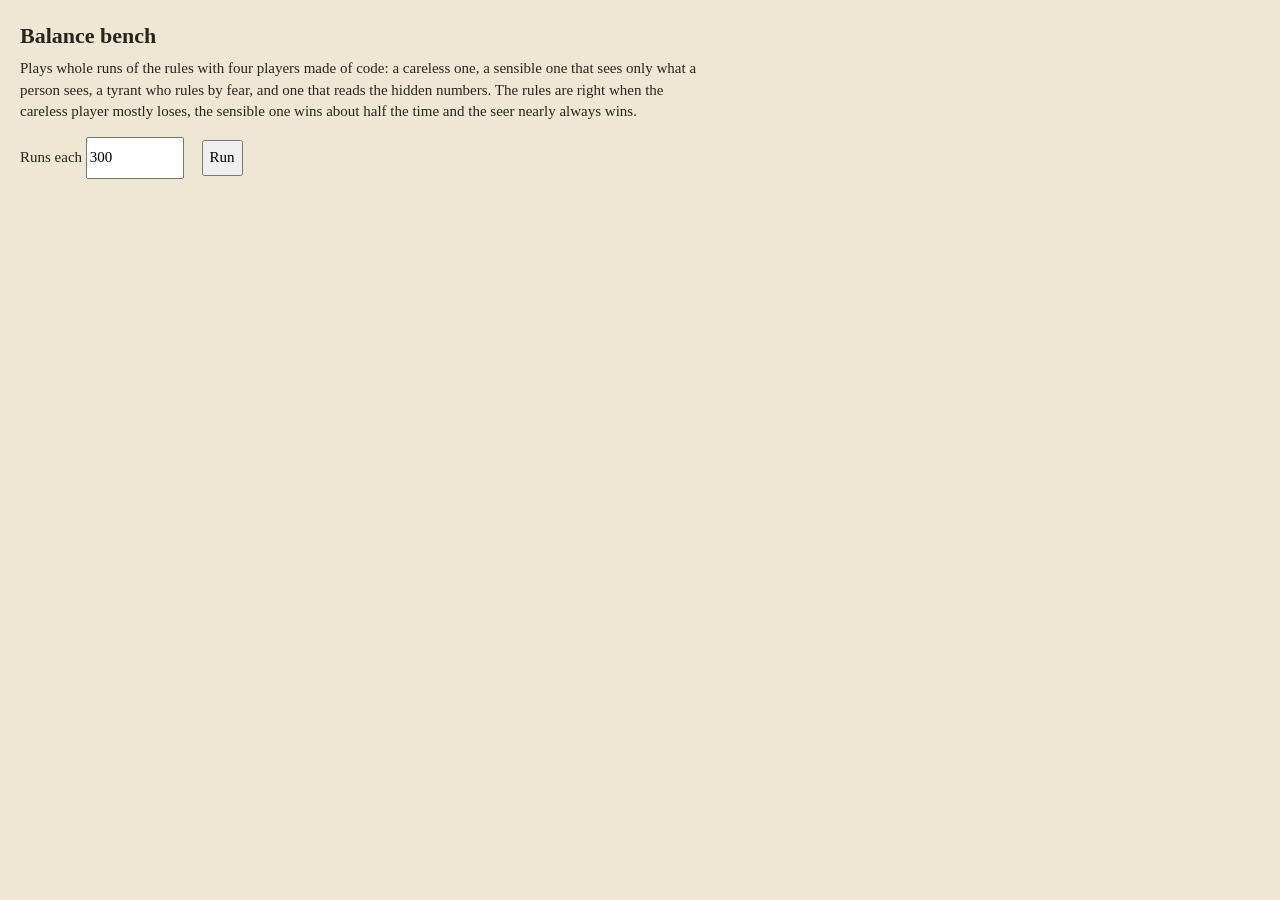
<file: builds/16-bunker-billionaire/demo/balance.html>
<!doctype html>
<html lang="en-GB">
<head>
<meta charset="utf-8">
<meta name="viewport" content="width=device-width, initial-scale=1">
<title>Bunker Billionaire: balance bench</title>
<style>
  body { margin: 0; padding: 20px; background: #efe7d3; color: #25261f; font: 15px/1.45 Georgia, serif; }
  h1 { font-size: 22px; margin: 0 0 6px; }
  p { margin: 0 0 14px; max-width: 46em; }
  label { margin-right: 14px; }
  select, input, button { font: inherit; min-height: 36px; }
  table { border-collapse: collapse; margin-top: 16px; font: 13px/1.4 ui-monospace, Consolas, monospace; }
  td, th { border: 1px solid #c9bfa5; padding: 4px 8px; text-align: right; }
  th:first-child, td:first-child { text-align: left; }
</style>
</head>
<body>
<h1>Balance bench</h1>
<p>Plays whole runs of the rules with four players made of code: a careless one, a sensible one that sees only what a person sees, a tyrant who rules by fear, and one that reads the hidden numbers. The rules are right when the careless player mostly loses, the sensible one wins about half the time and the seer nearly always wins.</p>
<label>Runs each <input id="n" type="number" value="300" min="20" max="5000" step="20" style="width: 6em"></label>
<button id="go" type="button">Run</button>
<div id="out"></div>
<script type="module">
import { simulate } from '../src/engine/auto.js';
import { CARDS } from '../src/data/cards.js';
const $ = (id) => document.getElementById(id);
export function run(n) {
  const kinds = ['king', 'word', 'deposed', 'killed', 'everyone'];
  let html = '<table><tr><th>Card</th><th>Player</th>' + kinds.map((k) => `<th>${k}</th>`).join('') + '<th>mean last day</th><th>staff left</th><th>food</th><th>water</th><th>power</th><th>med</th><th>lux</th></tr>';
  const all = {};
  for (const c of CARDS) for (const p of ['random', 'careful', 'saint', 'tyrant', 'seer']) {
    const r = simulate(n, p, c.id, 7);
    all[c.id + '/' + p] = r;
    html += `<tr><td>${c.name}</td><td>${p}</td>` + kinds.map((k) => `<td>${Math.round(((r.kinds[k] || 0) / n) * 100)}%</td>`).join('')
      + `<td>${r.meanDay.toFixed(1)}</td><td>${r.meanStaff.toFixed(1)}</td>` + ['food', 'water', 'power', 'med', 'lux'].map((k) => `<td>${r.left[k].toFixed(0)}</td>`).join('') + '</tr>';
  }
  $('out').innerHTML = html + '</table>';
  return all;
}
// A short text summary for the console: endings by kind, then hidden-value diagnostics for the sensible player.
function brief(n = 80, players = ['random', 'careful', 'saint', 'tyrant'], cards = CARDS.map((c) => c.id)) {
  const out = [];
  for (const id of cards) for (const p of players) {
    const r = simulate(p === 'seer' ? Math.ceil(n / 3) : n, p, id, 7);
    const pc = (k) => Math.round(((r.endings[k] || 0) / r.runs) * 100);
    const L = r.load;
    out.push(`${id.padEnd(9)} ${p.padEnd(7)} in charge ${Math.round((r.wins / r.runs) * 100)}% (escaped ${pc('escaped')}) | opulence ${r.opu.toFixed(0)}, when in charge ${r.opuWin.toFixed(0)} | built ${r.built.toFixed(1)} | deposed ${Math.round(((r.kinds.deposed || 0) / r.runs) * 100)} killed ${Math.round(((r.kinds.killed || 0) / r.runs) * 100)} everyone ${Math.round(((r.kinds.everyone || 0) / r.runs) * 100)} alone ${pc('deposed_alone')} | day ${r.meanDay.toFixed(0)} | ${(L.words / L.days).toFixed(0)} words, ${(L.decisions / L.days).toFixed(1)} decisions a day`);
  }
  return out.join(String.fromCharCode(10));
}
function uses(n = 60, p = 'careful', id = 'inherited') { const r = simulate(n, p, id, 7); return Object.entries(r.uses).sort((a, b) => b[1] - a[1]).map(([k, v]) => k + ' ' + v.toFixed(1)).join(', '); }
window.__bench = { run, simulate, brief, uses };
$('go').addEventListener('click', () => run(+$('n').value));
</script>
</body>
</html>
</file>
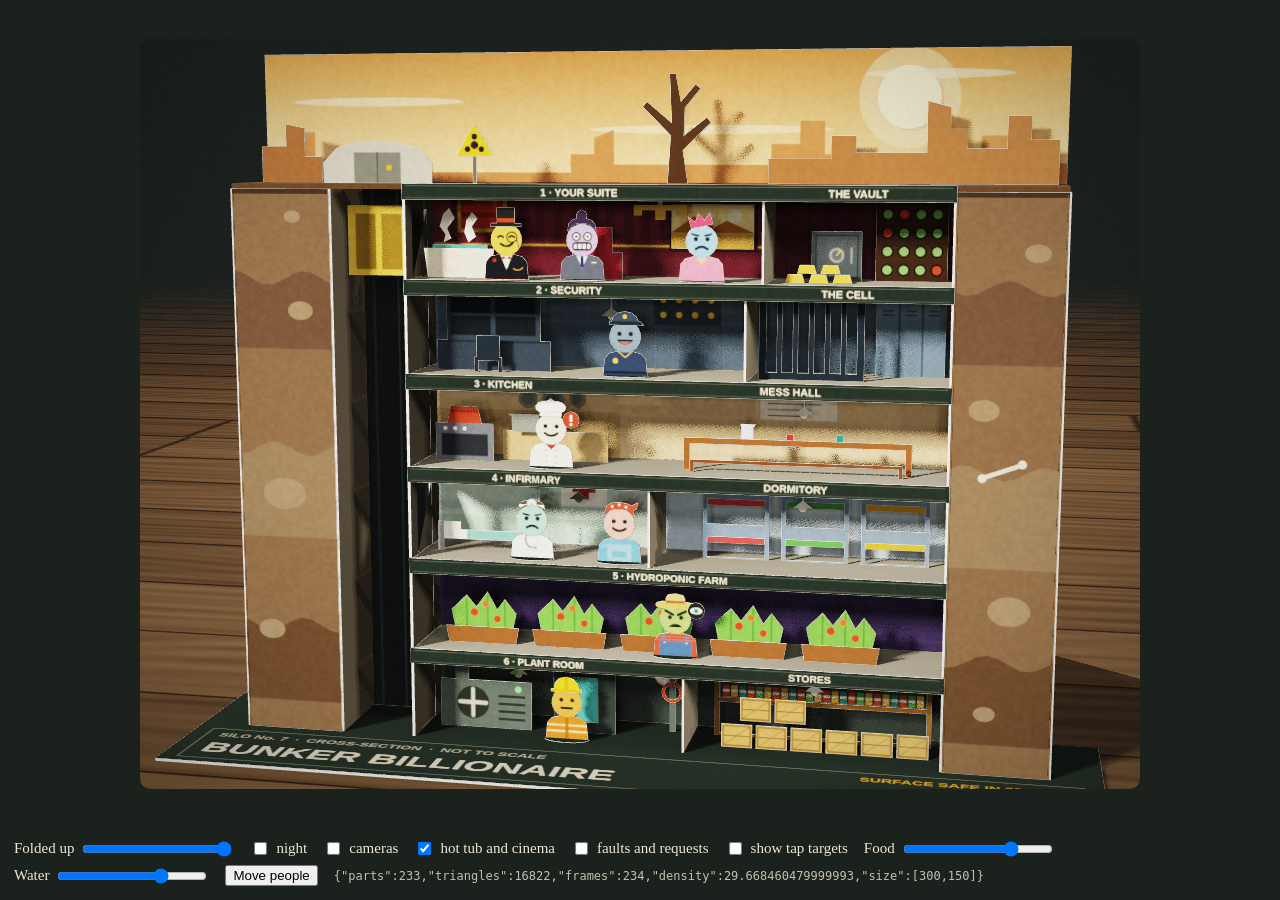
<file: builds/16-bunker-billionaire/demo/diorama.html>
<!doctype html>
<html lang="en-GB">
<head>
<meta charset="utf-8">
<meta name="viewport" content="width=device-width, initial-scale=1">
<title>Bunker Billionaire: the card silo alone</title>
<style>
  * { box-sizing: border-box; }
  html, body { margin: 0; height: 100%; background: #1b211d; color: #efe7d3; font: 15px/1.4 Georgia, serif; }
  body { display: grid; grid-template-rows: 1fr auto; }
  #silo { min-height: 0; display: flex; align-items: center; justify-content: center; padding: 10px; }
  .silo-box { position: relative; width: min(100%, calc((100dvh - 150px) * 4 / 3)); aspect-ratio: 4 / 3; border-radius: 10px; overflow: hidden; background: #111; }
  .silo-box canvas { width: 100%; height: 100%; display: block; touch-action: none; cursor: grab; }
  .pawns { position: absolute; inset: 0; pointer-events: none; }
  .pawn { position: absolute; border: 1px dashed rgba(255, 255, 255, 0); background: none; padding: 0; pointer-events: auto; }
  body.show .pawn { border-color: rgba(255, 220, 120, 0.8); }
  form { display: flex; flex-wrap: wrap; gap: 6px 16px; padding: 10px 14px 14px; align-items: center; }
  label { display: flex; align-items: center; gap: 6px; }
  input[type=range] { width: 150px; }
  pre { margin: 0; font: 12px ui-monospace, Consolas, monospace; opacity: 0.8; }
</style>
</head>
<body>
<section id="silo"></section>
<form onsubmit="return false">
  <label>Folded up <input id="open" type="range" min="0" max="1" step="0.01" value="1"></label>
  <label><input id="night" type="checkbox"> night</label>
  <label><input id="cams" type="checkbox"> cameras</label>
  <label><input id="comforts" type="checkbox" checked> hot tub and cinema</label>
  <label><input id="faults" type="checkbox"> faults and requests</label>
  <label><input id="hits" type="checkbox"> show tap targets</label>
  <label>Food <input id="food" type="range" min="0" max="80" value="60"></label>
  <label>Water <input id="water" type="range" min="0" max="70" value="50"></label>
  <button id="shuffle" type="button">Move people</button>
  <pre id="info"></pre>
</form>
<script type="module">
import { createDiorama } from '../src/ui/diorama.js';
const $ = (id) => document.getElementById(id);
const d = createDiorama($('silo'));
const posts = { security: 'security', chef: 'kitchen', engineer: 'plant', doctor: 'medical', farmer: 'farm', pa: 'suite', cleaner: 'medical', heir: 'suite' };
const moods = ['happy', 'content', 'flat', 'sour', 'angry', 'grin', 'content', 'sour'];
const zones = ['suite', 'vault', 'security', 'kitchen', 'mess', 'medical', 'bunks', 'farm', 'plant', 'stores'];
const staff = Object.keys(posts).map((role, i) => ({ role, status: 'ok', zone: posts[role], mood: moods[i], label: role, badge: i === 1 ? 'alert' : i === 4 ? 'eye' : '' }));
function draw() {
  const f = $('faults').checked;
  d.update({
    staff, you: { zone: 'you', mood: 'smug' }, cameras: $('cams').checked, night: $('night').checked,
    res: { food: +$('food').value, water: +$('water').value, lux: 40, power: 50 },
    policy: { tub: +$('comforts').checked, cinema: +$('comforts').checked },
    faults: f ? [{ sys: 'generator', i: 0 }, { sys: 'lights', i: 1, patched: true }] : [], asks: f ? { doctor: 2, security: 3 } : {},
  });
  document.body.classList.toggle('show', $('hits').checked);
  $('info').textContent = JSON.stringify(d.info());
}
for (const id of ['night', 'cams', 'comforts', 'faults', 'hits', 'food', 'water']) $(id).addEventListener('input', draw);
$('open').addEventListener('input', () => d.setOpen(+$('open').value, true));
$('shuffle').addEventListener('click', () => { for (const p of staff) if (Math.random() < 0.6) p.zone = Math.random() < 0.4 ? posts[p.role] : zones[Math.floor(Math.random() * zones.length)]; draw(); });
draw();
window.__d = d; window.__draw = draw; window.__staff = staff;
// Frame cost, measured the honest way: moving frames drawn back to back, ended by reading one pixel.
window.__bench = (n = 20) => {
  const r = d.renderer, gl = r.gl, px = new Uint8Array(4), c = document.querySelector('canvas');
  const view = (i) => ({ eye: [20 + i * 1e-3, 30, 96], target: [0, 16.6, 2.4], fovY: 0.42, aperture: 0, groups: ['all'], blueprint: 0, near: 10, far: 600, changed: true, still: false });
  r.render(view(0)); gl.readPixels(0, 0, 1, 1, gl.RGBA, gl.UNSIGNED_BYTE, px);
  const t0 = performance.now();
  for (let i = 1; i <= n; i++) r.render(view(i));
  gl.readPixels(0, 0, 1, 1, gl.RGBA, gl.UNSIGNED_BYTE, px);
  return { ms: +((performance.now() - t0) / n).toFixed(1), size: [c.width, c.height] };
};
</script>
</body>
</html>
</file>
<file: builds/16-bunker-billionaire/src/style.css>
/* Bunker Billionaire. Phone first: one column (bar, silo, desk). From 760px wide: silo left, desk right.
   The look is cut paper on a dark desk: cream cards, ink, one red for stamps and danger. */
:root {
  --paper: #efe7d3; --paper2: #e4dabf; --paper3: #d6caa8; --ink: #25261f; --soft: #605d4f;
  --desk: #1b211d; --desk2: #252e28; --red: #b5482e; --green: #2f6b3a; --gold: #c9a13b; --haz: #e2a62b;
  --c-food: #9a5a2c; --c-water: #2f8580; --c-power: #b07d0c; --c-med: #b5482e; --c-lux: #76529f;
  --label: 'Barlow Condensed', 'Arial Narrow', 'Helvetica Neue', Arial, sans-serif;
  --body: 'Zilla Slab', Rockwell, Georgia, 'Times New Roman', serif;
}
* { box-sizing: border-box; }
html, body { height: 100%; margin: 0; background: var(--desk); color: var(--ink); font: 16.5px/1.42 var(--body); -webkit-font-smoothing: antialiased; overscroll-behavior: none; }
button { font: inherit; color: inherit; cursor: pointer; -webkit-tap-highlight-color: transparent; }
button:disabled { cursor: default; }
h1, h2, h3, p, ul, dl, dd { margin: 0; padding: 0; }
ul { list-style: none; }
svg { display: block; }

#app { height: 100dvh; display: grid; grid-template-columns: 100%; grid-template-rows: auto auto minmax(0, 1fr); background: radial-gradient(120% 80% at 50% 0%, var(--desk2), var(--desk) 70%); }

/* ---------------------------------------------------------------- bar */
#bar { display: flex; align-items: center; gap: 8px; padding: max(6px, env(safe-area-inset-top)) 8px 6px; color: var(--paper); font-family: var(--label); min-height: 52px; }
.brand { font-weight: 600; font-size: 19px; letter-spacing: 0.1em; text-transform: uppercase; flex: 1; padding-left: 4px; }
.day { flex: none; width: 42px; height: 42px; border-radius: 50%; border: 2px solid var(--gold); background: #141915; color: var(--paper); display: grid; place-content: center; line-height: 1; padding: 0; }
.day b { font-size: 19px; font-weight: 600; }
.day span { font-size: 9.5px; letter-spacing: 0.06em; text-transform: uppercase; opacity: 0.7; }
.stores { flex: 1; display: grid; grid-template-columns: repeat(5, 1fr); gap: 4px; min-width: 0; }
.store { position: relative; display: grid; grid-template-columns: 15px auto; justify-content: center; align-items: center; column-gap: 3px; row-gap: 3px; padding: 5px 2px 4px; border: 0; border-radius: 6px; background: #141915; color: var(--paper); min-width: 0; }
.store svg { width: 15px; height: 15px; --paper: #141915; }
.store b { font-size: 18px; font-weight: 600; line-height: 1; font-variant-numeric: tabular-nums; }
.store i { grid-column: 1 / -1; height: 3px; width: 100%; min-width: 34px; border-radius: 2px; background: linear-gradient(90deg, currentColor calc(var(--v) * 100%), rgba(255, 255, 255, 0.14) 0); }
.store.r-food svg, .store.r-food i { color: #dc9a5c; } .store.r-water svg, .store.r-water i { color: #6fc7c0; } .store.r-power svg, .store.r-power i { color: #f0c64a; } .store.r-med svg, .store.r-med i { color: #ee7a62; } .store.r-lux svg, .store.r-lux i { color: #c2a1ea; }
.store.low { box-shadow: inset 0 0 0 1.5px var(--red); }
.store.low b { color: #ff9c86; }
.store em { position: absolute; left: 50%; top: 100%; font: 600 15px var(--label); padding: 0 6px; border-radius: 9px; background: var(--paper); color: var(--red); transform: translate(-50%, -4px); animation: delta 2.6s ease-out forwards; pointer-events: none; z-index: 30; white-space: nowrap; }
.store em.up { color: var(--green); }
@keyframes delta { 0% { opacity: 0; transform: translate(-50%, -10px); } 12% { opacity: 1; transform: translate(-50%, 2px); } 75% { opacity: 1; transform: translate(-50%, 2px); } 100% { opacity: 0; transform: translate(-50%, 8px); } }
.bar-right { display: flex; gap: 4px; flex: none; }
.ledger, .snd { display: flex; align-items: center; gap: 3px; min-width: 38px; height: 42px; padding: 0 7px; border: 0; border-radius: 6px; background: #141915; color: var(--paper); font: 600 16px var(--label); }
.ledger svg, .snd svg { width: 17px; height: 17px; --paper: #141915; }
.ledger.soon { box-shadow: inset 0 0 0 1.5px var(--haz); color: var(--haz); }
.snd span { font-size: 14px; letter-spacing: 0.05em; text-transform: uppercase; }
.snd.on { color: #9fd6a8; }
#app:not([data-phase='title']) .snd span { display: none; }

/* ---------------------------------------------------------------- silo */
#top { min-height: 0; display: flex; flex-direction: column; align-items: center; }
#silo { padding: 0 8px; min-height: 0; display: flex; justify-content: center; width: 100%; }
#strip { display: flex; align-items: center; gap: 6px; width: min(100% - 16px, 54dvh); padding: 6px 0 0; font: 600 13px var(--label); letter-spacing: 0.08em; text-transform: uppercase; color: #8d978f; }
#strip button { border: 0; border-radius: 4px; background: var(--paper); color: var(--ink); font: inherit; padding: 0 10px; min-height: 30px; margin-right: auto; box-shadow: 0 2px 0 #000; }
#strip span { padding: 2px 7px; border-radius: 10px; background: #141915; white-space: nowrap; overflow: hidden; text-overflow: ellipsis; }
#strip span.on { color: #ffd9a0; box-shadow: inset 0 0 0 1px #6b5a36; }
.pawn.ping::before { content: ''; position: absolute; inset: -18%; border-radius: 50%; border: 2px solid var(--haz); animation: ping 1.3s ease-out 2 both; pointer-events: none; }
@keyframes ping { from { transform: scale(0.6); opacity: 1; } to { transform: scale(1.7); opacity: 0; } }
.faces-line { margin: 4px 0 6px; }
.trade { display: grid; grid-template-columns: auto 1fr; gap: 5px 12px; margin: 10px 0 4px; }
.trade dt { font: 600 12px/1.6 var(--label); letter-spacing: 0.12em; text-transform: uppercase; color: var(--soft); white-space: nowrap; padding-top: 2px; }
.trade dd { line-height: 1.3; }
.silo-box { position: relative; width: min(100%, 54dvh); aspect-ratio: 4 / 3; border-radius: 8px; overflow: hidden; box-shadow: 0 0 0 1px rgba(0, 0, 0, 0.5), 0 8px 18px rgba(0, 0, 0, 0.45); background: #5f4a38; }
.silo-box > svg { width: 100%; height: 100%; }
.pawns { position: absolute; inset: 0; }
.pawn { position: absolute; width: 6.25%; aspect-ratio: 32 / 36; padding: 0; border: 0; background: none; filter: drop-shadow(0 1.5px 1px rgba(0, 0, 0, 0.5)); transition: left 0.8s cubic-bezier(0.5, 0, 0.25, 1), top 0.8s cubic-bezier(0.5, 0, 0.25, 1), opacity 0.5s, transform 0.5s, filter 0.5s; }
.pawn::after { content: ''; position: absolute; inset: -7px -5px; }
.pawn .face { width: 100%; height: 100%; animation: bob 3.2s ease-in-out infinite; animation-delay: inherit; }
.pawn.is-you { filter: drop-shadow(0 0 3px rgba(255, 220, 120, 0.9)) drop-shadow(0 1.5px 1px rgba(0, 0, 0, 0.5)); }
.pawn.unseen { opacity: 0; pointer-events: none; }
.pawn.gone { filter: grayscale(1) brightness(0.8) drop-shadow(0 1px 1px rgba(0, 0, 0, 0.5)); transform: scale(0.82); transform-origin: 50% 100%; }
.pawn.down { transform: rotate(90deg) translate(18%, 0); transform-origin: 50% 100%; }
.pawn.down .face { animation: none; }
.pawn:focus-visible { outline: 2px solid var(--haz); outline-offset: 2px; border-radius: 50%; }
.badge { position: absolute; right: -22%; top: 18%; width: 46%; aspect-ratio: 1; border-radius: 50%; background: var(--ink); box-shadow: 0 0 0 1.5px var(--paper); }
.badge.eye::after { content: ''; position: absolute; inset: 30%; border-radius: 50%; background: #9fe0ff; }
.badge.alert { background: var(--red); }
.badge.alert::after { content: '!'; position: absolute; inset: 0; display: grid; place-content: center; color: #fff; font: 700 9px/1 var(--label); }
@keyframes bob { 0%, 100% { transform: translateY(0); } 50% { transform: translateY(-3.5%); } }

.nightsky, .dark, .moon, .hatchlight { opacity: 0; transition: opacity 0.9s; }
.sun { transition: opacity 0.9s, transform 1.2s; }
.moon { transform: translateY(16px); transition: opacity 0.9s, transform 1.2s; }
.night .nightsky { opacity: 1; } .night .dark { opacity: 0.5; } .night .dark.deep { opacity: 0.55; }
.night .sun { opacity: 0; transform: translateY(26px); } .night .moon { opacity: 1; transform: none; }
.night .dust { opacity: 0.12; }
.cams .cams { opacity: 1; } .cams { transition: opacity 0.4s; }
.silo-box:not(.cams) g.cams { opacity: 0; }
.cams .camdot { animation: blink 1.4s steps(2, jump-none) infinite; }
.cams .monitor { fill: #2fbf7a; animation: flicker 2.6s steps(4) infinite; }
.lowpower .dark.deep { opacity: 0.22; animation: flick 2.8s steps(3, jump-none) infinite; }
.lift { animation: lift 26s ease-in-out infinite; }
.fan { animation: spin 1.6s linear infinite; }
.lowpower .fan { animation-duration: 5s; }
.steam { animation: steam 3.2s ease-in-out infinite alternate; }
.grow { animation: grow 4s ease-in-out infinite alternate; }
.dust { animation: drift 34s linear infinite alternate; }
.crop, .crate, .bottle, #water-level { transition: all 0.8s; }
.silo-box[data-ending='king'] .hatchlight, .silo-box[data-ending='word'] .hatchlight { opacity: 0.4; }
.silo-box[data-ending='king'] .hatch, .silo-box[data-ending='word'] .hatch { transform: translate(-20px, -6px) rotate(-24deg); transform-origin: 64px 33px; transition: transform 1s; }
.silo-box[data-ending='everyone'] .fan, .silo-box[data-ending='everyone'] .lift { animation: none; }
@keyframes blink { 0% { opacity: 1; } 100% { opacity: 0.15; } }
@keyframes flicker { 0%, 100% { opacity: 1; } 50% { opacity: 0.75; } }
@keyframes flick { 0% { opacity: 0.2; } 50% { opacity: 0.42; } 100% { opacity: 0.16; } }
@keyframes lift { 0%, 8% { transform: translateY(0); } 22%, 34% { transform: translateY(82px); } 50%, 64% { transform: translateY(205px); } 78%, 86% { transform: translateY(123px); } 96%, 100% { transform: translateY(0); } }
@keyframes spin { to { transform: rotate(360deg); } }
@keyframes steam { from { transform: translateY(1.5px); opacity: 0.25; } to { transform: translateY(-2px); opacity: 0.75; } }
@keyframes grow { from { opacity: 0.8; } to { opacity: 1; } }
@keyframes drift { from { transform: translateX(-30px); } to { transform: translateX(40px); } }

/* ---------------------------------------------------------------- desk and cards */
#desk { overflow-y: auto; padding: 10px 10px calc(18px + env(safe-area-inset-bottom)); display: flex; flex-direction: column; gap: 10px; min-height: 0; scrollbar-width: thin; scrollbar-color: #4a554d transparent; }
.card { position: relative; background: var(--paper) url("data:image/svg+xml,%3Csvg xmlns='http://www.w3.org/2000/svg' width='140' height='140'%3E%3Cfilter id='n'%3E%3CfeTurbulence type='fractalNoise' baseFrequency='.9' numOctaves='2' seed='4'/%3E%3CfeColorMatrix values='0 0 0 0 .3  0 0 0 0 .26  0 0 0 0 .16  0 0 0 .09 0'/%3E%3C/filter%3E%3Crect width='140' height='140' filter='url(%23n)'/%3E%3C/svg%3E"); border-radius: 5px; padding: 14px 16px 16px; box-shadow: 0 1px 0 rgba(255, 255, 255, 0.5) inset, 0 7px 16px rgba(0, 0, 0, 0.45); width: 100%; max-width: 520px; margin: 0 auto; flex: none; }
.deal { animation: deal 0.34s cubic-bezier(0.2, 0.8, 0.3, 1) both; }
.deal.d2 { animation-delay: 0.14s; }
@keyframes deal { from { opacity: 0; transform: translateY(22px) rotate(1.4deg); } to { opacity: 1; transform: none; } }
.card header { display: flex; flex-wrap: wrap; align-items: center; gap: 6px 10px; margin-bottom: 8px; }
.card header h2, .card header h1 { flex: 1 1 100%; }
.card header .from + h2 { flex: 1 1 60%; }
.card header .from { order: 3; }
h1 { font: 600 34px/1.02 var(--label); letter-spacing: 0.02em; text-transform: uppercase; }
h2 { font: 600 23px/1.1 var(--label); letter-spacing: 0.02em; text-transform: uppercase; }
h3 { font: 600 13px/1.2 var(--label); letter-spacing: 0.12em; text-transform: uppercase; color: var(--soft); margin: 12px 0 4px; }
.stamp { display: inline-block; font: 600 12.5px/1.3 var(--label); letter-spacing: 0.14em; text-transform: uppercase; color: var(--red); border: 1.5px solid currentColor; padding: 1px 7px; border-radius: 3px; transform: rotate(-1.5deg); }
.stamp.done { color: var(--soft); }
.kicker { font: 600 13px var(--label); letter-spacing: 0.14em; text-transform: uppercase; color: var(--red); margin-bottom: 4px; }
.lede { margin: 8px 0; }
.body { margin: 2px 0 10px; }
.hintline { font-style: italic; color: var(--soft); margin: 6px 0 10px; }
.fine { font-size: 14px; color: var(--soft); margin-top: 10px; }
.link { background: none; border: 0; padding: 4px 0; text-decoration: underline; color: inherit; }
.memo.grim { background-color: #e6d9c8; box-shadow: inset 4px 0 0 var(--red), 0 7px 16px rgba(0, 0, 0, 0.45); }
.from { width: 44px; height: 50px; padding: 0; border: 0; background: none; flex: none; filter: drop-shadow(0 1.5px 1px rgba(0, 0, 0, 0.35)); }
.from .face { width: 100%; height: 100%; }

.who { display: inline-flex; align-items: center; gap: 2px; padding: 0 5px 0 1px; margin: 0 1px; border: 0; border-radius: 11px; background: rgba(37, 38, 31, 0.09); font-weight: 600; vertical-align: baseline; line-height: 1.2; }
.who .face { width: 19px; height: 21px; margin: -3px 0 -1px; }

.incidents li { padding: 6px 9px; margin-bottom: 6px; border-left: 3px solid var(--red); background: rgba(181, 72, 46, 0.09); border-radius: 0 3px 3px 0; }
.incidents li.crit { background: var(--red); color: #fff5e6; font-weight: 600; }
.mood { font-style: italic; margin: 4px 0 6px; }
.cams-line, .informant-line { padding: 5px 9px; margin: 6px 0; border-radius: 3px; background: rgba(37, 38, 31, 0.07); font-size: 15.5px; }
.informant-line { box-shadow: inset 3px 0 0 var(--c-lux); }
.cams-line { box-shadow: inset 3px 0 0 var(--ink); }
.rumours li { padding: 3px 0 3px 14px; position: relative; }
.rumours li::before { content: ''; position: absolute; left: 2px; top: 0.72em; width: 6px; height: 1.5px; background: var(--soft); }

.go { display: block; width: 100%; min-height: 50px; margin-top: 12px; padding: 8px 14px; border: 0; border-radius: 4px; background: var(--ink); color: var(--paper); font: 600 18px var(--label); letter-spacing: 0.08em; text-transform: uppercase; box-shadow: 0 3px 0 #000; transition: transform 0.06s, box-shadow 0.06s; }
.go:active { transform: translateY(2px); box-shadow: 0 1px 0 #000; }
.go.ghost { background: transparent; color: var(--ink); box-shadow: inset 0 0 0 1.5px var(--ink); }
.go.danger { background: var(--red); box-shadow: 0 3px 0 #6f2415; }
.row { display: flex; gap: 8px; } .row .go { flex: 1; }

.choices { display: grid; gap: 7px; }
.choice { display: grid; grid-template-columns: 26px 1fr auto; align-items: center; gap: 8px; width: 100%; min-height: 52px; padding: 7px 10px 7px 8px; text-align: left; border: 1.5px solid var(--ink); border-radius: 4px; background: var(--paper2); box-shadow: 0 2.5px 0 var(--ink); line-height: 1.22; transition: transform 0.06s, box-shadow 0.06s, background 0.12s; }
.choice:hover:not(:disabled) { background: #f5edd6; }
.choice:active:not(:disabled) { transform: translateY(2px); box-shadow: 0 0.5px 0 var(--ink); }
.choice .n { width: 24px; height: 24px; border-radius: 50%; background: var(--ink); color: var(--paper); display: grid; place-content: center; font: 600 14px var(--label); }
.choice small { display: block; font-size: 13px; color: var(--red); font-style: italic; }
.choice:disabled { opacity: 0.5; box-shadow: none; border-style: dashed; }
.costs { display: flex; flex-wrap: wrap; gap: 3px; justify-content: flex-end; max-width: 112px; }
.result > .costs, .orders > .costs { justify-content: flex-start; max-width: none; }
.chip { display: inline-flex; align-items: center; gap: 2px; font: 600 14.5px/1 var(--label); padding: 2.5px 6px 2.5px 4px; border-radius: 10px; background: rgba(37, 38, 31, 0.1); white-space: nowrap; font-variant-numeric: tabular-nums; }
.chip svg { width: 12px; height: 12px; --paper: var(--paper2); }
.chip.down { color: var(--red); } .chip.up { color: var(--green); }
.r-food svg { color: var(--c-food); } .r-water svg { color: var(--c-water); } .r-power svg { color: var(--c-power); } .r-med svg { color: var(--c-med); } .r-lux svg { color: var(--c-lux); }

.tools { display: grid; grid-template-columns: 1fr 1fr; gap: 8px 8px; }
.tcol { display: flex; flex-direction: column; gap: 8px; min-width: 0; }
.tgroup { display: flex; flex-direction: column; gap: 5px; }
.tgroup > div { display: grid; gap: 5px; }
.tools > .g-punish { grid-column: 1 / -1; }
.tools > .g-punish > div { grid-template-columns: 1fr 1fr; gap: 8px; }
.tgroup > span { font: 600 12px var(--label); letter-spacing: 0.14em; text-transform: uppercase; color: var(--soft); border-bottom: 1.5px solid currentColor; padding-bottom: 1px; }
.tgroup.g-punish > span { color: var(--red); }
.tool { display: flex; align-items: center; justify-content: space-between; gap: 6px; min-height: 44px; padding: 5px 9px; text-align: left; border: 1.5px solid var(--ink); border-radius: 4px; background: var(--paper2); box-shadow: 0 2px 0 var(--ink); font: 600 16.5px/1.1 var(--label); letter-spacing: 0.02em; }
.tool:active:not(:disabled) { transform: translateY(2px); box-shadow: none; }
.tool:disabled { opacity: 0.45; box-shadow: none; border-style: dashed; }
.g-punish .tool { border-color: var(--red); box-shadow: 0 2px 0 var(--red); color: #7c2a17; }
.order-text { margin-top: 2px; }

.nightcard { background-color: #1f2a38; color: #dfe6ee; box-shadow: 0 7px 16px rgba(0, 0, 0, 0.5); }
.nightcard .stamp { color: #9fb6d6; }

/* title */
.starts { display: grid; gap: 8px; margin-top: 8px; }
.start { display: grid; gap: 2px; text-align: left; padding: 10px 12px 10px 14px; border: 1.5px solid var(--ink); border-radius: 4px; background: var(--paper2); box-shadow: 0 2.5px 0 var(--ink); position: relative; }
.start:active { transform: translateY(2px); box-shadow: 0 0.5px 0 var(--ink); }
.start b { font: 600 21px/1.1 var(--label); letter-spacing: 0.03em; text-transform: uppercase; padding-right: 64px; }
.start em { font-size: 15.5px; }
.start small { font-size: 13.5px; color: var(--soft); line-height: 1.3; }
.start small i { font: 600 11.5px var(--label); letter-spacing: 0.1em; text-transform: uppercase; font-style: normal; }
.level { position: absolute; right: 9px; top: 9px; font: 600 11.5px var(--label); letter-spacing: 0.12em; text-transform: uppercase; padding: 1px 6px; border-radius: 3px; color: #fff; background: var(--soft); }
.l-gentle { background: var(--green); } .l-fair { background: #7a6a2c; } .l-hard { background: #a8581c; } .l-brutal { background: var(--red); }
.title-card h2 { margin-top: 14px; font-size: 18px; }

/* ending */
.ending.k-king, .ending.k-word { box-shadow: inset 0 5px 0 var(--gold), 0 7px 16px rgba(0, 0, 0, 0.45); }
.ending.k-killed, .ending.k-everyone { box-shadow: inset 0 5px 0 var(--red), 0 7px 16px rgba(0, 0, 0, 0.45); }
.ending.k-deposed { box-shadow: inset 0 5px 0 var(--soft), 0 7px 16px rgba(0, 0, 0, 0.45); }
.reveal li { display: grid; grid-template-columns: 32px 1fr 108px; gap: 8px; align-items: center; padding: 6px 0; border-top: 1px solid var(--paper3); }
.reveal .face { width: 32px; height: 36px; }
.reveal b { display: block; font: 600 17px/1.1 var(--label); letter-spacing: 0.02em; }
.reveal small { display: block; font-size: 13px; color: var(--soft); line-height: 1.25; }
.reveal .fate { color: var(--ink); font-style: italic; }
.reveal .fate.s5, .reveal .fate.s6, .reveal .fate.s4, .reveal .fate.s3 { color: var(--red); }
.spark { width: 108px; height: 28px; --red: #b5482e; }
.key span { display: inline-block; width: 18px; height: 0; border-top: 2px solid var(--ink); vertical-align: middle; margin: 0 2px 0 6px; }
.key .k-fear { border-top: 2px dashed var(--red); }

/* ---------------------------------------------------------------- sheet */
#sheet { position: fixed; inset: 0; z-index: 100; background: rgba(8, 12, 10, 0.6); display: flex; align-items: flex-end; justify-content: center; }
#sheet[hidden] { display: none; }
#sheet-box { position: relative; width: min(100%, 520px); max-height: 86dvh; overflow-y: auto; background: var(--paper); border-radius: 12px 12px 0 0; padding: 18px 16px calc(20px + env(safe-area-inset-bottom)); box-shadow: 0 -8px 30px rgba(0, 0, 0, 0.5); animation: rise 0.22s cubic-bezier(0.2, 0.8, 0.3, 1); }
@keyframes rise { from { transform: translateY(40px); opacity: 0; } to { transform: none; opacity: 1; } }
.x { position: absolute; right: 6px; top: 4px; width: 44px; height: 44px; border: 0; background: none; font: 400 30px/1 var(--label); color: var(--soft); }
#sheet-body > h2 { padding-right: 40px; display: flex; align-items: center; gap: 6px; }
#sheet-body > h2 svg { width: 22px; height: 22px; }
.who-head { display: flex; gap: 12px; align-items: center; padding-right: 36px; }
.who-head .face { width: 62px; height: 70px; flex: none; filter: drop-shadow(0 2px 1.5px rgba(0, 0, 0, 0.35)); }
.who-head p { color: var(--soft); }
.moodline { margin: 8px 0 4px; }
.dossier dl { display: grid; grid-template-columns: auto 1fr; gap: 5px 12px; margin-top: 8px; }
.dossier dt { font: 600 12px/1.6 var(--label); letter-spacing: 0.12em; text-transform: uppercase; color: var(--soft); white-space: nowrap; padding-top: 2px; }
.dossier dd { line-height: 1.3; }
.met { font: 600 12px var(--label); letter-spacing: 0.08em; text-transform: uppercase; padding: 1px 6px; border-radius: 3px; color: #fff; white-space: nowrap; }
.met.yes { background: var(--green); } .met.no { background: var(--red); }
.rumour { padding: 5px 9px; background: rgba(37, 38, 31, 0.07); border-radius: 3px; margin-bottom: 5px; }
.rumour.inf { box-shadow: inset 3px 0 0 var(--c-lux); }
.rumour small { color: var(--soft); white-space: nowrap; }
.notes li { padding: 2px 0 2px 14px; position: relative; font-size: 15.5px; }
.notes li::before { content: ''; position: absolute; left: 2px; top: 0.7em; width: 6px; height: 1.5px; background: var(--red); }
.acts { display: grid; grid-template-columns: 1fr 1fr; gap: 7px; }
.acts.col { grid-template-columns: 1fr; margin-top: 12px; }
.picker { display: grid; gap: 6px; margin-top: 10px; }
.picker button { display: flex; align-items: center; gap: 10px; width: 100%; min-height: 54px; padding: 6px 10px; text-align: left; border: 1.5px solid var(--ink); border-radius: 4px; background: var(--paper2); box-shadow: 0 2px 0 var(--ink); }
.picker button:disabled { opacity: 0.5; box-shadow: none; border-style: dashed; }
.picker .face { width: 34px; height: 38px; flex: none; }
.picker b { display: block; font: 600 18px/1.1 var(--label); letter-spacing: 0.02em; }
.picker small { display: block; font-size: 13.5px; color: var(--soft); line-height: 1.25; }
.picker small.r { font-style: italic; }
.ledger-list li { padding: 8px 0; border-top: 1px solid var(--paper3); }
.ledger-list b { display: block; }
.ledger-list small { display: block; font-size: 13.5px; color: var(--soft); }
.ledger-list .p-broken b { text-decoration: line-through; color: var(--red); }
.ledger-list .p-kept b::after { content: ' ✓'; color: var(--green); }
.help p { margin: 8px 0; }

/* ================================================================ round 2: the card model, a day with more in it, the hatch */
.silo-box.card3d { background: #0d100e; }
.silo-box > canvas { width: 100%; height: 100%; display: block; touch-action: none; cursor: grab; }
.card3d .pawn.hit { transition: none; filter: none; animation: none; border-radius: 40% 40% 12% 12%; aspect-ratio: auto; }
.card3d .pawn.hit:hover, .card3d .pawn.hit:focus-visible { box-shadow: inset 0 0 0 2px rgba(255, 220, 120, 0.6); outline: none; }
.card3d .pawn.hit::after { display: none; }
.card3d .pawn.hit.flag { border-radius: 50%; }

.store i { height: auto; min-width: 0; background: none; font: 600 11.5px/1 var(--label); font-style: normal; letter-spacing: 0.02em; text-align: center; opacity: 0.85; }
.store i.short { color: #ff9c86; opacity: 1; }

#strip { gap: 6px; }
#strip .hint { color: #8d978f; background: none; padding: 0; }
#strip button { margin-right: 0; flex: none; }
#strip .you { display: flex; align-items: center; gap: 7px; flex: 1 1 auto; min-width: 0; background: #141915; color: var(--paper); box-shadow: inset 0 0 0 1px #3a443c; padding: 0 9px 0 3px; min-height: 34px; }
#strip .you span { padding: 0; background: none; border-radius: 0; overflow: visible; }
#strip .you .face { width: 26px; height: 29px; flex: none; }
#strip .you .meter { flex: 1; height: 7px; border-radius: 4px; background: rgba(255, 255, 255, 0.14); overflow: hidden; min-width: 30px; }
.meter i { display: block; height: 100%; background: #e8c352; border-radius: 4px; transition: width 0.6s; }
.meter.low i { background: var(--red); }
.pips { display: inline-flex; gap: 3px; flex: none; }
.pips i { width: 9px; height: 9px; border-radius: 50%; background: #e8c352; display: block; }
.pips i.used { background: none; box-shadow: inset 0 0 0 1.5px #e8c352; }
.pips i.off { background: none; box-shadow: inset 0 0 0 1.5px rgba(128, 128, 128, 0.5); }
.card .pips i { background: var(--ink); width: 12px; height: 12px; }
.card .pips i.used, .dossier .pips i.used { background: none; box-shadow: inset 0 0 0 2px var(--ink); }
.card .pips i.off, .dossier .pips i.off { background: none; box-shadow: inset 0 0 0 2px var(--paper3); }
.dossier .pips { vertical-align: middle; margin-left: 6px; }
.dossier .pips i { background: var(--ink); }

.orders header { flex-wrap: nowrap; align-items: center; }
.orders header h2 { flex: 0 1 auto; }
.orders .left { margin-left: auto; font: 600 13px var(--label); letter-spacing: 0.08em; text-transform: uppercase; color: var(--soft); white-space: nowrap; }
.today { margin: 0 0 10px; }
.today li { padding: 6px 9px; margin-bottom: 5px; background: rgba(37, 38, 31, 0.07); border-radius: 3px; font-size: 15.5px; line-height: 1.35; }
.today li > b { font: 600 13px var(--label); letter-spacing: 0.08em; text-transform: uppercase; color: var(--soft); display: block; }
.today li > b .who { font-size: 13px; }
.today .chip { vertical-align: middle; }
.tools > .g-promise { grid-column: 1 / -1; }
.tools > .g-promise > div { grid-template-columns: 1fr 1fr; gap: 8px; }
.tool.evil { border-color: var(--red); box-shadow: 0 2px 0 var(--red); color: #7c2a17; }
.tgroup.g-rule > span { color: var(--red); }
.chip.act { color: var(--ink); }
.r-comfort svg { color: #a8791a; }

.matter.card { box-shadow: inset 4px 0 0 var(--haz), 0 7px 16px rgba(0, 0, 0, 0.45); }
.matter.k-fault.card { box-shadow: inset 4px 0 0 var(--red), 0 7px 16px rgba(0, 0, 0, 0.45); }
.matter h2 { font-size: 20px; }
.matter .body { font-size: 16px; margin-bottom: 8px; }
.drain { white-space: nowrap; color: var(--red); font-weight: 600; }
.choices.small .choice { grid-template-columns: 1fr auto; min-height: 46px; padding-left: 10px; }
#sheet-body .matter { margin: 10px 0; padding: 10px 12px; border-radius: 4px; background: rgba(226, 166, 43, 0.16); }
#sheet-body > .matter:first-child { margin-top: 0; background: none; padding: 0; }
.result h2 { font-size: 19px; }
.go:disabled { opacity: 0.45; box-shadow: none; }
.verdict { font-size: 18px; margin: 4px 0 2px; }
.verdict b { font-family: var(--label); text-transform: uppercase; letter-spacing: 0.04em; font-size: 20px; color: var(--red); }
.incidents li.you { border-left-color: var(--gold); background: rgba(201, 161, 59, 0.16); }
.incidents li.slope { border-left-color: var(--ink); background: rgba(37, 38, 31, 0.08); font-style: italic; }
/* the slope: harsh measures as steps going down */
.tgroup.g-slope > span { color: var(--red); display: flex; justify-content: space-between; }
.tgroup.g-slope > span em { font-style: normal; color: var(--soft); }
.rungs { list-style: none; margin: 0; padding: 0; display: grid; gap: 4px; }
.rungs li { position: relative; padding: 4px 0 4px 10px; border-left: 3px solid var(--red); }
.rungs li:nth-child(2) { margin-left: 4px; } .rungs li:nth-child(3) { margin-left: 8px; } .rungs li:nth-child(4) { margin-left: 12px; } .rungs li:nth-child(5) { margin-left: 16px; }
.rungs li > b { display: block; font: 600 12.5px/1.2 var(--label); letter-spacing: 0.08em; text-transform: uppercase; color: #7c2a17; margin-bottom: 4px; }
.rungs li > div { display: grid; gap: 5px; }
.rungs li small { display: block; font-size: 12.5px; color: var(--soft); font-style: italic; line-height: 1.25; margin-top: 3px; }
.rungs li.shut { border-left: 3px dashed var(--paper3); }
.rungs li.shut > b { color: var(--soft); opacity: 0.7; }
.rungs li.used > b::after { content: ' ✓'; color: var(--red); }
.rungs.past li { padding: 3px 0 3px 10px; }
.rungs.past li > b { display: inline; }
.tool.shut { border-style: dashed; }
.reveal small.done { color: var(--red); font-style: normal; }
.rumour.test { box-shadow: inset 3px 0 0 var(--ink); }
.rumour.said { font-style: italic; box-shadow: inset 3px 0 0 var(--gold); }

/* standing orders */
.tonight { display: flex; flex-wrap: wrap; align-items: center; gap: 4px 5px; padding: 8px 10px; margin: 10px 0 2px; background: var(--ink); color: var(--paper); border-radius: 4px; }
.tonight span:first-child { font: 600 12px var(--label); letter-spacing: 0.12em; text-transform: uppercase; margin-right: auto; }
.tonight .chip { background: rgba(255, 255, 255, 0.12); }
.tonight .chip.down { color: #ff9c86; } .tonight .chip.up { color: #9fd6a8; }
.tonight .chip svg { --paper: var(--ink); color: currentColor; }
.pol { padding: 8px 0; border-top: 1px solid var(--paper3); }
.pol > b { font: 600 17px var(--label); letter-spacing: 0.03em; text-transform: uppercase; }
.pol.evil > b { color: var(--red); }
.seg { display: flex; margin: 5px 0 3px; border: 1.5px solid var(--ink); border-radius: 4px; overflow: hidden; }
.seg button { flex: 1; min-height: 42px; border: 0; border-left: 1.5px solid var(--ink); background: var(--paper2); font: 600 16px var(--label); letter-spacing: 0.03em; }
.seg button:first-child { border-left: 0; }
.seg button.on { background: var(--ink); color: var(--paper); }
.seg button:disabled:not(.on) { opacity: 0.45; }
.pol .fine { margin-top: 2px; }

/* the hatch */
.hatch .slot { padding: 8px 0 4px; border-top: 1px solid var(--paper3); }
.hatch .slot h3 { margin-top: 0; color: var(--ink); font-size: 14px; }
.hatch .slot h3 span { color: var(--red); margin-left: 6px; }
.cands { display: grid; grid-template-columns: 1fr 1fr; gap: 7px; }
.cands.n3 { grid-template-columns: 1fr 1fr 1fr; }
.cand { display: flex; flex-direction: column; gap: 2px; text-align: left; padding: 8px 9px; border: 1.5px solid var(--ink); border-radius: 4px; background: var(--paper2); box-shadow: 0 2.5px 0 var(--ink); line-height: 1.25; min-width: 0; }
.cand b { font: 600 18px/1.05 var(--label); letter-spacing: 0.02em; text-transform: uppercase; }
.cand em { font-size: 13.5px; color: var(--soft); }
.cand small { font-size: 13.5px; padding-left: 13px; position: relative; }
.cand .pro::before, .cand .con::before { position: absolute; left: 0; top: -1px; font: 700 15px var(--label); }
.cand .pro::before { content: '+'; color: var(--green); }
.cand .con::before { content: '−'; color: var(--red); }
.cand .meta { padding-left: 0; margin-top: auto; padding-top: 4px; font: 600 12px var(--label); letter-spacing: 0.08em; text-transform: uppercase; color: var(--soft); display: flex; flex-wrap: wrap; gap: 3px; align-items: center; }
.cand.on { background: var(--ink); color: var(--paper); box-shadow: 0 2.5px 0 #000; }
.cand.on em, .cand.on .meta { color: #c9c2ad; }
.cand.on .chip { background: rgba(255, 255, 255, 0.14); }
.cand.on .pro::before { color: #9fd6a8; } .cand.on .con::before { color: #ff9c86; }
.row.sticky { position: sticky; bottom: -16px; background: linear-gradient(transparent, var(--paper) 28%); padding: 16px 0 12px; margin-bottom: -4px; }
@media (max-width: 440px) { .cands.n3 { grid-template-columns: 1fr; } .cand b { font-size: 17px; } }

/* ================================================================ round 5: the goal, the hand, tonight, projects */
:root { --k-kind: #2f6b3a; --k-spin: #6b4a9a; --k-cruel: #b5482e; --k-self: #a8791a; }
.goal { margin: 6px 0 10px; padding: 0; list-style: none; display: grid; gap: 6px; }
.goal li { padding: 7px 10px 7px 12px; border-left: 3px solid var(--gold); background: rgba(201, 161, 59, 0.12); border-radius: 0 3px 3px 0; line-height: 1.35; }

/* the strip under the silo: your score and title, and the bunker's mood */
#strip .score { display: flex; align-items: center; gap: 6px; flex: 1 1 auto; min-width: 0; background: #141915; color: var(--paper); box-shadow: inset 0 0 0 1px #3a443c; padding: 0 9px 0 7px; min-height: 36px; }
#strip .score svg { width: 18px; height: 18px; color: #e8c352; flex: none; }
#strip .score b { font: 600 19px var(--label); color: #ffe39a; }
#strip .score .title { padding: 0; background: none; border-radius: 0; font-size: 12.5px; color: #c9c2ad; overflow: hidden; text-overflow: ellipsis; white-space: nowrap; min-width: 0; flex: 0 1 auto; }
#strip .score .meter { flex: 1 1 30px; height: 5px; border-radius: 3px; background: rgba(255, 255, 255, 0.14); overflow: hidden; min-width: 24px; padding: 0; }
#strip .score .meter i { display: block; height: 100%; background: #e8c352; }
#strip .moodm { display: flex; align-items: center; gap: 6px; background: #141915; color: var(--paper); box-shadow: inset 0 0 0 1px #3a443c; min-height: 36px; padding: 0 9px; flex: none; }
#strip .moodm span { background: none; padding: 0; border-radius: 0; }
#strip .moodm .segs { display: flex; gap: 2px; }
#strip .moodm .segs i { width: 6px; height: 14px; border-radius: 2px; background: rgba(255, 255, 255, 0.14); display: block; }
#strip .moodm .segs i.on { background: #9fd6a8; }
#strip .moodm.m2 .segs i.on { background: #e8c352; } #strip .moodm.m3 .segs i.on { background: #f0954a; } #strip .moodm.m4 .segs i.on { background: #ff6a50; }
#strip .moodm.m3, #strip .moodm.m4 { color: #ffb59f; }
@media (max-width: 420px) { #strip .moodm > span:last-child { display: none; } #strip .score .title { display: none; } }

/* your hand */
.hand header { flex-wrap: nowrap; align-items: center; }
.hand header h2 { flex: 0 1 auto; }
.hand .left { margin-left: auto; font: 600 13px var(--label); letter-spacing: 0.08em; text-transform: uppercase; color: var(--soft); white-space: nowrap; }
.pcards { display: grid; grid-template-columns: 1fr 1fr; gap: 8px; }
.pcard { position: relative; display: flex; flex-direction: column; gap: 3px; text-align: left; padding: 8px 9px 8px 11px; border: 1.5px solid var(--ink); border-radius: 6px; background: #f7f2e3; box-shadow: 0 3px 0 var(--ink); min-height: 150px; line-height: 1.22; overflow: hidden; transition: transform 0.08s, box-shadow 0.08s; }
.pcard::before { content: ''; position: absolute; left: 0; top: 0; bottom: 0; width: 5px; background: var(--kc); }
.pcard:active:not(:disabled) { transform: translateY(2px); box-shadow: 0 1px 0 var(--ink); }
.pcard:hover:not(:disabled) { background: #fffaf0; }
.pcard.k-kind { --kc: var(--k-kind); } .pcard.k-spin { --kc: var(--k-spin); } .pcard.k-cruel { --kc: var(--k-cruel); border-color: #7c2a17; } .pcard.k-self { --kc: var(--k-self); }
.pcard .pk { font: 600 11px var(--label); letter-spacing: 0.12em; text-transform: uppercase; color: var(--kc); }
.pcard b { font: 600 17.5px/1.05 var(--label); letter-spacing: 0.01em; text-transform: uppercase; }
.pcard .pt { font-size: 13.5px; }
.pcard em { font-size: 12.5px; color: var(--soft); }
.pcard .pfoot { margin-top: auto; padding-top: 4px; display: flex; flex-wrap: wrap; gap: 3px; align-items: center; }
.pcard .tgt { font: 600 11px var(--label); letter-spacing: 0.08em; text-transform: uppercase; color: var(--soft); border: 1px dashed var(--soft); border-radius: 9px; padding: 1px 6px; }
.pcard .why { font-size: 12px; font-style: italic; color: var(--red); }
.pcard:disabled { opacity: 0.55; box-shadow: none; }
.pcard.played { opacity: 0.4; }
.pcard .stampd { position: absolute; right: 8px; top: 8px; font: 600 12px var(--label); letter-spacing: 0.14em; text-transform: uppercase; color: var(--red); border: 1.5px solid currentColor; padding: 0 5px; transform: rotate(6deg); }
.pcards.mini .pcard { min-height: 0; }
.hand .today { margin: 10px 0 0; }
@media (max-width: 360px) { .pcards { grid-template-columns: 1fr; } .pcard { min-height: 0; } }

/* tonight */
.tonight-card .pol { padding: 6px 0; border-top: 1px solid var(--paper3); }
.tonight-card .pol:first-of-type { border-top: 0; padding-top: 0; }
.tonight-card .curfew { color: var(--red); }
.tonight-card .tonight { margin-top: 8px; }

/* projects: the upgrade path */
.projects .left { margin-left: auto; font: 600 13px var(--label); letter-spacing: 0.08em; text-transform: uppercase; color: var(--soft); }
.projects header { flex-wrap: nowrap; }
.projects .building { margin: 0 0 8px; position: relative; padding-bottom: 9px; }
.projects .building span { display: block; font-size: 14.5px; color: var(--soft); }
.projects .building i { position: absolute; left: 0; right: 0; bottom: 0; height: 5px; border-radius: 3px; background: linear-gradient(90deg, var(--gold) calc(var(--p) * 100%), var(--paper3) 0); }
.projects .builtlist { display: flex; flex-wrap: wrap; gap: 5px; margin: 0 0 6px; }
.projects .builtlist span { font: 600 13px var(--label); letter-spacing: 0.04em; padding: 2px 8px; border-radius: 10px; background: var(--ink); color: #ffe39a; }
.projects .go { margin-top: 4px; }
.plist { display: grid; gap: 8px; margin-top: 10px; }
.plist li { display: grid; gap: 3px; padding: 9px 10px; border: 1.5px solid var(--ink); border-radius: 6px; background: #f7f2e3; }
.plist li.built { opacity: 0.55; }
.plist b { font: 600 18px/1.1 var(--label); text-transform: uppercase; }
.plist em { font-size: 13.5px; color: var(--soft); }
.plist span { font-size: 14.5px; line-height: 1.3; }
.plist .pmeta { display: flex; flex-wrap: wrap; gap: 4px; align-items: center; font-size: 13px; color: var(--soft); }
.plist .tool { justify-content: center; margin-top: 3px; }
.go.pod { border-color: var(--gold); }

/* the end: the score */
.final { display: grid; grid-template-columns: auto auto 1fr; align-items: center; gap: 2px 8px; margin: 6px 0 10px; padding: 10px 12px; border-radius: 6px; background: var(--ink); color: var(--paper); }
.final svg { width: 30px; height: 30px; color: #e8c352; grid-row: span 2; }
.final b { font: 600 36px/1 var(--label); color: #ffe39a; grid-row: span 2; }
.final > span { font: 600 12px var(--label); letter-spacing: 0.12em; text-transform: uppercase; color: #c9c2ad; align-self: end; }
.final strong { font: 600 20px/1.1 var(--label); text-transform: uppercase; letter-spacing: 0.03em; grid-column: 3; }
.final small { grid-column: 1 / -1; font-size: 13.5px; color: #c9c2ad; margin-top: 4px; }
.final.lost b, .final.lost strong { color: #c9c2ad; }
.incidents li.built { border-left-color: var(--gold); background: rgba(201, 161, 59, 0.16); }
.r-opu svg { color: #a8791a; }

/* ---------------------------------------------------------------- wide screens: silo left, desk right */
@media (min-width: 760px) {
  #app { grid-template-columns: minmax(0, 1fr) minmax(360px, 470px); grid-template-rows: auto minmax(0, 1fr); }
  #bar { grid-column: 1 / -1; padding: 8px 14px; gap: 12px; }
  .stores { max-width: 520px; gap: 8px; }
  .store { grid-template-columns: 18px auto; padding: 6px 8px 5px; }
  .store svg { width: 18px; height: 18px; }
  .bar-right { margin-left: auto; }
  #app:not([data-phase='title']) .snd span { display: inline; }
  #top { justify-content: center; padding: 6px 6px 16px 16px; }
  #silo { padding: 0; }
  .silo-box { width: min(100%, calc((100dvh - 130px) * 4 / 3)); border-radius: 10px; }
  #strip { width: min(100%, calc((100dvh - 130px) * 4 / 3)); padding-top: 10px; font-size: 14px; }
  #desk { padding: 6px 16px 24px 10px; }
  #sheet { justify-content: flex-end; align-items: stretch; }
  #sheet-box { width: min(100%, 470px); max-height: none; border-radius: 0; padding-top: 26px; animation-name: slide; }
  @keyframes slide { from { transform: translateX(40px); opacity: 0; } to { transform: none; opacity: 1; } }
}
@media (max-width: 380px) {
  html, body { font-size: 15.5px; }
  .store b { font-size: 16px; } .day { width: 38px; height: 38px; }
  .tool { font-size: 15.5px; padding: 5px 7px; }
}
button:focus-visible { outline: 2.5px solid var(--haz); outline-offset: 2px; }
.calm *, .calm *::before, .calm *::after { animation: none !important; transition: none !important; }
@media (prefers-reduced-motion: reduce) { * { animation: none !important; transition: none !important; } }

/* ================================================================ round 6: requests from the staff, and the promises you made them */
.requests .left { margin-left: auto; font: 600 13px var(--label); letter-spacing: 0.08em; text-transform: uppercase; color: var(--soft); white-space: nowrap; }
.requests header { flex-wrap: nowrap; align-items: center; }
.req { padding: 10px 0 12px; border-top: 1px solid var(--paper3); }
.req:first-of-type { border-top: 0; padding-top: 2px; }
.rq-head { display: flex; align-items: center; flex-wrap: wrap; gap: 6px; margin: 0 0 4px; }
.rq-head > b { font: 600 18px/1.1 var(--label); text-transform: uppercase; letter-spacing: 0.02em; flex: 1 1 auto; min-width: 0; }
.rq-head .stamp { font-size: 11.5px; }
.req .body { margin: 2px 0 6px; }
.req .terms { font-size: 14.5px; line-height: 1.35; margin: 4px 0; color: var(--soft); }
.req .terms .chip { vertical-align: -2px; }
.req .stakes { display: grid; gap: 3px; font-size: 14px; line-height: 1.3; margin: 6px 0 8px; }
.req .stakes span { padding: 4px 8px; border-radius: 0 3px 3px 0; border-left: 3px solid; }
.req .stakes .good { border-color: var(--green); background: rgba(47, 107, 58, 0.09); }
.req .stakes .bad { border-color: var(--red); background: rgba(181, 72, 46, 0.08); }
.req .choice.yes { border-color: var(--green); }
.rpips { display: flex; gap: 3px; }
.rpips i { width: 14px; height: 9px; border-radius: 2px; border: 1.5px solid var(--ink); background: transparent; display: block; }
.rpips i.on { background: var(--gold); }
.req .work { width: 100%; justify-content: center; gap: 6px; }
.req.late .rq-head > b { color: var(--red); }
.req .warn { color: var(--red); }
.incidents li.ask { border-left-color: var(--gold); }

/* ================================================================ round 7: card effects, pushing projects, the first project */
.fx { display: inline-flex; align-items: center; gap: 2px; font: 600 12px var(--label); letter-spacing: 0.03em; text-transform: uppercase; padding: 1px 5px 1px 3px; border-radius: 9px; background: rgba(37, 38, 31, 0.08); color: var(--soft); white-space: nowrap; }
.fx svg { width: 12px; height: 12px; }
.fx.up { color: #2f6b3a; background: rgba(47, 107, 58, 0.12); }
.fx.down { color: #9c3a22; background: rgba(181, 72, 46, 0.12); }
.fx.odd { color: #6b4a9a; background: rgba(107, 74, 154, 0.12); }
.pcard .pfoot { gap: 3px; }
.projects .building { padding: 0; margin: 0 0 8px; }
.projects .building .terms { font-size: 14.5px; color: var(--soft); margin: 2px 0 8px; }
.pushes { display: grid; gap: 6px; }
.tool.push > span:first-child { display: grid; }
.projects .building .rpips i { position: static; width: 14px; height: 9px; background: transparent; border-radius: 2px; }
.projects .building .rpips i.on { background: var(--gold); }
.projects .left { white-space: nowrap; }
.tool.push small { font: 500 12.5px var(--body); color: var(--soft); text-transform: none; letter-spacing: 0; }
.tool.push .costs { display: flex; gap: 3px; }
.projects.first { box-shadow: inset 4px 0 0 var(--gold), 0 7px 16px rgba(0, 0, 0, 0.45); }
.projects.first .body { margin: 2px 0 10px; }
#sheet-body > .stakes { display: grid; gap: 4px; font-size: 14.5px; line-height: 1.3; margin: 4px 0 10px; }
#sheet-body > .stakes span { padding: 5px 8px; border-left: 3px solid; border-radius: 0 3px 3px 0; }
#sheet-body > .stakes .good { border-color: var(--green); background: rgba(47, 107, 58, 0.09); }
#sheet-body > .stakes .bad { border-color: var(--red); background: rgba(181, 72, 46, 0.08); }
.projects .building .rpips { display: flex; }
.projects .building .costs { display: flex; }
.projects .building .chip, .projects .building .fx { display: inline-flex; font-size: inherit; color: inherit; }
.projects .building .fx { font-size: 12px; color: #9c3a22; }
.projects .building .tool.push > span:first-child { display: grid; font-size: inherit; color: inherit; }
.incidents li.warn { border-left-color: var(--haz); background: rgba(226, 166, 43, 0.2); font-weight: 600; }

/* ================================================================ round 9: what you can do about a store */
.short-line { display: flex; flex-wrap: wrap; align-items: center; gap: 4px; width: 100%; margin-top: 8px; padding: 8px 10px; border: 1.5px solid var(--red); border-radius: 4px; background: rgba(181, 72, 46, 0.1); color: #7c2a17; text-align: left; font: 15px/1.3 var(--body); }
.short-line svg { width: 15px; height: 15px; }
.short-line span { margin-left: auto; font: 600 13px var(--label); letter-spacing: 0.08em; text-transform: uppercase; text-decoration: underline; }
#sheet-body .pushes { margin: 6px 0 10px; }
#sheet-body .tool.push .costs { display: flex; align-items: center; gap: 3px; }
#sheet-body .tool.push .costs small { font: 500 11.5px var(--body); color: var(--soft); text-transform: none; letter-spacing: 0; }
#sheet-body .warn { color: var(--red); }
</file>
